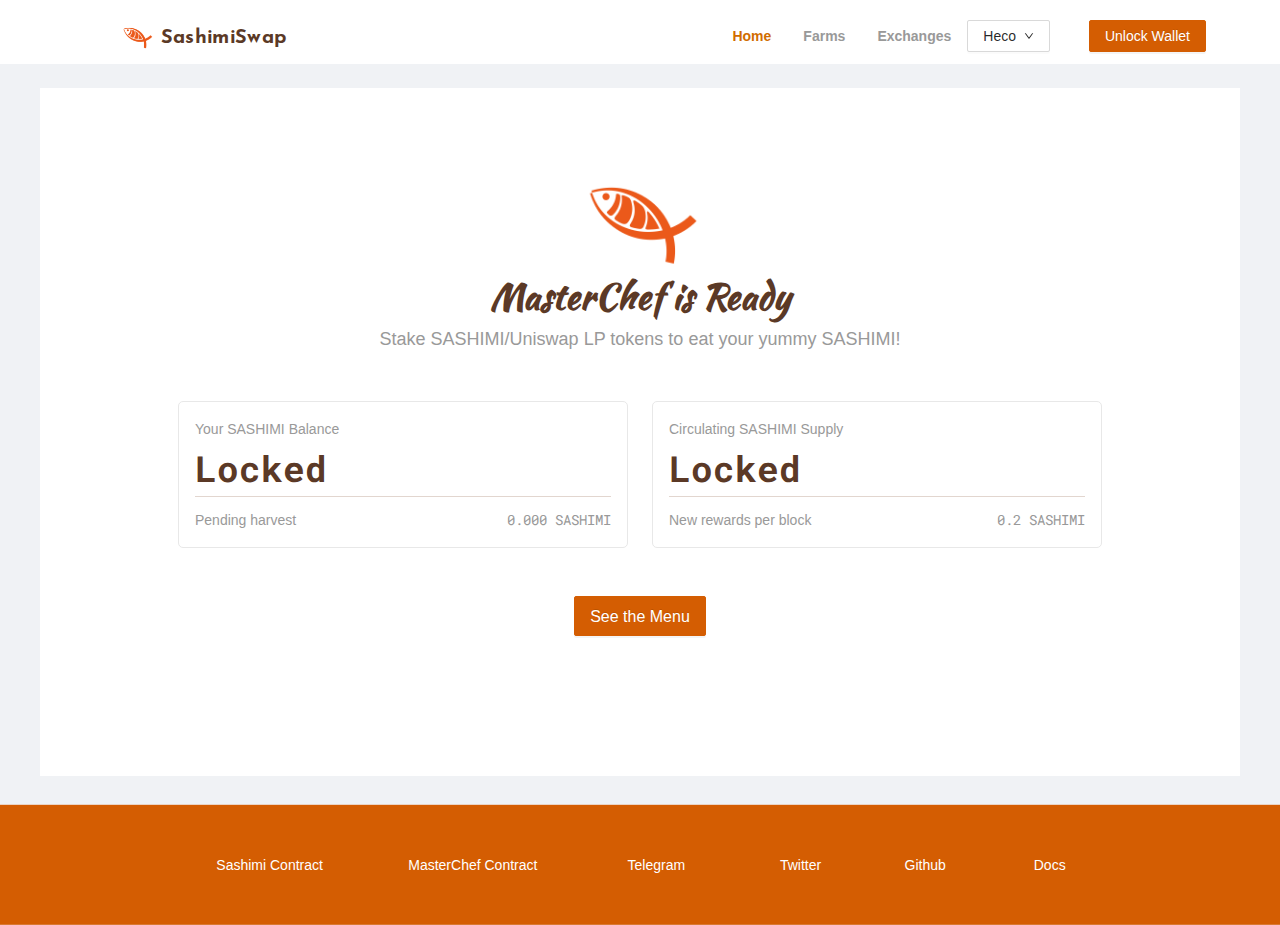
<file: index.html>
<!doctype html><html lang="en"><head><meta charset="utf-8"/><link rel="shortcut icon" href="/favicon.png?t=2"/><meta name="viewport" content="width=device-width,initial-scale=1"/><meta name="theme-color" content="#000000"/><meta name="description" content="Farm SASHIMI with Uniswap LP Token"/><link rel="manifest" href="/manifest.json"/><link href="https://fonts.googleapis.com/css2?family=Kaushan+Script&family=Noto+Sans:wght@400;700&family=Reem+Kufi&family=Roboto+Mono:wght@400;700&display=swap" rel="stylesheet"/><meta name="twitter:image" content="https://aelf.io/gridcn/hero.png"/><meta name="twitter:description" content="Farm SASHIMI with Uniswap LP Token"/><meta name="twitter:card" content="summary"/><meta name="twitter:title" content="🍣 SashimiSwap - An Evolution over Uniswap with Yield Farming"/><title>Sashimi Swap</title><script async src="https://www.googletagmanager.com/gtag/js?id=G-6D86P5TK2C"></script><script>function gtag(){dataLayer.push(arguments)}window.dataLayer=window.dataLayer||[],gtag("js",new Date),gtag("config","G-6D86P5TK2C")</script><link href="/static/css/3.e418e7df.chunk.css" rel="stylesheet"><link href="/static/css/main.778f969c.chunk.css" rel="stylesheet"></head><body οnlοad="window.scrollTo((document.body.scrollWidth-document.body.offsetWidth)/2,0)"><noscript>You need to enable JavaScript to run this app.</noscript><div id="root"></div><script>!function(e){function r(r){for(var n,u,i=r[0],c=r[1],l=r[2],s=0,p=[];s<i.length;s++)u=i[s],Object.prototype.hasOwnProperty.call(o,u)&&o[u]&&p.push(o[u][0]),o[u]=0;for(n in c)Object.prototype.hasOwnProperty.call(c,n)&&(e[n]=c[n]);for(f&&f(r);p.length;)p.shift()();return a.push.apply(a,l||[]),t()}function t(){for(var e,r=0;r<a.length;r++){for(var t=a[r],n=!0,i=1;i<t.length;i++){var c=t[i];0!==o[c]&&(n=!1)}n&&(a.splice(r--,1),e=u(u.s=t[0]))}return e}var n={},o={2:0},a=[];function u(r){if(n[r])return n[r].exports;var t=n[r]={i:r,l:!1,exports:{}};return e[r].call(t.exports,t,t.exports,u),t.l=!0,t.exports}u.e=function(e){var r=[],t=o[e];if(0!==t)if(t)r.push(t[2]);else{var n=new Promise((function(r,n){t=o[e]=[r,n]}));r.push(t[2]=n);var a,i=document.createElement("script");i.charset="utf-8",i.timeout=120,u.nc&&i.setAttribute("nonce",u.nc),i.src=function(e){return u.p+"static/js/"+({}[e]||e)+"."+{0:"77788f9c",4:"6dd10b12",5:"7bd6d052",6:"4e30d4a2",7:"2eceea5a",8:"76e01a1d",9:"116ce378",10:"81c3a0a6",11:"32f017ac"}[e]+".chunk.js"}(e);var c=new Error;a=function(r){i.onerror=i.onload=null,clearTimeout(l);var t=o[e];if(0!==t){if(t){var n=r&&("load"===r.type?"missing":r.type),a=r&&r.target&&r.target.src;c.message="Loading chunk "+e+" failed.\n("+n+": "+a+")",c.name="ChunkLoadError",c.type=n,c.request=a,t[1](c)}o[e]=void 0}};var l=setTimeout((function(){a({type:"timeout",target:i})}),12e4);i.onerror=i.onload=a,document.head.appendChild(i)}return Promise.all(r)},u.m=e,u.c=n,u.d=function(e,r,t){u.o(e,r)||Object.defineProperty(e,r,{enumerable:!0,get:t})},u.r=function(e){"undefined"!=typeof Symbol&&Symbol.toStringTag&&Object.defineProperty(e,Symbol.toStringTag,{value:"Module"}),Object.defineProperty(e,"__esModule",{value:!0})},u.t=function(e,r){if(1&r&&(e=u(e)),8&r)return e;if(4&r&&"object"==typeof e&&e&&e.__esModule)return e;var t=Object.create(null);if(u.r(t),Object.defineProperty(t,"default",{enumerable:!0,value:e}),2&r&&"string"!=typeof e)for(var n in e)u.d(t,n,function(r){return e[r]}.bind(null,n));return t},u.n=function(e){var r=e&&e.__esModule?function(){return e.default}:function(){return e};return u.d(r,"a",r),r},u.o=function(e,r){return Object.prototype.hasOwnProperty.call(e,r)},u.p="/",u.oe=function(e){throw console.error(e),e};var i=this.webpackJsonpsashimi=this.webpackJsonpsashimi||[],c=i.push.bind(i);i.push=r,i=i.slice();for(var l=0;l<i.length;l++)r(i[l]);var f=c;t()}([])</script><script src="/static/js/3.d9cf6586.chunk.js"></script><script src="/static/js/main.5e5f477b.chunk.js"></script></body></html>
</file>
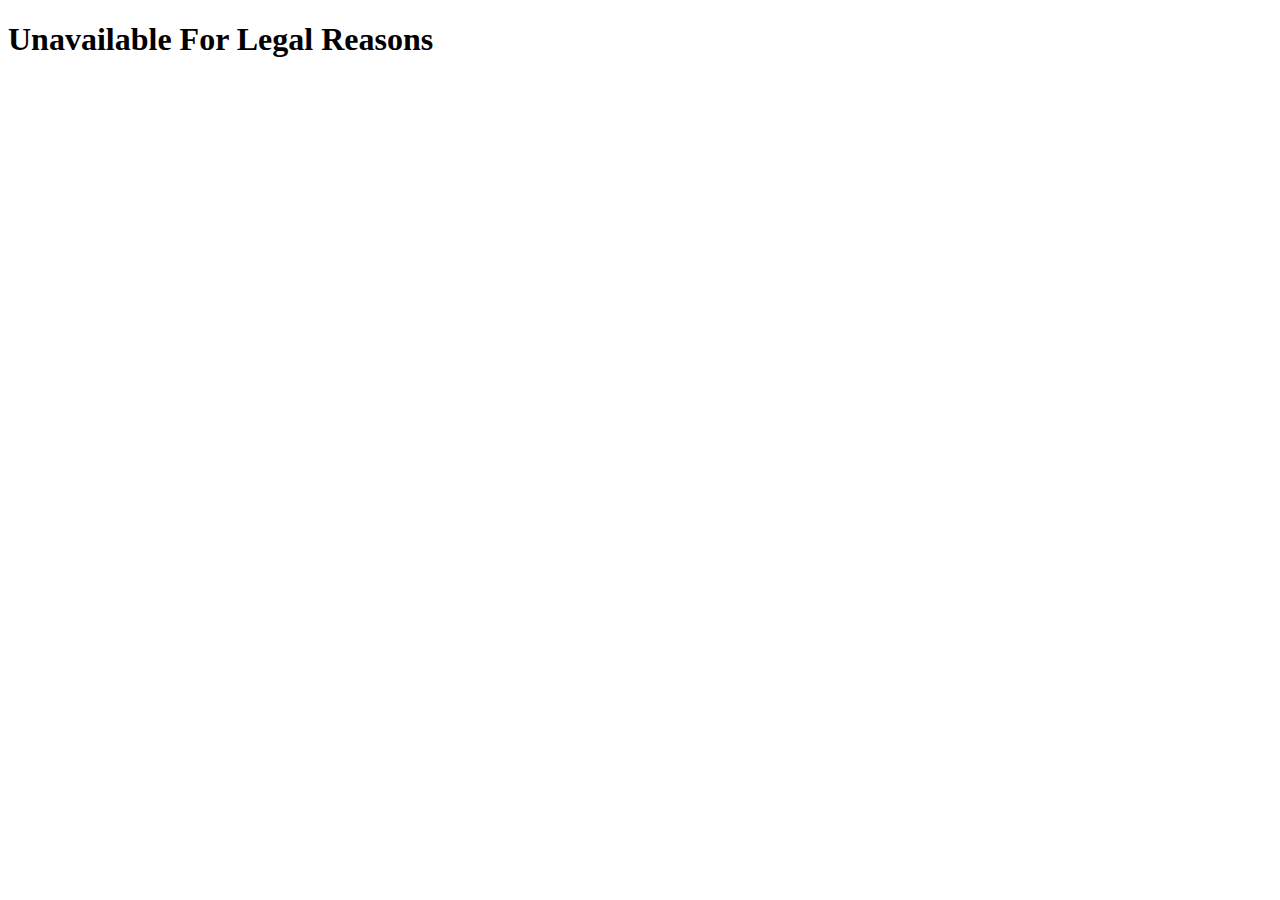
<file: app/451.html>
<!DOCTYPE html>
<html lang="en">
  <head>
    <meta charset="utf-8" />
    <title>Unavailable For Legal Reasons</title>
  </head>
  <body>
    <h1>Unavailable For Legal Reasons</h1>
  </body>
</html>
</file>
<file: static/css/3.e418e7df.chunk.css>
[class*=ant-]::-ms-clear,[class*=ant-] input::-ms-clear,[class*=ant-] input::-ms-reveal,[class^=ant-]::-ms-clear,[class^=ant-] input::-ms-clear,[class^=ant-] input::-ms-reveal{display:none}[class*=ant-],[class*=ant-] *,[class*=ant-] :after,[class*=ant-] :before,[class^=ant-],[class^=ant-] *,[class^=ant-] :after,[class^=ant-] :before{-webkit-box-sizing:border-box;box-sizing:border-box}body,html{width:100%;height:100%}input::-ms-clear,input::-ms-reveal{display:none}*,:after,:before{-webkit-box-sizing:border-box;box-sizing:border-box}html{font-family:sans-serif;line-height:1.15;-webkit-text-size-adjust:100%;-ms-text-size-adjust:100%;-ms-overflow-style:scrollbar;-webkit-tap-highlight-color:rgba(0,0,0,0)}@-ms-viewport{width:device-width}body{margin:0;color:rgba(0,0,0,.85);font-size:14px;font-family:-apple-system,BlinkMacSystemFont,"Segoe UI",Roboto,"Helvetica Neue",Arial,"Noto Sans",sans-serif,"Apple Color Emoji","Segoe UI Emoji","Segoe UI Symbol","Noto Color Emoji";font-variant:tabular-nums;line-height:1.5715;background-color:#fff;-webkit-font-feature-settings:"tnum","tnum";font-feature-settings:"tnum","tnum"}[tabindex="-1"]:focus{outline:none!important}hr{-webkit-box-sizing:content-box;box-sizing:content-box;height:0;overflow:visible}h1,h2,h3,h4,h5,h6{margin-top:0;margin-bottom:.5em;color:rgba(0,0,0,.85);font-weight:500}p{margin-top:0;margin-bottom:1em}abbr[data-original-title],abbr[title]{text-decoration:underline;-webkit-text-decoration:underline dotted;text-decoration:underline dotted;border-bottom:0;cursor:help}address{margin-bottom:1em;font-style:normal;line-height:inherit}input[type=number],input[type=password],input[type=text],textarea{-webkit-appearance:none}dl,ol,ul{margin-top:0;margin-bottom:1em}ol ol,ol ul,ul ol,ul ul{margin-bottom:0}dt{font-weight:500}dd{margin-bottom:.5em;margin-left:0}blockquote{margin:0 0 1em}dfn{font-style:italic}b,strong{font-weight:bolder}small{font-size:80%}sub,sup{position:relative;font-size:75%;line-height:0;vertical-align:baseline}sub{bottom:-.25em}sup{top:-.5em}a{color:#d45d02;text-decoration:none;background-color:transparent;outline:none;cursor:pointer;-webkit-transition:color .3s;transition:color .3s;-webkit-text-decoration-skip:objects}a:hover{color:#e07d26}a:active{color:#ad4500}a:active,a:focus,a:hover{text-decoration:none;outline:0}a[disabled]{color:rgba(0,0,0,.25);cursor:not-allowed;pointer-events:none}code,kbd,pre,samp{font-size:1em;font-family:"SFMono-Regular",Consolas,"Liberation Mono",Menlo,Courier,monospace}pre{margin-top:0;margin-bottom:1em;overflow:auto}figure{margin:0 0 1em}img{vertical-align:middle;border-style:none}svg:not(:root){overflow:hidden}[role=button],a,area,button,input:not([type=range]),label,select,summary,textarea{-ms-touch-action:manipulation;touch-action:manipulation}table{border-collapse:collapse}caption{padding-top:.75em;padding-bottom:.3em;color:rgba(0,0,0,.45);text-align:left;caption-side:bottom}th{text-align:inherit}button,input,optgroup,select,textarea{margin:0;color:inherit;font-size:inherit;font-family:inherit;line-height:inherit}button,input{overflow:visible}button,select{text-transform:none}[type=reset],[type=submit],button,html [type=button]{-webkit-appearance:button}[type=button]::-moz-focus-inner,[type=reset]::-moz-focus-inner,[type=submit]::-moz-focus-inner,button::-moz-focus-inner{padding:0;border-style:none}input[type=checkbox],input[type=radio]{-webkit-box-sizing:border-box;box-sizing:border-box;padding:0}input[type=date],input[type=datetime-local],input[type=month],input[type=time]{-webkit-appearance:listbox}textarea{overflow:auto;resize:vertical}fieldset{min-width:0;margin:0;padding:0;border:0}legend{display:block;width:100%;max-width:100%;margin-bottom:.5em;padding:0;color:inherit;font-size:1.5em;line-height:inherit;white-space:normal}progress{vertical-align:baseline}[type=number]::-webkit-inner-spin-button,[type=number]::-webkit-outer-spin-button{height:auto}[type=search]{outline-offset:-2px;-webkit-appearance:none}[type=search]::-webkit-search-cancel-button,[type=search]::-webkit-search-decoration{-webkit-appearance:none}::-webkit-file-upload-button{font:inherit;-webkit-appearance:button}output{display:inline-block}summary{display:list-item}template{display:none}[hidden]{display:none!important}mark{padding:.2em;background-color:#feffe6}::-moz-selection{color:#fff;background:#d45d02}::selection{color:#fff;background:#d45d02}.clearfix:after,.clearfix:before{display:table;content:""}.clearfix:after{clear:both}.anticon{display:inline-block;color:inherit;font-style:normal;line-height:0;text-align:center;text-transform:none;vertical-align:-.125em;text-rendering:optimizeLegibility;-webkit-font-smoothing:antialiased;-moz-osx-font-smoothing:grayscale}.anticon>*{line-height:1}.anticon svg{display:inline-block}.anticon:before{display:none}.anticon .anticon-icon{display:block}.anticon[tabindex]{cursor:pointer}.anticon-spin,.anticon-spin:before{display:inline-block;-webkit-animation:loadingCircle 1s linear infinite;animation:loadingCircle 1s linear infinite}.fade-appear,.fade-enter,.fade-leave{-webkit-animation-duration:.2s;animation-duration:.2s;-webkit-animation-fill-mode:both;animation-fill-mode:both;-webkit-animation-play-state:paused;animation-play-state:paused}.fade-appear.fade-appear-active,.fade-enter.fade-enter-active{-webkit-animation-name:antFadeIn;animation-name:antFadeIn;-webkit-animation-play-state:running;animation-play-state:running}.fade-leave.fade-leave-active{-webkit-animation-name:antFadeOut;animation-name:antFadeOut;-webkit-animation-play-state:running;animation-play-state:running;pointer-events:none}.fade-appear,.fade-enter{opacity:0}.fade-appear,.fade-enter,.fade-leave{-webkit-animation-timing-function:linear;animation-timing-function:linear}@-webkit-keyframes antFadeIn{0%{opacity:0}to{opacity:1}}@keyframes antFadeIn{0%{opacity:0}to{opacity:1}}@-webkit-keyframes antFadeOut{0%{opacity:1}to{opacity:0}}@keyframes antFadeOut{0%{opacity:1}to{opacity:0}}.move-up-appear,.move-up-enter,.move-up-leave{-webkit-animation-duration:.2s;animation-duration:.2s;-webkit-animation-fill-mode:both;animation-fill-mode:both;-webkit-animation-play-state:paused;animation-play-state:paused}.move-up-appear.move-up-appear-active,.move-up-enter.move-up-enter-active{-webkit-animation-name:antMoveUpIn;animation-name:antMoveUpIn;-webkit-animation-play-state:running;animation-play-state:running}.move-up-leave.move-up-leave-active{-webkit-animation-name:antMoveUpOut;animation-name:antMoveUpOut;-webkit-animation-play-state:running;animation-play-state:running;pointer-events:none}.move-up-appear,.move-up-enter{opacity:0;-webkit-animation-timing-function:cubic-bezier(.08,.82,.17,1);animation-timing-function:cubic-bezier(.08,.82,.17,1)}.move-up-leave{-webkit-animation-timing-function:cubic-bezier(.6,.04,.98,.34);animation-timing-function:cubic-bezier(.6,.04,.98,.34)}.move-down-appear,.move-down-enter,.move-down-leave{-webkit-animation-duration:.2s;animation-duration:.2s;-webkit-animation-fill-mode:both;animation-fill-mode:both;-webkit-animation-play-state:paused;animation-play-state:paused}.move-down-appear.move-down-appear-active,.move-down-enter.move-down-enter-active{-webkit-animation-name:antMoveDownIn;animation-name:antMoveDownIn;-webkit-animation-play-state:running;animation-play-state:running}.move-down-leave.move-down-leave-active{-webkit-animation-name:antMoveDownOut;animation-name:antMoveDownOut;-webkit-animation-play-state:running;animation-play-state:running;pointer-events:none}.move-down-appear,.move-down-enter{opacity:0;-webkit-animation-timing-function:cubic-bezier(.08,.82,.17,1);animation-timing-function:cubic-bezier(.08,.82,.17,1)}.move-down-leave{-webkit-animation-timing-function:cubic-bezier(.6,.04,.98,.34);animation-timing-function:cubic-bezier(.6,.04,.98,.34)}.move-left-appear,.move-left-enter,.move-left-leave{-webkit-animation-duration:.2s;animation-duration:.2s;-webkit-animation-fill-mode:both;animation-fill-mode:both;-webkit-animation-play-state:paused;animation-play-state:paused}.move-left-appear.move-left-appear-active,.move-left-enter.move-left-enter-active{-webkit-animation-name:antMoveLeftIn;animation-name:antMoveLeftIn;-webkit-animation-play-state:running;animation-play-state:running}.move-left-leave.move-left-leave-active{-webkit-animation-name:antMoveLeftOut;animation-name:antMoveLeftOut;-webkit-animation-play-state:running;animation-play-state:running;pointer-events:none}.move-left-appear,.move-left-enter{opacity:0;-webkit-animation-timing-function:cubic-bezier(.08,.82,.17,1);animation-timing-function:cubic-bezier(.08,.82,.17,1)}.move-left-leave{-webkit-animation-timing-function:cubic-bezier(.6,.04,.98,.34);animation-timing-function:cubic-bezier(.6,.04,.98,.34)}.move-right-appear,.move-right-enter,.move-right-leave{-webkit-animation-duration:.2s;animation-duration:.2s;-webkit-animation-fill-mode:both;animation-fill-mode:both;-webkit-animation-play-state:paused;animation-play-state:paused}.move-right-appear.move-right-appear-active,.move-right-enter.move-right-enter-active{-webkit-animation-name:antMoveRightIn;animation-name:antMoveRightIn;-webkit-animation-play-state:running;animation-play-state:running}.move-right-leave.move-right-leave-active{-webkit-animation-name:antMoveRightOut;animation-name:antMoveRightOut;-webkit-animation-play-state:running;animation-play-state:running;pointer-events:none}.move-right-appear,.move-right-enter{opacity:0;-webkit-animation-timing-function:cubic-bezier(.08,.82,.17,1);animation-timing-function:cubic-bezier(.08,.82,.17,1)}.move-right-leave{-webkit-animation-timing-function:cubic-bezier(.6,.04,.98,.34);animation-timing-function:cubic-bezier(.6,.04,.98,.34)}@-webkit-keyframes antMoveDownIn{0%{-webkit-transform:translateY(100%);transform:translateY(100%);-webkit-transform-origin:0 0;transform-origin:0 0;opacity:0}to{-webkit-transform:translateY(0);transform:translateY(0);-webkit-transform-origin:0 0;transform-origin:0 0;opacity:1}}@keyframes antMoveDownIn{0%{-webkit-transform:translateY(100%);transform:translateY(100%);-webkit-transform-origin:0 0;transform-origin:0 0;opacity:0}to{-webkit-transform:translateY(0);transform:translateY(0);-webkit-transform-origin:0 0;transform-origin:0 0;opacity:1}}@-webkit-keyframes antMoveDownOut{0%{-webkit-transform:translateY(0);transform:translateY(0);-webkit-transform-origin:0 0;transform-origin:0 0;opacity:1}to{-webkit-transform:translateY(100%);transform:translateY(100%);-webkit-transform-origin:0 0;transform-origin:0 0;opacity:0}}@keyframes antMoveDownOut{0%{-webkit-transform:translateY(0);transform:translateY(0);-webkit-transform-origin:0 0;transform-origin:0 0;opacity:1}to{-webkit-transform:translateY(100%);transform:translateY(100%);-webkit-transform-origin:0 0;transform-origin:0 0;opacity:0}}@-webkit-keyframes antMoveLeftIn{0%{-webkit-transform:translateX(-100%);transform:translateX(-100%);-webkit-transform-origin:0 0;transform-origin:0 0;opacity:0}to{-webkit-transform:translateX(0);transform:translateX(0);-webkit-transform-origin:0 0;transform-origin:0 0;opacity:1}}@keyframes antMoveLeftIn{0%{-webkit-transform:translateX(-100%);transform:translateX(-100%);-webkit-transform-origin:0 0;transform-origin:0 0;opacity:0}to{-webkit-transform:translateX(0);transform:translateX(0);-webkit-transform-origin:0 0;transform-origin:0 0;opacity:1}}@-webkit-keyframes antMoveLeftOut{0%{-webkit-transform:translateX(0);transform:translateX(0);-webkit-transform-origin:0 0;transform-origin:0 0;opacity:1}to{-webkit-transform:translateX(-100%);transform:translateX(-100%);-webkit-transform-origin:0 0;transform-origin:0 0;opacity:0}}@keyframes antMoveLeftOut{0%{-webkit-transform:translateX(0);transform:translateX(0);-webkit-transform-origin:0 0;transform-origin:0 0;opacity:1}to{-webkit-transform:translateX(-100%);transform:translateX(-100%);-webkit-transform-origin:0 0;transform-origin:0 0;opacity:0}}@-webkit-keyframes antMoveRightIn{0%{-webkit-transform:translateX(100%);transform:translateX(100%);-webkit-transform-origin:0 0;transform-origin:0 0;opacity:0}to{-webkit-transform:translateX(0);transform:translateX(0);-webkit-transform-origin:0 0;transform-origin:0 0;opacity:1}}@keyframes antMoveRightIn{0%{-webkit-transform:translateX(100%);transform:translateX(100%);-webkit-transform-origin:0 0;transform-origin:0 0;opacity:0}to{-webkit-transform:translateX(0);transform:translateX(0);-webkit-transform-origin:0 0;transform-origin:0 0;opacity:1}}@-webkit-keyframes antMoveRightOut{0%{-webkit-transform:translateX(0);transform:translateX(0);-webkit-transform-origin:0 0;transform-origin:0 0;opacity:1}to{-webkit-transform:translateX(100%);transform:translateX(100%);-webkit-transform-origin:0 0;transform-origin:0 0;opacity:0}}@keyframes antMoveRightOut{0%{-webkit-transform:translateX(0);transform:translateX(0);-webkit-transform-origin:0 0;transform-origin:0 0;opacity:1}to{-webkit-transform:translateX(100%);transform:translateX(100%);-webkit-transform-origin:0 0;transform-origin:0 0;opacity:0}}@-webkit-keyframes antMoveUpIn{0%{-webkit-transform:translateY(-100%);transform:translateY(-100%);-webkit-transform-origin:0 0;transform-origin:0 0;opacity:0}to{-webkit-transform:translateY(0);transform:translateY(0);-webkit-transform-origin:0 0;transform-origin:0 0;opacity:1}}@keyframes antMoveUpIn{0%{-webkit-transform:translateY(-100%);transform:translateY(-100%);-webkit-transform-origin:0 0;transform-origin:0 0;opacity:0}to{-webkit-transform:translateY(0);transform:translateY(0);-webkit-transform-origin:0 0;transform-origin:0 0;opacity:1}}@-webkit-keyframes antMoveUpOut{0%{-webkit-transform:translateY(0);transform:translateY(0);-webkit-transform-origin:0 0;transform-origin:0 0;opacity:1}to{-webkit-transform:translateY(-100%);transform:translateY(-100%);-webkit-transform-origin:0 0;transform-origin:0 0;opacity:0}}@keyframes antMoveUpOut{0%{-webkit-transform:translateY(0);transform:translateY(0);-webkit-transform-origin:0 0;transform-origin:0 0;opacity:1}to{-webkit-transform:translateY(-100%);transform:translateY(-100%);-webkit-transform-origin:0 0;transform-origin:0 0;opacity:0}}@-webkit-keyframes loadingCircle{to{-webkit-transform:rotate(1turn);transform:rotate(1turn)}}@keyframes loadingCircle{to{-webkit-transform:rotate(1turn);transform:rotate(1turn)}}[ant-click-animating-without-extra-node=true],[ant-click-animating=true]{position:relative}html{--antd-wave-shadow-color:#d45d02;--scroll-bar:0}.ant-click-animating-node,[ant-click-animating-without-extra-node=true]:after{position:absolute;top:0;right:0;bottom:0;left:0;display:block;border-radius:inherit;-webkit-box-shadow:0 0 0 0 #d45d02;box-shadow:0 0 0 0 #d45d02;-webkit-box-shadow:0 0 0 0 var(--antd-wave-shadow-color);box-shadow:0 0 0 0 var(--antd-wave-shadow-color);opacity:.2;-webkit-animation:fadeEffect 2s cubic-bezier(.08,.82,.17,1),waveEffect .4s cubic-bezier(.08,.82,.17,1);animation:fadeEffect 2s cubic-bezier(.08,.82,.17,1),waveEffect .4s cubic-bezier(.08,.82,.17,1);-webkit-animation-fill-mode:forwards;animation-fill-mode:forwards;content:"";pointer-events:none}@-webkit-keyframes waveEffect{to{-webkit-box-shadow:0 0 0 #d45d02;box-shadow:0 0 0 #d45d02;-webkit-box-shadow:0 0 0 6px #d45d02;box-shadow:0 0 0 6px #d45d02;-webkit-box-shadow:0 0 0 6px var(--antd-wave-shadow-color);box-shadow:0 0 0 6px var(--antd-wave-shadow-color)}}@keyframes waveEffect{to{-webkit-box-shadow:0 0 0 #d45d02;box-shadow:0 0 0 #d45d02;-webkit-box-shadow:0 0 0 6px #d45d02;box-shadow:0 0 0 6px #d45d02;-webkit-box-shadow:0 0 0 6px var(--antd-wave-shadow-color);box-shadow:0 0 0 6px var(--antd-wave-shadow-color)}}@-webkit-keyframes fadeEffect{to{opacity:0}}@keyframes fadeEffect{to{opacity:0}}.slide-up-appear,.slide-up-enter,.slide-up-leave{-webkit-animation-duration:.2s;animation-duration:.2s;-webkit-animation-fill-mode:both;animation-fill-mode:both;-webkit-animation-play-state:paused;animation-play-state:paused}.slide-up-appear.slide-up-appear-active,.slide-up-enter.slide-up-enter-active{-webkit-animation-name:antSlideUpIn;animation-name:antSlideUpIn;-webkit-animation-play-state:running;animation-play-state:running}.slide-up-leave.slide-up-leave-active{-webkit-animation-name:antSlideUpOut;animation-name:antSlideUpOut;-webkit-animation-play-state:running;animation-play-state:running;pointer-events:none}.slide-up-appear,.slide-up-enter{opacity:0;-webkit-animation-timing-function:cubic-bezier(.23,1,.32,1);animation-timing-function:cubic-bezier(.23,1,.32,1)}.slide-up-leave{-webkit-animation-timing-function:cubic-bezier(.755,.05,.855,.06);animation-timing-function:cubic-bezier(.755,.05,.855,.06)}.slide-down-appear,.slide-down-enter,.slide-down-leave{-webkit-animation-duration:.2s;animation-duration:.2s;-webkit-animation-fill-mode:both;animation-fill-mode:both;-webkit-animation-play-state:paused;animation-play-state:paused}.slide-down-appear.slide-down-appear-active,.slide-down-enter.slide-down-enter-active{-webkit-animation-name:antSlideDownIn;animation-name:antSlideDownIn;-webkit-animation-play-state:running;animation-play-state:running}.slide-down-leave.slide-down-leave-active{-webkit-animation-name:antSlideDownOut;animation-name:antSlideDownOut;-webkit-animation-play-state:running;animation-play-state:running;pointer-events:none}.slide-down-appear,.slide-down-enter{opacity:0;-webkit-animation-timing-function:cubic-bezier(.23,1,.32,1);animation-timing-function:cubic-bezier(.23,1,.32,1)}.slide-down-leave{-webkit-animation-timing-function:cubic-bezier(.755,.05,.855,.06);animation-timing-function:cubic-bezier(.755,.05,.855,.06)}.slide-left-appear,.slide-left-enter,.slide-left-leave{-webkit-animation-duration:.2s;animation-duration:.2s;-webkit-animation-fill-mode:both;animation-fill-mode:both;-webkit-animation-play-state:paused;animation-play-state:paused}.slide-left-appear.slide-left-appear-active,.slide-left-enter.slide-left-enter-active{-webkit-animation-name:antSlideLeftIn;animation-name:antSlideLeftIn;-webkit-animation-play-state:running;animation-play-state:running}.slide-left-leave.slide-left-leave-active{-webkit-animation-name:antSlideLeftOut;animation-name:antSlideLeftOut;-webkit-animation-play-state:running;animation-play-state:running;pointer-events:none}.slide-left-appear,.slide-left-enter{opacity:0;-webkit-animation-timing-function:cubic-bezier(.23,1,.32,1);animation-timing-function:cubic-bezier(.23,1,.32,1)}.slide-left-leave{-webkit-animation-timing-function:cubic-bezier(.755,.05,.855,.06);animation-timing-function:cubic-bezier(.755,.05,.855,.06)}.slide-right-appear,.slide-right-enter,.slide-right-leave{-webkit-animation-duration:.2s;animation-duration:.2s;-webkit-animation-fill-mode:both;animation-fill-mode:both;-webkit-animation-play-state:paused;animation-play-state:paused}.slide-right-appear.slide-right-appear-active,.slide-right-enter.slide-right-enter-active{-webkit-animation-name:antSlideRightIn;animation-name:antSlideRightIn;-webkit-animation-play-state:running;animation-play-state:running}.slide-right-leave.slide-right-leave-active{-webkit-animation-name:antSlideRightOut;animation-name:antSlideRightOut;-webkit-animation-play-state:running;animation-play-state:running;pointer-events:none}.slide-right-appear,.slide-right-enter{opacity:0;-webkit-animation-timing-function:cubic-bezier(.23,1,.32,1);animation-timing-function:cubic-bezier(.23,1,.32,1)}.slide-right-leave{-webkit-animation-timing-function:cubic-bezier(.755,.05,.855,.06);animation-timing-function:cubic-bezier(.755,.05,.855,.06)}@-webkit-keyframes antSlideUpIn{0%{-webkit-transform:scaleY(.8);transform:scaleY(.8);-webkit-transform-origin:0 0;transform-origin:0 0;opacity:0}to{-webkit-transform:scaleY(1);transform:scaleY(1);-webkit-transform-origin:0 0;transform-origin:0 0;opacity:1}}@keyframes antSlideUpIn{0%{-webkit-transform:scaleY(.8);transform:scaleY(.8);-webkit-transform-origin:0 0;transform-origin:0 0;opacity:0}to{-webkit-transform:scaleY(1);transform:scaleY(1);-webkit-transform-origin:0 0;transform-origin:0 0;opacity:1}}@-webkit-keyframes antSlideUpOut{0%{-webkit-transform:scaleY(1);transform:scaleY(1);-webkit-transform-origin:0 0;transform-origin:0 0;opacity:1}to{-webkit-transform:scaleY(.8);transform:scaleY(.8);-webkit-transform-origin:0 0;transform-origin:0 0;opacity:0}}@keyframes antSlideUpOut{0%{-webkit-transform:scaleY(1);transform:scaleY(1);-webkit-transform-origin:0 0;transform-origin:0 0;opacity:1}to{-webkit-transform:scaleY(.8);transform:scaleY(.8);-webkit-transform-origin:0 0;transform-origin:0 0;opacity:0}}@-webkit-keyframes antSlideDownIn{0%{-webkit-transform:scaleY(.8);transform:scaleY(.8);-webkit-transform-origin:100% 100%;transform-origin:100% 100%;opacity:0}to{-webkit-transform:scaleY(1);transform:scaleY(1);-webkit-transform-origin:100% 100%;transform-origin:100% 100%;opacity:1}}@keyframes antSlideDownIn{0%{-webkit-transform:scaleY(.8);transform:scaleY(.8);-webkit-transform-origin:100% 100%;transform-origin:100% 100%;opacity:0}to{-webkit-transform:scaleY(1);transform:scaleY(1);-webkit-transform-origin:100% 100%;transform-origin:100% 100%;opacity:1}}@-webkit-keyframes antSlideDownOut{0%{-webkit-transform:scaleY(1);transform:scaleY(1);-webkit-transform-origin:100% 100%;transform-origin:100% 100%;opacity:1}to{-webkit-transform:scaleY(.8);transform:scaleY(.8);-webkit-transform-origin:100% 100%;transform-origin:100% 100%;opacity:0}}@keyframes antSlideDownOut{0%{-webkit-transform:scaleY(1);transform:scaleY(1);-webkit-transform-origin:100% 100%;transform-origin:100% 100%;opacity:1}to{-webkit-transform:scaleY(.8);transform:scaleY(.8);-webkit-transform-origin:100% 100%;transform-origin:100% 100%;opacity:0}}@-webkit-keyframes antSlideLeftIn{0%{-webkit-transform:scaleX(.8);transform:scaleX(.8);-webkit-transform-origin:0 0;transform-origin:0 0;opacity:0}to{-webkit-transform:scaleX(1);transform:scaleX(1);-webkit-transform-origin:0 0;transform-origin:0 0;opacity:1}}@keyframes antSlideLeftIn{0%{-webkit-transform:scaleX(.8);transform:scaleX(.8);-webkit-transform-origin:0 0;transform-origin:0 0;opacity:0}to{-webkit-transform:scaleX(1);transform:scaleX(1);-webkit-transform-origin:0 0;transform-origin:0 0;opacity:1}}@-webkit-keyframes antSlideLeftOut{0%{-webkit-transform:scaleX(1);transform:scaleX(1);-webkit-transform-origin:0 0;transform-origin:0 0;opacity:1}to{-webkit-transform:scaleX(.8);transform:scaleX(.8);-webkit-transform-origin:0 0;transform-origin:0 0;opacity:0}}@keyframes antSlideLeftOut{0%{-webkit-transform:scaleX(1);transform:scaleX(1);-webkit-transform-origin:0 0;transform-origin:0 0;opacity:1}to{-webkit-transform:scaleX(.8);transform:scaleX(.8);-webkit-transform-origin:0 0;transform-origin:0 0;opacity:0}}@-webkit-keyframes antSlideRightIn{0%{-webkit-transform:scaleX(.8);transform:scaleX(.8);-webkit-transform-origin:100% 0;transform-origin:100% 0;opacity:0}to{-webkit-transform:scaleX(1);transform:scaleX(1);-webkit-transform-origin:100% 0;transform-origin:100% 0;opacity:1}}@keyframes antSlideRightIn{0%{-webkit-transform:scaleX(.8);transform:scaleX(.8);-webkit-transform-origin:100% 0;transform-origin:100% 0;opacity:0}to{-webkit-transform:scaleX(1);transform:scaleX(1);-webkit-transform-origin:100% 0;transform-origin:100% 0;opacity:1}}@-webkit-keyframes antSlideRightOut{0%{-webkit-transform:scaleX(1);transform:scaleX(1);-webkit-transform-origin:100% 0;transform-origin:100% 0;opacity:1}to{-webkit-transform:scaleX(.8);transform:scaleX(.8);-webkit-transform-origin:100% 0;transform-origin:100% 0;opacity:0}}@keyframes antSlideRightOut{0%{-webkit-transform:scaleX(1);transform:scaleX(1);-webkit-transform-origin:100% 0;transform-origin:100% 0;opacity:1}to{-webkit-transform:scaleX(.8);transform:scaleX(.8);-webkit-transform-origin:100% 0;transform-origin:100% 0;opacity:0}}.zoom-appear,.zoom-enter,.zoom-leave{-webkit-animation-duration:.2s;animation-duration:.2s;-webkit-animation-fill-mode:both;animation-fill-mode:both;-webkit-animation-play-state:paused;animation-play-state:paused}.zoom-appear.zoom-appear-active,.zoom-enter.zoom-enter-active{-webkit-animation-name:antZoomIn;animation-name:antZoomIn;-webkit-animation-play-state:running;animation-play-state:running}.zoom-leave.zoom-leave-active{-webkit-animation-name:antZoomOut;animation-name:antZoomOut;-webkit-animation-play-state:running;animation-play-state:running;pointer-events:none}.zoom-appear,.zoom-enter{-webkit-transform:scale(0);transform:scale(0);opacity:0;-webkit-animation-timing-function:cubic-bezier(.08,.82,.17,1);animation-timing-function:cubic-bezier(.08,.82,.17,1)}.zoom-appear-prepare,.zoom-enter-prepare{-webkit-transform:none;transform:none}.zoom-leave{-webkit-animation-timing-function:cubic-bezier(.78,.14,.15,.86);animation-timing-function:cubic-bezier(.78,.14,.15,.86)}.zoom-big-appear,.zoom-big-enter,.zoom-big-leave{-webkit-animation-duration:.2s;animation-duration:.2s;-webkit-animation-fill-mode:both;animation-fill-mode:both;-webkit-animation-play-state:paused;animation-play-state:paused}.zoom-big-appear.zoom-big-appear-active,.zoom-big-enter.zoom-big-enter-active{-webkit-animation-name:antZoomBigIn;animation-name:antZoomBigIn;-webkit-animation-play-state:running;animation-play-state:running}.zoom-big-leave.zoom-big-leave-active{-webkit-animation-name:antZoomBigOut;animation-name:antZoomBigOut;-webkit-animation-play-state:running;animation-play-state:running;pointer-events:none}.zoom-big-appear,.zoom-big-enter{-webkit-transform:scale(0);transform:scale(0);opacity:0;-webkit-animation-timing-function:cubic-bezier(.08,.82,.17,1);animation-timing-function:cubic-bezier(.08,.82,.17,1)}.zoom-big-appear-prepare,.zoom-big-enter-prepare{-webkit-transform:none;transform:none}.zoom-big-leave{-webkit-animation-timing-function:cubic-bezier(.78,.14,.15,.86);animation-timing-function:cubic-bezier(.78,.14,.15,.86)}.zoom-big-fast-appear,.zoom-big-fast-enter,.zoom-big-fast-leave{-webkit-animation-duration:.1s;animation-duration:.1s;-webkit-animation-fill-mode:both;animation-fill-mode:both;-webkit-animation-play-state:paused;animation-play-state:paused}.zoom-big-fast-appear.zoom-big-fast-appear-active,.zoom-big-fast-enter.zoom-big-fast-enter-active{-webkit-animation-name:antZoomBigIn;animation-name:antZoomBigIn;-webkit-animation-play-state:running;animation-play-state:running}.zoom-big-fast-leave.zoom-big-fast-leave-active{-webkit-animation-name:antZoomBigOut;animation-name:antZoomBigOut;-webkit-animation-play-state:running;animation-play-state:running;pointer-events:none}.zoom-big-fast-appear,.zoom-big-fast-enter{-webkit-transform:scale(0);transform:scale(0);opacity:0;-webkit-animation-timing-function:cubic-bezier(.08,.82,.17,1);animation-timing-function:cubic-bezier(.08,.82,.17,1)}.zoom-big-fast-appear-prepare,.zoom-big-fast-enter-prepare{-webkit-transform:none;transform:none}.zoom-big-fast-leave{-webkit-animation-timing-function:cubic-bezier(.78,.14,.15,.86);animation-timing-function:cubic-bezier(.78,.14,.15,.86)}.zoom-up-appear,.zoom-up-enter,.zoom-up-leave{-webkit-animation-duration:.2s;animation-duration:.2s;-webkit-animation-fill-mode:both;animation-fill-mode:both;-webkit-animation-play-state:paused;animation-play-state:paused}.zoom-up-appear.zoom-up-appear-active,.zoom-up-enter.zoom-up-enter-active{-webkit-animation-name:antZoomUpIn;animation-name:antZoomUpIn;-webkit-animation-play-state:running;animation-play-state:running}.zoom-up-leave.zoom-up-leave-active{-webkit-animation-name:antZoomUpOut;animation-name:antZoomUpOut;-webkit-animation-play-state:running;animation-play-state:running;pointer-events:none}.zoom-up-appear,.zoom-up-enter{-webkit-transform:scale(0);transform:scale(0);opacity:0;-webkit-animation-timing-function:cubic-bezier(.08,.82,.17,1);animation-timing-function:cubic-bezier(.08,.82,.17,1)}.zoom-up-appear-prepare,.zoom-up-enter-prepare{-webkit-transform:none;transform:none}.zoom-up-leave{-webkit-animation-timing-function:cubic-bezier(.78,.14,.15,.86);animation-timing-function:cubic-bezier(.78,.14,.15,.86)}.zoom-down-appear,.zoom-down-enter,.zoom-down-leave{-webkit-animation-duration:.2s;animation-duration:.2s;-webkit-animation-fill-mode:both;animation-fill-mode:both;-webkit-animation-play-state:paused;animation-play-state:paused}.zoom-down-appear.zoom-down-appear-active,.zoom-down-enter.zoom-down-enter-active{-webkit-animation-name:antZoomDownIn;animation-name:antZoomDownIn;-webkit-animation-play-state:running;animation-play-state:running}.zoom-down-leave.zoom-down-leave-active{-webkit-animation-name:antZoomDownOut;animation-name:antZoomDownOut;-webkit-animation-play-state:running;animation-play-state:running;pointer-events:none}.zoom-down-appear,.zoom-down-enter{-webkit-transform:scale(0);transform:scale(0);opacity:0;-webkit-animation-timing-function:cubic-bezier(.08,.82,.17,1);animation-timing-function:cubic-bezier(.08,.82,.17,1)}.zoom-down-appear-prepare,.zoom-down-enter-prepare{-webkit-transform:none;transform:none}.zoom-down-leave{-webkit-animation-timing-function:cubic-bezier(.78,.14,.15,.86);animation-timing-function:cubic-bezier(.78,.14,.15,.86)}.zoom-left-appear,.zoom-left-enter,.zoom-left-leave{-webkit-animation-duration:.2s;animation-duration:.2s;-webkit-animation-fill-mode:both;animation-fill-mode:both;-webkit-animation-play-state:paused;animation-play-state:paused}.zoom-left-appear.zoom-left-appear-active,.zoom-left-enter.zoom-left-enter-active{-webkit-animation-name:antZoomLeftIn;animation-name:antZoomLeftIn;-webkit-animation-play-state:running;animation-play-state:running}.zoom-left-leave.zoom-left-leave-active{-webkit-animation-name:antZoomLeftOut;animation-name:antZoomLeftOut;-webkit-animation-play-state:running;animation-play-state:running;pointer-events:none}.zoom-left-appear,.zoom-left-enter{-webkit-transform:scale(0);transform:scale(0);opacity:0;-webkit-animation-timing-function:cubic-bezier(.08,.82,.17,1);animation-timing-function:cubic-bezier(.08,.82,.17,1)}.zoom-left-appear-prepare,.zoom-left-enter-prepare{-webkit-transform:none;transform:none}.zoom-left-leave{-webkit-animation-timing-function:cubic-bezier(.78,.14,.15,.86);animation-timing-function:cubic-bezier(.78,.14,.15,.86)}.zoom-right-appear,.zoom-right-enter,.zoom-right-leave{-webkit-animation-duration:.2s;animation-duration:.2s;-webkit-animation-fill-mode:both;animation-fill-mode:both;-webkit-animation-play-state:paused;animation-play-state:paused}.zoom-right-appear.zoom-right-appear-active,.zoom-right-enter.zoom-right-enter-active{-webkit-animation-name:antZoomRightIn;animation-name:antZoomRightIn;-webkit-animation-play-state:running;animation-play-state:running}.zoom-right-leave.zoom-right-leave-active{-webkit-animation-name:antZoomRightOut;animation-name:antZoomRightOut;-webkit-animation-play-state:running;animation-play-state:running;pointer-events:none}.zoom-right-appear,.zoom-right-enter{-webkit-transform:scale(0);transform:scale(0);opacity:0;-webkit-animation-timing-function:cubic-bezier(.08,.82,.17,1);animation-timing-function:cubic-bezier(.08,.82,.17,1)}.zoom-right-appear-prepare,.zoom-right-enter-prepare{-webkit-transform:none;transform:none}.zoom-right-leave{-webkit-animation-timing-function:cubic-bezier(.78,.14,.15,.86);animation-timing-function:cubic-bezier(.78,.14,.15,.86)}@-webkit-keyframes antZoomIn{0%{-webkit-transform:scale(.2);transform:scale(.2);opacity:0}to{-webkit-transform:scale(1);transform:scale(1);opacity:1}}@keyframes antZoomIn{0%{-webkit-transform:scale(.2);transform:scale(.2);opacity:0}to{-webkit-transform:scale(1);transform:scale(1);opacity:1}}@-webkit-keyframes antZoomOut{0%{-webkit-transform:scale(1);transform:scale(1)}to{-webkit-transform:scale(.2);transform:scale(.2);opacity:0}}@keyframes antZoomOut{0%{-webkit-transform:scale(1);transform:scale(1)}to{-webkit-transform:scale(.2);transform:scale(.2);opacity:0}}@-webkit-keyframes antZoomBigIn{0%{-webkit-transform:scale(.8);transform:scale(.8);opacity:0}to{-webkit-transform:scale(1);transform:scale(1);opacity:1}}@keyframes antZoomBigIn{0%{-webkit-transform:scale(.8);transform:scale(.8);opacity:0}to{-webkit-transform:scale(1);transform:scale(1);opacity:1}}@-webkit-keyframes antZoomBigOut{0%{-webkit-transform:scale(1);transform:scale(1)}to{-webkit-transform:scale(.8);transform:scale(.8);opacity:0}}@keyframes antZoomBigOut{0%{-webkit-transform:scale(1);transform:scale(1)}to{-webkit-transform:scale(.8);transform:scale(.8);opacity:0}}@-webkit-keyframes antZoomUpIn{0%{-webkit-transform:scale(.8);transform:scale(.8);-webkit-transform-origin:50% 0;transform-origin:50% 0;opacity:0}to{-webkit-transform:scale(1);transform:scale(1);-webkit-transform-origin:50% 0;transform-origin:50% 0}}@keyframes antZoomUpIn{0%{-webkit-transform:scale(.8);transform:scale(.8);-webkit-transform-origin:50% 0;transform-origin:50% 0;opacity:0}to{-webkit-transform:scale(1);transform:scale(1);-webkit-transform-origin:50% 0;transform-origin:50% 0}}@-webkit-keyframes antZoomUpOut{0%{-webkit-transform:scale(1);transform:scale(1);-webkit-transform-origin:50% 0;transform-origin:50% 0}to{-webkit-transform:scale(.8);transform:scale(.8);-webkit-transform-origin:50% 0;transform-origin:50% 0;opacity:0}}@keyframes antZoomUpOut{0%{-webkit-transform:scale(1);transform:scale(1);-webkit-transform-origin:50% 0;transform-origin:50% 0}to{-webkit-transform:scale(.8);transform:scale(.8);-webkit-transform-origin:50% 0;transform-origin:50% 0;opacity:0}}@-webkit-keyframes antZoomLeftIn{0%{-webkit-transform:scale(.8);transform:scale(.8);-webkit-transform-origin:0 50%;transform-origin:0 50%;opacity:0}to{-webkit-transform:scale(1);transform:scale(1);-webkit-transform-origin:0 50%;transform-origin:0 50%}}@keyframes antZoomLeftIn{0%{-webkit-transform:scale(.8);transform:scale(.8);-webkit-transform-origin:0 50%;transform-origin:0 50%;opacity:0}to{-webkit-transform:scale(1);transform:scale(1);-webkit-transform-origin:0 50%;transform-origin:0 50%}}@-webkit-keyframes antZoomLeftOut{0%{-webkit-transform:scale(1);transform:scale(1);-webkit-transform-origin:0 50%;transform-origin:0 50%}to{-webkit-transform:scale(.8);transform:scale(.8);-webkit-transform-origin:0 50%;transform-origin:0 50%;opacity:0}}@keyframes antZoomLeftOut{0%{-webkit-transform:scale(1);transform:scale(1);-webkit-transform-origin:0 50%;transform-origin:0 50%}to{-webkit-transform:scale(.8);transform:scale(.8);-webkit-transform-origin:0 50%;transform-origin:0 50%;opacity:0}}@-webkit-keyframes antZoomRightIn{0%{-webkit-transform:scale(.8);transform:scale(.8);-webkit-transform-origin:100% 50%;transform-origin:100% 50%;opacity:0}to{-webkit-transform:scale(1);transform:scale(1);-webkit-transform-origin:100% 50%;transform-origin:100% 50%}}@keyframes antZoomRightIn{0%{-webkit-transform:scale(.8);transform:scale(.8);-webkit-transform-origin:100% 50%;transform-origin:100% 50%;opacity:0}to{-webkit-transform:scale(1);transform:scale(1);-webkit-transform-origin:100% 50%;transform-origin:100% 50%}}@-webkit-keyframes antZoomRightOut{0%{-webkit-transform:scale(1);transform:scale(1);-webkit-transform-origin:100% 50%;transform-origin:100% 50%}to{-webkit-transform:scale(.8);transform:scale(.8);-webkit-transform-origin:100% 50%;transform-origin:100% 50%;opacity:0}}@keyframes antZoomRightOut{0%{-webkit-transform:scale(1);transform:scale(1);-webkit-transform-origin:100% 50%;transform-origin:100% 50%}to{-webkit-transform:scale(.8);transform:scale(.8);-webkit-transform-origin:100% 50%;transform-origin:100% 50%;opacity:0}}@-webkit-keyframes antZoomDownIn{0%{-webkit-transform:scale(.8);transform:scale(.8);-webkit-transform-origin:50% 100%;transform-origin:50% 100%;opacity:0}to{-webkit-transform:scale(1);transform:scale(1);-webkit-transform-origin:50% 100%;transform-origin:50% 100%}}@keyframes antZoomDownIn{0%{-webkit-transform:scale(.8);transform:scale(.8);-webkit-transform-origin:50% 100%;transform-origin:50% 100%;opacity:0}to{-webkit-transform:scale(1);transform:scale(1);-webkit-transform-origin:50% 100%;transform-origin:50% 100%}}@-webkit-keyframes antZoomDownOut{0%{-webkit-transform:scale(1);transform:scale(1);-webkit-transform-origin:50% 100%;transform-origin:50% 100%}to{-webkit-transform:scale(.8);transform:scale(.8);-webkit-transform-origin:50% 100%;transform-origin:50% 100%;opacity:0}}@keyframes antZoomDownOut{0%{-webkit-transform:scale(1);transform:scale(1);-webkit-transform-origin:50% 100%;transform-origin:50% 100%}to{-webkit-transform:scale(.8);transform:scale(.8);-webkit-transform-origin:50% 100%;transform-origin:50% 100%;opacity:0}}.ant-motion-collapse-legacy{overflow:hidden}.ant-motion-collapse,.ant-motion-collapse-legacy-active{-webkit-transition:height .15s cubic-bezier(.645,.045,.355,1),opacity .15s cubic-bezier(.645,.045,.355,1)!important;transition:height .15s cubic-bezier(.645,.045,.355,1),opacity .15s cubic-bezier(.645,.045,.355,1)!important}.ant-motion-collapse{overflow:hidden}.ant-layout{display:-ms-flexbox;display:flex;-ms-flex:auto;flex:auto;-ms-flex-direction:column;flex-direction:column;min-height:0;background:#f0f2f5}.ant-layout,.ant-layout *{-webkit-box-sizing:border-box;box-sizing:border-box}.ant-layout.ant-layout-has-sider{-ms-flex-direction:row;flex-direction:row}.ant-layout.ant-layout-has-sider>.ant-layout,.ant-layout.ant-layout-has-sider>.ant-layout-content{overflow-x:hidden}.ant-layout-footer,.ant-layout-header{-ms-flex:0 0 auto;flex:0 0 auto}.ant-layout-header{height:64px;padding:0 50px;color:rgba(0,0,0,.85);line-height:64px;background:#fff}.ant-layout-footer{padding:24px 50px;color:rgba(0,0,0,.85);font-size:14px;background:#d45d02}.ant-layout-content{-ms-flex:auto;flex:auto;min-height:0}.ant-layout-sider{position:relative;min-width:0;background:#fff;-webkit-transition:all .2s;transition:all .2s}.ant-layout-sider-children{height:100%;margin-top:-.1px;padding-top:.1px}.ant-layout-sider-has-trigger{padding-bottom:48px}.ant-layout-sider-right{-ms-flex-order:1;order:1}.ant-layout-sider-trigger{position:fixed;bottom:0;z-index:1;height:48px;color:#fff;line-height:48px;text-align:center;background:#002140;cursor:pointer;-webkit-transition:all .2s;transition:all .2s}.ant-layout-sider-zero-width>*{overflow:hidden}.ant-layout-sider-zero-width-trigger{position:absolute;top:64px;right:-36px;z-index:1;width:36px;height:42px;color:#fff;font-size:18px;line-height:42px;text-align:center;background:#fff;border-radius:0 2px 2px 0;cursor:pointer;-webkit-transition:background .3s ease;transition:background .3s ease}.ant-layout-sider-zero-width-trigger:after{position:absolute;top:0;right:0;bottom:0;left:0;background:transparent;-webkit-transition:all .3s;transition:all .3s;content:""}.ant-layout-sider-zero-width-trigger:hover:after{background:hsla(0,0%,100%,.1)}.ant-layout-sider-zero-width-trigger-right{left:-36px;border-radius:2px 0 0 2px}.ant-layout-sider-light{background:#fff}.ant-layout-sider-light .ant-layout-sider-trigger,.ant-layout-sider-light .ant-layout-sider-zero-width-trigger{color:rgba(0,0,0,.85);background:#fff}.ant-layout-rtl{direction:rtl}.ant-btn{line-height:1.5715;position:relative;display:inline-block;font-weight:400;white-space:nowrap;text-align:center;background-image:none;-webkit-box-shadow:0 2px 0 rgba(0,0,0,.015);box-shadow:0 2px 0 rgba(0,0,0,.015);cursor:pointer;-webkit-transition:all .3s cubic-bezier(.645,.045,.355,1);transition:all .3s cubic-bezier(.645,.045,.355,1);-webkit-user-select:none;-moz-user-select:none;-ms-user-select:none;user-select:none;-ms-touch-action:manipulation;touch-action:manipulation;height:32px;padding:4px 15px;font-size:14px;border-radius:2px;color:rgba(0,0,0,.85);background:#fff;border:1px solid #d9d9d9}.ant-btn>.anticon{line-height:1}.ant-btn,.ant-btn:active,.ant-btn:focus{outline:0}.ant-btn:not([disabled]):hover{text-decoration:none}.ant-btn:not([disabled]):active{outline:0;-webkit-box-shadow:none;box-shadow:none}.ant-btn[disabled]{cursor:not-allowed}.ant-btn[disabled]>*{pointer-events:none}.ant-btn-lg{height:40px;padding:6.4px 15px;font-size:16px;border-radius:2px}.ant-btn-sm{height:24px;padding:0 7px;font-size:14px;border-radius:2px}.ant-btn>a:only-child{color:currentColor}.ant-btn>a:only-child:after{position:absolute;top:0;right:0;bottom:0;left:0;background:transparent;content:""}.ant-btn:focus,.ant-btn:hover{color:#e07d26;background:#fff;border-color:#e07d26}.ant-btn:focus>a:only-child,.ant-btn:hover>a:only-child{color:currentColor}.ant-btn:focus>a:only-child:after,.ant-btn:hover>a:only-child:after{position:absolute;top:0;right:0;bottom:0;left:0;background:transparent;content:""}.ant-btn:active{color:#ad4500;background:#fff;border-color:#ad4500}.ant-btn:active>a:only-child{color:currentColor}.ant-btn:active>a:only-child:after{position:absolute;top:0;right:0;bottom:0;left:0;background:transparent;content:""}.ant-btn[disabled],.ant-btn[disabled]:active,.ant-btn[disabled]:focus,.ant-btn[disabled]:hover{color:rgba(0,0,0,.25);background:#f5f5f5;border-color:#d9d9d9;text-shadow:none;-webkit-box-shadow:none;box-shadow:none}.ant-btn[disabled]:active>a:only-child,.ant-btn[disabled]:focus>a:only-child,.ant-btn[disabled]:hover>a:only-child,.ant-btn[disabled]>a:only-child{color:currentColor}.ant-btn[disabled]:active>a:only-child:after,.ant-btn[disabled]:focus>a:only-child:after,.ant-btn[disabled]:hover>a:only-child:after,.ant-btn[disabled]>a:only-child:after{position:absolute;top:0;right:0;bottom:0;left:0;background:transparent;content:""}.ant-btn:active,.ant-btn:focus,.ant-btn:hover{text-decoration:none;background:#fff}.ant-btn>span{display:inline-block}.ant-btn-primary{color:#fff;background:#d45d02;border-color:#d45d02;text-shadow:0 -1px 0 rgba(0,0,0,.12);-webkit-box-shadow:0 2px 0 rgba(0,0,0,.045);box-shadow:0 2px 0 rgba(0,0,0,.045)}.ant-btn-primary>a:only-child{color:currentColor}.ant-btn-primary>a:only-child:after{position:absolute;top:0;right:0;bottom:0;left:0;background:transparent;content:""}.ant-btn-primary:focus,.ant-btn-primary:hover{color:#fff;background:#e07d26;border-color:#e07d26}.ant-btn-primary:focus>a:only-child,.ant-btn-primary:hover>a:only-child{color:currentColor}.ant-btn-primary:focus>a:only-child:after,.ant-btn-primary:hover>a:only-child:after{position:absolute;top:0;right:0;bottom:0;left:0;background:transparent;content:""}.ant-btn-primary:active{color:#fff;background:#ad4500;border-color:#ad4500}.ant-btn-primary:active>a:only-child{color:currentColor}.ant-btn-primary:active>a:only-child:after{position:absolute;top:0;right:0;bottom:0;left:0;background:transparent;content:""}.ant-btn-primary[disabled],.ant-btn-primary[disabled]:active,.ant-btn-primary[disabled]:focus,.ant-btn-primary[disabled]:hover{color:rgba(0,0,0,.25);background:#f5f5f5;border-color:#d9d9d9;text-shadow:none;-webkit-box-shadow:none;box-shadow:none}.ant-btn-primary[disabled]:active>a:only-child,.ant-btn-primary[disabled]:focus>a:only-child,.ant-btn-primary[disabled]:hover>a:only-child,.ant-btn-primary[disabled]>a:only-child{color:currentColor}.ant-btn-primary[disabled]:active>a:only-child:after,.ant-btn-primary[disabled]:focus>a:only-child:after,.ant-btn-primary[disabled]:hover>a:only-child:after,.ant-btn-primary[disabled]>a:only-child:after{position:absolute;top:0;right:0;bottom:0;left:0;background:transparent;content:""}.ant-btn-group .ant-btn-primary:not(:first-child):not(:last-child){border-right-color:#e07d26;border-left-color:#e07d26}.ant-btn-group .ant-btn-primary:not(:first-child):not(:last-child):disabled{border-color:#d9d9d9}.ant-btn-group .ant-btn-primary:first-child:not(:last-child){border-right-color:#e07d26}.ant-btn-group .ant-btn-primary:first-child:not(:last-child)[disabled]{border-right-color:#d9d9d9}.ant-btn-group .ant-btn-primary+.ant-btn-primary,.ant-btn-group .ant-btn-primary:last-child:not(:first-child){border-left-color:#e07d26}.ant-btn-group .ant-btn-primary+.ant-btn-primary[disabled],.ant-btn-group .ant-btn-primary:last-child:not(:first-child)[disabled]{border-left-color:#d9d9d9}.ant-btn-ghost{color:rgba(0,0,0,.85);background:transparent;border-color:#d9d9d9}.ant-btn-ghost>a:only-child{color:currentColor}.ant-btn-ghost>a:only-child:after{position:absolute;top:0;right:0;bottom:0;left:0;background:transparent;content:""}.ant-btn-ghost:focus,.ant-btn-ghost:hover{color:#e07d26;background:transparent;border-color:#e07d26}.ant-btn-ghost:focus>a:only-child,.ant-btn-ghost:hover>a:only-child{color:currentColor}.ant-btn-ghost:focus>a:only-child:after,.ant-btn-ghost:hover>a:only-child:after{position:absolute;top:0;right:0;bottom:0;left:0;background:transparent;content:""}.ant-btn-ghost:active{color:#ad4500;background:transparent;border-color:#ad4500}.ant-btn-ghost:active>a:only-child{color:currentColor}.ant-btn-ghost:active>a:only-child:after{position:absolute;top:0;right:0;bottom:0;left:0;background:transparent;content:""}.ant-btn-ghost[disabled],.ant-btn-ghost[disabled]:active,.ant-btn-ghost[disabled]:focus,.ant-btn-ghost[disabled]:hover{color:rgba(0,0,0,.25);background:#f5f5f5;border-color:#d9d9d9;text-shadow:none;-webkit-box-shadow:none;box-shadow:none}.ant-btn-ghost[disabled]:active>a:only-child,.ant-btn-ghost[disabled]:focus>a:only-child,.ant-btn-ghost[disabled]:hover>a:only-child,.ant-btn-ghost[disabled]>a:only-child{color:currentColor}.ant-btn-ghost[disabled]:active>a:only-child:after,.ant-btn-ghost[disabled]:focus>a:only-child:after,.ant-btn-ghost[disabled]:hover>a:only-child:after,.ant-btn-ghost[disabled]>a:only-child:after{position:absolute;top:0;right:0;bottom:0;left:0;background:transparent;content:""}.ant-btn-dashed{color:rgba(0,0,0,.85);background:#fff;border-color:#d9d9d9;border-style:dashed}.ant-btn-dashed>a:only-child{color:currentColor}.ant-btn-dashed>a:only-child:after{position:absolute;top:0;right:0;bottom:0;left:0;background:transparent;content:""}.ant-btn-dashed:focus,.ant-btn-dashed:hover{color:#e07d26;background:#fff;border-color:#e07d26}.ant-btn-dashed:focus>a:only-child,.ant-btn-dashed:hover>a:only-child{color:currentColor}.ant-btn-dashed:focus>a:only-child:after,.ant-btn-dashed:hover>a:only-child:after{position:absolute;top:0;right:0;bottom:0;left:0;background:transparent;content:""}.ant-btn-dashed:active{color:#ad4500;background:#fff;border-color:#ad4500}.ant-btn-dashed:active>a:only-child{color:currentColor}.ant-btn-dashed:active>a:only-child:after{position:absolute;top:0;right:0;bottom:0;left:0;background:transparent;content:""}.ant-btn-dashed[disabled],.ant-btn-dashed[disabled]:active,.ant-btn-dashed[disabled]:focus,.ant-btn-dashed[disabled]:hover{color:rgba(0,0,0,.25);background:#f5f5f5;border-color:#d9d9d9;text-shadow:none;-webkit-box-shadow:none;box-shadow:none}.ant-btn-dashed[disabled]:active>a:only-child,.ant-btn-dashed[disabled]:focus>a:only-child,.ant-btn-dashed[disabled]:hover>a:only-child,.ant-btn-dashed[disabled]>a:only-child{color:currentColor}.ant-btn-dashed[disabled]:active>a:only-child:after,.ant-btn-dashed[disabled]:focus>a:only-child:after,.ant-btn-dashed[disabled]:hover>a:only-child:after,.ant-btn-dashed[disabled]>a:only-child:after{position:absolute;top:0;right:0;bottom:0;left:0;background:transparent;content:""}.ant-btn-danger{color:#fff;background:#ff4d4f;border-color:#ff4d4f;text-shadow:0 -1px 0 rgba(0,0,0,.12);-webkit-box-shadow:0 2px 0 rgba(0,0,0,.045);box-shadow:0 2px 0 rgba(0,0,0,.045)}.ant-btn-danger>a:only-child{color:currentColor}.ant-btn-danger>a:only-child:after{position:absolute;top:0;right:0;bottom:0;left:0;background:transparent;content:""}.ant-btn-danger:focus,.ant-btn-danger:hover{color:#fff;background:#ff7875;border-color:#ff7875}.ant-btn-danger:focus>a:only-child,.ant-btn-danger:hover>a:only-child{color:currentColor}.ant-btn-danger:focus>a:only-child:after,.ant-btn-danger:hover>a:only-child:after{position:absolute;top:0;right:0;bottom:0;left:0;background:transparent;content:""}.ant-btn-danger:active{color:#fff;background:#d9363e;border-color:#d9363e}.ant-btn-danger:active>a:only-child{color:currentColor}.ant-btn-danger:active>a:only-child:after{position:absolute;top:0;right:0;bottom:0;left:0;background:transparent;content:""}.ant-btn-danger[disabled],.ant-btn-danger[disabled]:active,.ant-btn-danger[disabled]:focus,.ant-btn-danger[disabled]:hover{color:rgba(0,0,0,.25);background:#f5f5f5;border-color:#d9d9d9;text-shadow:none;-webkit-box-shadow:none;box-shadow:none}.ant-btn-danger[disabled]:active>a:only-child,.ant-btn-danger[disabled]:focus>a:only-child,.ant-btn-danger[disabled]:hover>a:only-child,.ant-btn-danger[disabled]>a:only-child{color:currentColor}.ant-btn-danger[disabled]:active>a:only-child:after,.ant-btn-danger[disabled]:focus>a:only-child:after,.ant-btn-danger[disabled]:hover>a:only-child:after,.ant-btn-danger[disabled]>a:only-child:after{position:absolute;top:0;right:0;bottom:0;left:0;background:transparent;content:""}.ant-btn-link{color:#d45d02;background:transparent;border-color:transparent;-webkit-box-shadow:none;box-shadow:none}.ant-btn-link>a:only-child{color:currentColor}.ant-btn-link>a:only-child:after{position:absolute;top:0;right:0;bottom:0;left:0;background:transparent;content:""}.ant-btn-link:focus,.ant-btn-link:hover{color:#e07d26;background:transparent;border-color:#e07d26}.ant-btn-link:focus>a:only-child,.ant-btn-link:hover>a:only-child{color:currentColor}.ant-btn-link:focus>a:only-child:after,.ant-btn-link:hover>a:only-child:after{position:absolute;top:0;right:0;bottom:0;left:0;background:transparent;content:""}.ant-btn-link:active{color:#ad4500;background:transparent;border-color:#ad4500}.ant-btn-link:active>a:only-child{color:currentColor}.ant-btn-link:active>a:only-child:after{position:absolute;top:0;right:0;bottom:0;left:0;background:transparent;content:""}.ant-btn-link[disabled],.ant-btn-link[disabled]:active,.ant-btn-link[disabled]:focus,.ant-btn-link[disabled]:hover{background:#f5f5f5;border-color:#d9d9d9}.ant-btn-link:hover{background:transparent}.ant-btn-link:active,.ant-btn-link:focus,.ant-btn-link:hover{border-color:transparent}.ant-btn-link[disabled],.ant-btn-link[disabled]:active,.ant-btn-link[disabled]:focus,.ant-btn-link[disabled]:hover{color:rgba(0,0,0,.25);background:transparent;border-color:transparent;text-shadow:none;-webkit-box-shadow:none;box-shadow:none}.ant-btn-link[disabled]:active>a:only-child,.ant-btn-link[disabled]:focus>a:only-child,.ant-btn-link[disabled]:hover>a:only-child,.ant-btn-link[disabled]>a:only-child{color:currentColor}.ant-btn-link[disabled]:active>a:only-child:after,.ant-btn-link[disabled]:focus>a:only-child:after,.ant-btn-link[disabled]:hover>a:only-child:after,.ant-btn-link[disabled]>a:only-child:after{position:absolute;top:0;right:0;bottom:0;left:0;background:transparent;content:""}.ant-btn-text{color:rgba(0,0,0,.85);background:transparent;border-color:transparent;-webkit-box-shadow:none;box-shadow:none}.ant-btn-text>a:only-child{color:currentColor}.ant-btn-text>a:only-child:after{position:absolute;top:0;right:0;bottom:0;left:0;background:transparent;content:""}.ant-btn-text:focus,.ant-btn-text:hover{color:#e07d26;background:transparent;border-color:#e07d26}.ant-btn-text:focus>a:only-child,.ant-btn-text:hover>a:only-child{color:currentColor}.ant-btn-text:focus>a:only-child:after,.ant-btn-text:hover>a:only-child:after{position:absolute;top:0;right:0;bottom:0;left:0;background:transparent;content:""}.ant-btn-text:active{color:#ad4500;background:transparent;border-color:#ad4500}.ant-btn-text:active>a:only-child{color:currentColor}.ant-btn-text:active>a:only-child:after{position:absolute;top:0;right:0;bottom:0;left:0;background:transparent;content:""}.ant-btn-text[disabled],.ant-btn-text[disabled]:active,.ant-btn-text[disabled]:focus,.ant-btn-text[disabled]:hover{background:#f5f5f5;border-color:#d9d9d9}.ant-btn-text:focus,.ant-btn-text:hover{color:rgba(0,0,0,.85);background:rgba(0,0,0,.018);border-color:transparent}.ant-btn-text:active{color:rgba(0,0,0,.85);background:rgba(0,0,0,.028);border-color:transparent}.ant-btn-text[disabled],.ant-btn-text[disabled]:active,.ant-btn-text[disabled]:focus,.ant-btn-text[disabled]:hover{color:rgba(0,0,0,.25);background:transparent;border-color:transparent;text-shadow:none;-webkit-box-shadow:none;box-shadow:none}.ant-btn-text[disabled]:active>a:only-child,.ant-btn-text[disabled]:focus>a:only-child,.ant-btn-text[disabled]:hover>a:only-child,.ant-btn-text[disabled]>a:only-child{color:currentColor}.ant-btn-text[disabled]:active>a:only-child:after,.ant-btn-text[disabled]:focus>a:only-child:after,.ant-btn-text[disabled]:hover>a:only-child:after,.ant-btn-text[disabled]>a:only-child:after{position:absolute;top:0;right:0;bottom:0;left:0;background:transparent;content:""}.ant-btn-dangerous{color:#ff4d4f;background:#fff;border-color:#ff4d4f}.ant-btn-dangerous>a:only-child{color:currentColor}.ant-btn-dangerous>a:only-child:after{position:absolute;top:0;right:0;bottom:0;left:0;background:transparent;content:""}.ant-btn-dangerous:focus,.ant-btn-dangerous:hover{color:#ff7875;background:#fff;border-color:#ff7875}.ant-btn-dangerous:focus>a:only-child,.ant-btn-dangerous:hover>a:only-child{color:currentColor}.ant-btn-dangerous:focus>a:only-child:after,.ant-btn-dangerous:hover>a:only-child:after{position:absolute;top:0;right:0;bottom:0;left:0;background:transparent;content:""}.ant-btn-dangerous:active{color:#d9363e;background:#fff;border-color:#d9363e}.ant-btn-dangerous:active>a:only-child{color:currentColor}.ant-btn-dangerous:active>a:only-child:after{position:absolute;top:0;right:0;bottom:0;left:0;background:transparent;content:""}.ant-btn-dangerous[disabled],.ant-btn-dangerous[disabled]:active,.ant-btn-dangerous[disabled]:focus,.ant-btn-dangerous[disabled]:hover{color:rgba(0,0,0,.25);background:#f5f5f5;border-color:#d9d9d9;text-shadow:none;-webkit-box-shadow:none;box-shadow:none}.ant-btn-dangerous[disabled]:active>a:only-child,.ant-btn-dangerous[disabled]:focus>a:only-child,.ant-btn-dangerous[disabled]:hover>a:only-child,.ant-btn-dangerous[disabled]>a:only-child{color:currentColor}.ant-btn-dangerous[disabled]:active>a:only-child:after,.ant-btn-dangerous[disabled]:focus>a:only-child:after,.ant-btn-dangerous[disabled]:hover>a:only-child:after,.ant-btn-dangerous[disabled]>a:only-child:after{position:absolute;top:0;right:0;bottom:0;left:0;background:transparent;content:""}.ant-btn-dangerous.ant-btn-primary{color:#fff;background:#ff4d4f;border-color:#ff4d4f;text-shadow:0 -1px 0 rgba(0,0,0,.12);-webkit-box-shadow:0 2px 0 rgba(0,0,0,.045);box-shadow:0 2px 0 rgba(0,0,0,.045)}.ant-btn-dangerous.ant-btn-primary>a:only-child{color:currentColor}.ant-btn-dangerous.ant-btn-primary>a:only-child:after{position:absolute;top:0;right:0;bottom:0;left:0;background:transparent;content:""}.ant-btn-dangerous.ant-btn-primary:focus,.ant-btn-dangerous.ant-btn-primary:hover{color:#fff;background:#ff7875;border-color:#ff7875}.ant-btn-dangerous.ant-btn-primary:focus>a:only-child,.ant-btn-dangerous.ant-btn-primary:hover>a:only-child{color:currentColor}.ant-btn-dangerous.ant-btn-primary:focus>a:only-child:after,.ant-btn-dangerous.ant-btn-primary:hover>a:only-child:after{position:absolute;top:0;right:0;bottom:0;left:0;background:transparent;content:""}.ant-btn-dangerous.ant-btn-primary:active{color:#fff;background:#d9363e;border-color:#d9363e}.ant-btn-dangerous.ant-btn-primary:active>a:only-child{color:currentColor}.ant-btn-dangerous.ant-btn-primary:active>a:only-child:after{position:absolute;top:0;right:0;bottom:0;left:0;background:transparent;content:""}.ant-btn-dangerous.ant-btn-primary[disabled],.ant-btn-dangerous.ant-btn-primary[disabled]:active,.ant-btn-dangerous.ant-btn-primary[disabled]:focus,.ant-btn-dangerous.ant-btn-primary[disabled]:hover{color:rgba(0,0,0,.25);background:#f5f5f5;border-color:#d9d9d9;text-shadow:none;-webkit-box-shadow:none;box-shadow:none}.ant-btn-dangerous.ant-btn-primary[disabled]:active>a:only-child,.ant-btn-dangerous.ant-btn-primary[disabled]:focus>a:only-child,.ant-btn-dangerous.ant-btn-primary[disabled]:hover>a:only-child,.ant-btn-dangerous.ant-btn-primary[disabled]>a:only-child{color:currentColor}.ant-btn-dangerous.ant-btn-primary[disabled]:active>a:only-child:after,.ant-btn-dangerous.ant-btn-primary[disabled]:focus>a:only-child:after,.ant-btn-dangerous.ant-btn-primary[disabled]:hover>a:only-child:after,.ant-btn-dangerous.ant-btn-primary[disabled]>a:only-child:after{position:absolute;top:0;right:0;bottom:0;left:0;background:transparent;content:""}.ant-btn-dangerous.ant-btn-link{color:#ff4d4f;background:transparent;border-color:transparent;-webkit-box-shadow:none;box-shadow:none}.ant-btn-dangerous.ant-btn-link>a:only-child{color:currentColor}.ant-btn-dangerous.ant-btn-link>a:only-child:after{position:absolute;top:0;right:0;bottom:0;left:0;background:transparent;content:""}.ant-btn-dangerous.ant-btn-link:focus,.ant-btn-dangerous.ant-btn-link:hover{color:#e07d26;border-color:#e07d26}.ant-btn-dangerous.ant-btn-link:active{color:#ad4500;border-color:#ad4500}.ant-btn-dangerous.ant-btn-link[disabled],.ant-btn-dangerous.ant-btn-link[disabled]:active,.ant-btn-dangerous.ant-btn-link[disabled]:focus,.ant-btn-dangerous.ant-btn-link[disabled]:hover{background:#f5f5f5;border-color:#d9d9d9}.ant-btn-dangerous.ant-btn-link:focus,.ant-btn-dangerous.ant-btn-link:hover{color:#ff7875;background:transparent;border-color:transparent}.ant-btn-dangerous.ant-btn-link:focus>a:only-child,.ant-btn-dangerous.ant-btn-link:hover>a:only-child{color:currentColor}.ant-btn-dangerous.ant-btn-link:focus>a:only-child:after,.ant-btn-dangerous.ant-btn-link:hover>a:only-child:after{position:absolute;top:0;right:0;bottom:0;left:0;background:transparent;content:""}.ant-btn-dangerous.ant-btn-link:active{color:#d9363e;background:transparent;border-color:transparent}.ant-btn-dangerous.ant-btn-link:active>a:only-child{color:currentColor}.ant-btn-dangerous.ant-btn-link:active>a:only-child:after{position:absolute;top:0;right:0;bottom:0;left:0;background:transparent;content:""}.ant-btn-dangerous.ant-btn-link[disabled],.ant-btn-dangerous.ant-btn-link[disabled]:active,.ant-btn-dangerous.ant-btn-link[disabled]:focus,.ant-btn-dangerous.ant-btn-link[disabled]:hover{color:rgba(0,0,0,.25);background:transparent;border-color:transparent;text-shadow:none;-webkit-box-shadow:none;box-shadow:none}.ant-btn-dangerous.ant-btn-link[disabled]:active>a:only-child,.ant-btn-dangerous.ant-btn-link[disabled]:focus>a:only-child,.ant-btn-dangerous.ant-btn-link[disabled]:hover>a:only-child,.ant-btn-dangerous.ant-btn-link[disabled]>a:only-child{color:currentColor}.ant-btn-dangerous.ant-btn-link[disabled]:active>a:only-child:after,.ant-btn-dangerous.ant-btn-link[disabled]:focus>a:only-child:after,.ant-btn-dangerous.ant-btn-link[disabled]:hover>a:only-child:after,.ant-btn-dangerous.ant-btn-link[disabled]>a:only-child:after{position:absolute;top:0;right:0;bottom:0;left:0;background:transparent;content:""}.ant-btn-dangerous.ant-btn-text{color:#ff4d4f;background:transparent;border-color:transparent;-webkit-box-shadow:none;box-shadow:none}.ant-btn-dangerous.ant-btn-text>a:only-child{color:currentColor}.ant-btn-dangerous.ant-btn-text>a:only-child:after{position:absolute;top:0;right:0;bottom:0;left:0;background:transparent;content:""}.ant-btn-dangerous.ant-btn-text:focus,.ant-btn-dangerous.ant-btn-text:hover{color:#e07d26;background:transparent;border-color:#e07d26}.ant-btn-dangerous.ant-btn-text:active{color:#ad4500;background:transparent;border-color:#ad4500}.ant-btn-dangerous.ant-btn-text[disabled],.ant-btn-dangerous.ant-btn-text[disabled]:active,.ant-btn-dangerous.ant-btn-text[disabled]:focus,.ant-btn-dangerous.ant-btn-text[disabled]:hover{background:#f5f5f5;border-color:#d9d9d9}.ant-btn-dangerous.ant-btn-text:focus,.ant-btn-dangerous.ant-btn-text:hover{color:#ff7875;background:rgba(0,0,0,.018);border-color:transparent}.ant-btn-dangerous.ant-btn-text:focus>a:only-child,.ant-btn-dangerous.ant-btn-text:hover>a:only-child{color:currentColor}.ant-btn-dangerous.ant-btn-text:focus>a:only-child:after,.ant-btn-dangerous.ant-btn-text:hover>a:only-child:after{position:absolute;top:0;right:0;bottom:0;left:0;background:transparent;content:""}.ant-btn-dangerous.ant-btn-text:active{color:#d9363e;background:rgba(0,0,0,.028);border-color:transparent}.ant-btn-dangerous.ant-btn-text:active>a:only-child{color:currentColor}.ant-btn-dangerous.ant-btn-text:active>a:only-child:after{position:absolute;top:0;right:0;bottom:0;left:0;background:transparent;content:""}.ant-btn-dangerous.ant-btn-text[disabled],.ant-btn-dangerous.ant-btn-text[disabled]:active,.ant-btn-dangerous.ant-btn-text[disabled]:focus,.ant-btn-dangerous.ant-btn-text[disabled]:hover{color:rgba(0,0,0,.25);background:transparent;border-color:transparent;text-shadow:none;-webkit-box-shadow:none;box-shadow:none}.ant-btn-dangerous.ant-btn-text[disabled]:active>a:only-child,.ant-btn-dangerous.ant-btn-text[disabled]:focus>a:only-child,.ant-btn-dangerous.ant-btn-text[disabled]:hover>a:only-child,.ant-btn-dangerous.ant-btn-text[disabled]>a:only-child{color:currentColor}.ant-btn-dangerous.ant-btn-text[disabled]:active>a:only-child:after,.ant-btn-dangerous.ant-btn-text[disabled]:focus>a:only-child:after,.ant-btn-dangerous.ant-btn-text[disabled]:hover>a:only-child:after,.ant-btn-dangerous.ant-btn-text[disabled]>a:only-child:after{position:absolute;top:0;right:0;bottom:0;left:0;background:transparent;content:""}.ant-btn-icon-only{width:32px;height:32px;padding:2.4px 0;font-size:16px;border-radius:2px;vertical-align:-1px}.ant-btn-icon-only>*{font-size:16px}.ant-btn-icon-only.ant-btn-lg{width:40px;height:40px;padding:4.9px 0;font-size:18px;border-radius:2px}.ant-btn-icon-only.ant-btn-lg>*{font-size:18px}.ant-btn-icon-only.ant-btn-sm{width:24px;height:24px;padding:0;font-size:14px;border-radius:2px}.ant-btn-icon-only.ant-btn-sm>*{font-size:14px}.ant-btn-round{height:32px;padding:4px 16px;font-size:14px;border-radius:32px}.ant-btn-round.ant-btn-lg{height:40px;padding:6.4px 20px;font-size:16px;border-radius:40px}.ant-btn-round.ant-btn-sm{height:24px;padding:0 12px;font-size:14px;border-radius:24px}.ant-btn-round.ant-btn-icon-only{width:auto}.ant-btn-circle,.ant-btn-circle-outline{min-width:32px;padding-right:0;padding-left:0;text-align:center;border-radius:50%}.ant-btn-circle-outline.ant-btn-lg,.ant-btn-circle.ant-btn-lg{min-width:40px;border-radius:50%}.ant-btn-circle-outline.ant-btn-sm,.ant-btn-circle.ant-btn-sm{min-width:24px;border-radius:50%}.ant-btn:before{position:absolute;top:-1px;right:-1px;bottom:-1px;left:-1px;z-index:1;display:none;background:#fff;border-radius:inherit;opacity:.35;-webkit-transition:opacity .2s;transition:opacity .2s;content:"";pointer-events:none}.ant-btn .anticon{-webkit-transition:margin-left .3s cubic-bezier(.645,.045,.355,1);transition:margin-left .3s cubic-bezier(.645,.045,.355,1)}.ant-btn .anticon.anticon-minus>svg,.ant-btn .anticon.anticon-plus>svg{shape-rendering:optimizeSpeed}.ant-btn.ant-btn-loading{position:relative}.ant-btn.ant-btn-loading:not([disabled]){pointer-events:none}.ant-btn.ant-btn-loading:before{display:block}.ant-btn>.ant-btn-loading-icon{-webkit-transition:all .3s cubic-bezier(.645,.045,.355,1);transition:all .3s cubic-bezier(.645,.045,.355,1)}.ant-btn>.ant-btn-loading-icon .anticon{padding-right:8px}.ant-btn-group{display:-ms-inline-flexbox;display:inline-flex}.ant-btn-group,.ant-btn-group>.ant-btn,.ant-btn-group>span>.ant-btn{position:relative}.ant-btn-group>.ant-btn:active,.ant-btn-group>.ant-btn:focus,.ant-btn-group>.ant-btn:hover,.ant-btn-group>span>.ant-btn:active,.ant-btn-group>span>.ant-btn:focus,.ant-btn-group>span>.ant-btn:hover{z-index:2}.ant-btn-group>.ant-btn[disabled],.ant-btn-group>span>.ant-btn[disabled]{z-index:0}.ant-btn-group .ant-btn-icon-only{font-size:14px}.ant-btn-group-lg>.ant-btn,.ant-btn-group-lg>span>.ant-btn{height:40px;padding:6.4px 15px;font-size:16px;border-radius:0}.ant-btn-group-lg .ant-btn.ant-btn-icon-only{width:40px;height:40px;padding-right:0;padding-left:0}.ant-btn-group-sm>.ant-btn,.ant-btn-group-sm>span>.ant-btn{height:24px;padding:0 7px;font-size:14px;border-radius:0}.ant-btn-group-sm>.ant-btn>.anticon,.ant-btn-group-sm>span>.ant-btn>.anticon{font-size:14px}.ant-btn-group-sm .ant-btn.ant-btn-icon-only{width:24px;height:24px;padding-right:0;padding-left:0}.ant-btn+.ant-btn-group,.ant-btn-group+.ant-btn,.ant-btn-group+.ant-btn-group,.ant-btn-group .ant-btn+.ant-btn,.ant-btn-group .ant-btn+span,.ant-btn-group>span+span,.ant-btn-group span+.ant-btn{margin-left:-1px}.ant-btn-group .ant-btn-primary+.ant-btn:not(.ant-btn-primary):not([disabled]){border-left-color:transparent}.ant-btn-group .ant-btn{border-radius:0}.ant-btn-group>.ant-btn:first-child,.ant-btn-group>span:first-child>.ant-btn{margin-left:0}.ant-btn-group>.ant-btn:only-child,.ant-btn-group>span:only-child>.ant-btn{border-radius:2px}.ant-btn-group>.ant-btn:first-child:not(:last-child),.ant-btn-group>span:first-child:not(:last-child)>.ant-btn{border-top-left-radius:2px;border-bottom-left-radius:2px}.ant-btn-group>.ant-btn:last-child:not(:first-child),.ant-btn-group>span:last-child:not(:first-child)>.ant-btn{border-top-right-radius:2px;border-bottom-right-radius:2px}.ant-btn-group-sm>.ant-btn:only-child,.ant-btn-group-sm>span:only-child>.ant-btn{border-radius:2px}.ant-btn-group-sm>.ant-btn:first-child:not(:last-child),.ant-btn-group-sm>span:first-child:not(:last-child)>.ant-btn{border-top-left-radius:2px;border-bottom-left-radius:2px}.ant-btn-group-sm>.ant-btn:last-child:not(:first-child),.ant-btn-group-sm>span:last-child:not(:first-child)>.ant-btn{border-top-right-radius:2px;border-bottom-right-radius:2px}.ant-btn-group>.ant-btn-group{float:left}.ant-btn-group>.ant-btn-group:not(:first-child):not(:last-child)>.ant-btn{border-radius:0}.ant-btn-group>.ant-btn-group:first-child:not(:last-child)>.ant-btn:last-child{padding-right:8px;border-top-right-radius:0;border-bottom-right-radius:0}.ant-btn-group>.ant-btn-group:last-child:not(:first-child)>.ant-btn:first-child{padding-left:8px;border-top-left-radius:0;border-bottom-left-radius:0}.ant-btn-group-rtl.ant-btn+.ant-btn-group,.ant-btn-group-rtl.ant-btn-group+.ant-btn,.ant-btn-group-rtl.ant-btn-group+.ant-btn-group,.ant-btn-group-rtl.ant-btn-group .ant-btn+.ant-btn,.ant-btn-group-rtl.ant-btn-group .ant-btn+span,.ant-btn-group-rtl.ant-btn-group>span+span,.ant-btn-group-rtl.ant-btn-group span+.ant-btn,.ant-btn-rtl.ant-btn+.ant-btn-group,.ant-btn-rtl.ant-btn-group+.ant-btn,.ant-btn-rtl.ant-btn-group+.ant-btn-group,.ant-btn-rtl.ant-btn-group .ant-btn+.ant-btn,.ant-btn-rtl.ant-btn-group .ant-btn+span,.ant-btn-rtl.ant-btn-group>span+span,.ant-btn-rtl.ant-btn-group span+.ant-btn{margin-right:-1px;margin-left:auto}.ant-btn-group.ant-btn-group-rtl{direction:rtl}.ant-btn-group-rtl.ant-btn-group>.ant-btn:first-child:not(:last-child),.ant-btn-group-rtl.ant-btn-group>span:first-child:not(:last-child)>.ant-btn{border-top-left-radius:0;border-top-right-radius:2px;border-bottom-right-radius:2px;border-bottom-left-radius:0}.ant-btn-group-rtl.ant-btn-group>.ant-btn:last-child:not(:first-child),.ant-btn-group-rtl.ant-btn-group>span:last-child:not(:first-child)>.ant-btn{border-top-left-radius:2px;border-top-right-radius:0;border-bottom-right-radius:0;border-bottom-left-radius:2px}.ant-btn-group-rtl.ant-btn-group-sm>.ant-btn:first-child:not(:last-child),.ant-btn-group-rtl.ant-btn-group-sm>span:first-child:not(:last-child)>.ant-btn{border-top-left-radius:0;border-top-right-radius:2px;border-bottom-right-radius:2px;border-bottom-left-radius:0}.ant-btn-group-rtl.ant-btn-group-sm>.ant-btn:last-child:not(:first-child),.ant-btn-group-rtl.ant-btn-group-sm>span:last-child:not(:first-child)>.ant-btn{border-top-left-radius:2px;border-top-right-radius:0;border-bottom-right-radius:0;border-bottom-left-radius:2px}.ant-btn:active>span,.ant-btn:focus>span{position:relative}.ant-btn>.anticon+span,.ant-btn>span+.anticon{margin-left:8px}.ant-btn-background-ghost{color:#fff;background:transparent!important;border-color:#fff}.ant-btn-background-ghost.ant-btn-primary{color:#d45d02;background:transparent;border-color:#d45d02;text-shadow:none}.ant-btn-background-ghost.ant-btn-primary>a:only-child{color:currentColor}.ant-btn-background-ghost.ant-btn-primary>a:only-child:after{position:absolute;top:0;right:0;bottom:0;left:0;background:transparent;content:""}.ant-btn-background-ghost.ant-btn-primary:focus,.ant-btn-background-ghost.ant-btn-primary:hover{color:#e07d26;background:transparent;border-color:#e07d26}.ant-btn-background-ghost.ant-btn-primary:focus>a:only-child,.ant-btn-background-ghost.ant-btn-primary:hover>a:only-child{color:currentColor}.ant-btn-background-ghost.ant-btn-primary:focus>a:only-child:after,.ant-btn-background-ghost.ant-btn-primary:hover>a:only-child:after{position:absolute;top:0;right:0;bottom:0;left:0;background:transparent;content:""}.ant-btn-background-ghost.ant-btn-primary:active{color:#ad4500;background:transparent;border-color:#ad4500}.ant-btn-background-ghost.ant-btn-primary:active>a:only-child{color:currentColor}.ant-btn-background-ghost.ant-btn-primary:active>a:only-child:after{position:absolute;top:0;right:0;bottom:0;left:0;background:transparent;content:""}.ant-btn-background-ghost.ant-btn-primary[disabled],.ant-btn-background-ghost.ant-btn-primary[disabled]:active,.ant-btn-background-ghost.ant-btn-primary[disabled]:focus,.ant-btn-background-ghost.ant-btn-primary[disabled]:hover{color:rgba(0,0,0,.25);background:#f5f5f5;border-color:#d9d9d9;text-shadow:none;-webkit-box-shadow:none;box-shadow:none}.ant-btn-background-ghost.ant-btn-primary[disabled]:active>a:only-child,.ant-btn-background-ghost.ant-btn-primary[disabled]:focus>a:only-child,.ant-btn-background-ghost.ant-btn-primary[disabled]:hover>a:only-child,.ant-btn-background-ghost.ant-btn-primary[disabled]>a:only-child{color:currentColor}.ant-btn-background-ghost.ant-btn-primary[disabled]:active>a:only-child:after,.ant-btn-background-ghost.ant-btn-primary[disabled]:focus>a:only-child:after,.ant-btn-background-ghost.ant-btn-primary[disabled]:hover>a:only-child:after,.ant-btn-background-ghost.ant-btn-primary[disabled]>a:only-child:after{position:absolute;top:0;right:0;bottom:0;left:0;background:transparent;content:""}.ant-btn-background-ghost.ant-btn-danger{color:#ff4d4f;background:transparent;border-color:#ff4d4f;text-shadow:none}.ant-btn-background-ghost.ant-btn-danger>a:only-child{color:currentColor}.ant-btn-background-ghost.ant-btn-danger>a:only-child:after{position:absolute;top:0;right:0;bottom:0;left:0;background:transparent;content:""}.ant-btn-background-ghost.ant-btn-danger:focus,.ant-btn-background-ghost.ant-btn-danger:hover{color:#ff7875;background:transparent;border-color:#ff7875}.ant-btn-background-ghost.ant-btn-danger:focus>a:only-child,.ant-btn-background-ghost.ant-btn-danger:hover>a:only-child{color:currentColor}.ant-btn-background-ghost.ant-btn-danger:focus>a:only-child:after,.ant-btn-background-ghost.ant-btn-danger:hover>a:only-child:after{position:absolute;top:0;right:0;bottom:0;left:0;background:transparent;content:""}.ant-btn-background-ghost.ant-btn-danger:active{color:#d9363e;background:transparent;border-color:#d9363e}.ant-btn-background-ghost.ant-btn-danger:active>a:only-child{color:currentColor}.ant-btn-background-ghost.ant-btn-danger:active>a:only-child:after{position:absolute;top:0;right:0;bottom:0;left:0;background:transparent;content:""}.ant-btn-background-ghost.ant-btn-danger[disabled],.ant-btn-background-ghost.ant-btn-danger[disabled]:active,.ant-btn-background-ghost.ant-btn-danger[disabled]:focus,.ant-btn-background-ghost.ant-btn-danger[disabled]:hover{color:rgba(0,0,0,.25);background:#f5f5f5;border-color:#d9d9d9;text-shadow:none;-webkit-box-shadow:none;box-shadow:none}.ant-btn-background-ghost.ant-btn-danger[disabled]:active>a:only-child,.ant-btn-background-ghost.ant-btn-danger[disabled]:focus>a:only-child,.ant-btn-background-ghost.ant-btn-danger[disabled]:hover>a:only-child,.ant-btn-background-ghost.ant-btn-danger[disabled]>a:only-child{color:currentColor}.ant-btn-background-ghost.ant-btn-danger[disabled]:active>a:only-child:after,.ant-btn-background-ghost.ant-btn-danger[disabled]:focus>a:only-child:after,.ant-btn-background-ghost.ant-btn-danger[disabled]:hover>a:only-child:after,.ant-btn-background-ghost.ant-btn-danger[disabled]>a:only-child:after{position:absolute;top:0;right:0;bottom:0;left:0;background:transparent;content:""}.ant-btn-background-ghost.ant-btn-dangerous{color:#ff4d4f;background:transparent;border-color:#ff4d4f;text-shadow:none}.ant-btn-background-ghost.ant-btn-dangerous>a:only-child{color:currentColor}.ant-btn-background-ghost.ant-btn-dangerous>a:only-child:after{position:absolute;top:0;right:0;bottom:0;left:0;background:transparent;content:""}.ant-btn-background-ghost.ant-btn-dangerous:focus,.ant-btn-background-ghost.ant-btn-dangerous:hover{color:#ff7875;background:transparent;border-color:#ff7875}.ant-btn-background-ghost.ant-btn-dangerous:focus>a:only-child,.ant-btn-background-ghost.ant-btn-dangerous:hover>a:only-child{color:currentColor}.ant-btn-background-ghost.ant-btn-dangerous:focus>a:only-child:after,.ant-btn-background-ghost.ant-btn-dangerous:hover>a:only-child:after{position:absolute;top:0;right:0;bottom:0;left:0;background:transparent;content:""}.ant-btn-background-ghost.ant-btn-dangerous:active{color:#d9363e;background:transparent;border-color:#d9363e}.ant-btn-background-ghost.ant-btn-dangerous:active>a:only-child{color:currentColor}.ant-btn-background-ghost.ant-btn-dangerous:active>a:only-child:after{position:absolute;top:0;right:0;bottom:0;left:0;background:transparent;content:""}.ant-btn-background-ghost.ant-btn-dangerous[disabled],.ant-btn-background-ghost.ant-btn-dangerous[disabled]:active,.ant-btn-background-ghost.ant-btn-dangerous[disabled]:focus,.ant-btn-background-ghost.ant-btn-dangerous[disabled]:hover{color:rgba(0,0,0,.25);background:#f5f5f5;border-color:#d9d9d9;text-shadow:none;-webkit-box-shadow:none;box-shadow:none}.ant-btn-background-ghost.ant-btn-dangerous[disabled]:active>a:only-child,.ant-btn-background-ghost.ant-btn-dangerous[disabled]:focus>a:only-child,.ant-btn-background-ghost.ant-btn-dangerous[disabled]:hover>a:only-child,.ant-btn-background-ghost.ant-btn-dangerous[disabled]>a:only-child{color:currentColor}.ant-btn-background-ghost.ant-btn-dangerous[disabled]:active>a:only-child:after,.ant-btn-background-ghost.ant-btn-dangerous[disabled]:focus>a:only-child:after,.ant-btn-background-ghost.ant-btn-dangerous[disabled]:hover>a:only-child:after,.ant-btn-background-ghost.ant-btn-dangerous[disabled]>a:only-child:after{position:absolute;top:0;right:0;bottom:0;left:0;background:transparent;content:""}.ant-btn-background-ghost.ant-btn-dangerous.ant-btn-link{color:#ff4d4f;background:transparent;border-color:transparent;text-shadow:none}.ant-btn-background-ghost.ant-btn-dangerous.ant-btn-link>a:only-child{color:currentColor}.ant-btn-background-ghost.ant-btn-dangerous.ant-btn-link>a:only-child:after{position:absolute;top:0;right:0;bottom:0;left:0;background:transparent;content:""}.ant-btn-background-ghost.ant-btn-dangerous.ant-btn-link:focus,.ant-btn-background-ghost.ant-btn-dangerous.ant-btn-link:hover{color:#ff7875;background:transparent;border-color:transparent}.ant-btn-background-ghost.ant-btn-dangerous.ant-btn-link:focus>a:only-child,.ant-btn-background-ghost.ant-btn-dangerous.ant-btn-link:hover>a:only-child{color:currentColor}.ant-btn-background-ghost.ant-btn-dangerous.ant-btn-link:focus>a:only-child:after,.ant-btn-background-ghost.ant-btn-dangerous.ant-btn-link:hover>a:only-child:after{position:absolute;top:0;right:0;bottom:0;left:0;background:transparent;content:""}.ant-btn-background-ghost.ant-btn-dangerous.ant-btn-link:active{color:#d9363e;background:transparent;border-color:transparent}.ant-btn-background-ghost.ant-btn-dangerous.ant-btn-link:active>a:only-child{color:currentColor}.ant-btn-background-ghost.ant-btn-dangerous.ant-btn-link:active>a:only-child:after{position:absolute;top:0;right:0;bottom:0;left:0;background:transparent;content:""}.ant-btn-background-ghost.ant-btn-dangerous.ant-btn-link[disabled],.ant-btn-background-ghost.ant-btn-dangerous.ant-btn-link[disabled]:active,.ant-btn-background-ghost.ant-btn-dangerous.ant-btn-link[disabled]:focus,.ant-btn-background-ghost.ant-btn-dangerous.ant-btn-link[disabled]:hover{color:rgba(0,0,0,.25);background:#f5f5f5;border-color:#d9d9d9;text-shadow:none;-webkit-box-shadow:none;box-shadow:none}.ant-btn-background-ghost.ant-btn-dangerous.ant-btn-link[disabled]:active>a:only-child,.ant-btn-background-ghost.ant-btn-dangerous.ant-btn-link[disabled]:focus>a:only-child,.ant-btn-background-ghost.ant-btn-dangerous.ant-btn-link[disabled]:hover>a:only-child,.ant-btn-background-ghost.ant-btn-dangerous.ant-btn-link[disabled]>a:only-child{color:currentColor}.ant-btn-background-ghost.ant-btn-dangerous.ant-btn-link[disabled]:active>a:only-child:after,.ant-btn-background-ghost.ant-btn-dangerous.ant-btn-link[disabled]:focus>a:only-child:after,.ant-btn-background-ghost.ant-btn-dangerous.ant-btn-link[disabled]:hover>a:only-child:after,.ant-btn-background-ghost.ant-btn-dangerous.ant-btn-link[disabled]>a:only-child:after{position:absolute;top:0;right:0;bottom:0;left:0;background:transparent;content:""}.ant-btn-two-chinese-chars:first-letter{letter-spacing:.34em}.ant-btn-two-chinese-chars>:not(.anticon){margin-right:-.34em;letter-spacing:.34em}.ant-btn-block{width:100%}.ant-btn:empty{display:inline-block;width:0;visibility:hidden;content:"\a0"}a.ant-btn{padding-top:.1px;line-height:30px}a.ant-btn-lg{line-height:38px}a.ant-btn-sm{line-height:22px}.ant-btn-rtl{direction:rtl}.ant-btn-group-rtl.ant-btn-group .ant-btn-primary+.ant-btn-primary,.ant-btn-group-rtl.ant-btn-group .ant-btn-primary:last-child:not(:first-child){border-right-color:#e07d26;border-left-color:#d9d9d9}.ant-btn-group-rtl.ant-btn-group .ant-btn-primary+.ant-btn-primary[disabled],.ant-btn-group-rtl.ant-btn-group .ant-btn-primary:last-child:not(:first-child)[disabled]{border-right-color:#d9d9d9;border-left-color:#e07d26}.ant-btn-rtl.ant-btn>.ant-btn-loading-icon .anticon{padding-right:0;padding-left:8px}.ant-btn>.ant-btn-loading-icon:only-child .anticon{padding-right:0;padding-left:0}.ant-btn-rtl.ant-btn>.anticon+span,.ant-btn-rtl.ant-btn>span+.anticon{margin-right:8px;margin-left:0}.ant-dropdown-menu-item.ant-dropdown-menu-item-danger{color:#ff4d4f}.ant-dropdown-menu-item.ant-dropdown-menu-item-danger:hover{color:#fff;background-color:#ff4d4f}.ant-dropdown{-webkit-box-sizing:border-box;box-sizing:border-box;margin:0;padding:0;color:rgba(0,0,0,.85);font-size:14px;font-variant:tabular-nums;line-height:1.5715;list-style:none;-webkit-font-feature-settings:"tnum","tnum";font-feature-settings:"tnum","tnum";position:absolute;top:-9999px;left:-9999px;z-index:1050;display:block}.ant-dropdown:before{position:absolute;top:-7px;right:0;bottom:-7px;left:-7px;z-index:-9999;opacity:.0001;content:" "}.ant-dropdown-wrap{position:relative}.ant-dropdown-wrap .ant-btn>.anticon-down{display:inline-block;font-size:10px}.ant-dropdown-wrap .anticon-down:before{-webkit-transition:-webkit-transform .2s;transition:-webkit-transform .2s;transition:transform .2s;transition:transform .2s,-webkit-transform .2s}.ant-dropdown-wrap-open .anticon-down:before{-webkit-transform:rotate(180deg);transform:rotate(180deg)}.ant-dropdown-hidden,.ant-dropdown-menu-hidden{display:none}.ant-dropdown-show-arrow.ant-dropdown-placement-topCenter,.ant-dropdown-show-arrow.ant-dropdown-placement-topLeft,.ant-dropdown-show-arrow.ant-dropdown-placement-topRight{padding-bottom:10px}.ant-dropdown-show-arrow.ant-dropdown-placement-bottomCenter,.ant-dropdown-show-arrow.ant-dropdown-placement-bottomLeft,.ant-dropdown-show-arrow.ant-dropdown-placement-bottomRight{padding-top:10px}.ant-dropdown-arrow{position:absolute;z-index:1;display:block;width:8.48528137px;height:8.48528137px;background:transparent;border-style:solid;border-width:4.24264069px;-webkit-transform:rotate(45deg);transform:rotate(45deg)}.ant-dropdown-placement-topCenter>.ant-dropdown-arrow,.ant-dropdown-placement-topLeft>.ant-dropdown-arrow,.ant-dropdown-placement-topRight>.ant-dropdown-arrow{bottom:6.2px;border-color:transparent #fff #fff transparent;-webkit-box-shadow:3px 3px 7px rgba(0,0,0,.07);box-shadow:3px 3px 7px rgba(0,0,0,.07)}.ant-dropdown-placement-topCenter>.ant-dropdown-arrow{left:50%;-webkit-transform:translateX(-50%) rotate(45deg);transform:translateX(-50%) rotate(45deg)}.ant-dropdown-placement-topLeft>.ant-dropdown-arrow{left:16px}.ant-dropdown-placement-topRight>.ant-dropdown-arrow{right:16px}.ant-dropdown-placement-bottomCenter>.ant-dropdown-arrow,.ant-dropdown-placement-bottomLeft>.ant-dropdown-arrow,.ant-dropdown-placement-bottomRight>.ant-dropdown-arrow{top:6px;border-color:#fff transparent transparent #fff;-webkit-box-shadow:-2px -2px 5px rgba(0,0,0,.06);box-shadow:-2px -2px 5px rgba(0,0,0,.06)}.ant-dropdown-placement-bottomCenter>.ant-dropdown-arrow{left:50%;-webkit-transform:translateX(-50%) rotate(45deg);transform:translateX(-50%) rotate(45deg)}.ant-dropdown-placement-bottomLeft>.ant-dropdown-arrow{left:16px}.ant-dropdown-placement-bottomRight>.ant-dropdown-arrow{right:16px}.ant-dropdown-menu{position:relative;margin:0;padding:4px 0;text-align:left;list-style-type:none;background-color:#fff;background-clip:padding-box;border-radius:2px;outline:none;-webkit-box-shadow:0 3px 6px -4px rgba(0,0,0,.12),0 6px 16px 0 rgba(0,0,0,.08),0 9px 28px 8px rgba(0,0,0,.05);box-shadow:0 3px 6px -4px rgba(0,0,0,.12),0 6px 16px 0 rgba(0,0,0,.08),0 9px 28px 8px rgba(0,0,0,.05)}.ant-dropdown-menu-item-group-title{padding:5px 12px;color:rgba(0,0,0,.45);-webkit-transition:all .3s;transition:all .3s}.ant-dropdown-menu-submenu-popup{position:absolute;z-index:1050;background:transparent;-webkit-box-shadow:none;box-shadow:none}.ant-dropdown-menu-submenu-popup>.ant-dropdown-menu{-webkit-transform-origin:0 0;transform-origin:0 0}.ant-dropdown-menu-submenu-popup li,.ant-dropdown-menu-submenu-popup ul{list-style:none}.ant-dropdown-menu-submenu-popup ul{margin-right:.3em;margin-left:.3em}.ant-dropdown-menu-item,.ant-dropdown-menu-submenu-title{clear:both;margin:0;padding:5px 12px;color:rgba(0,0,0,.85);font-weight:400;font-size:14px;line-height:22px;white-space:nowrap;cursor:pointer;-webkit-transition:all .3s;transition:all .3s}.ant-dropdown-menu-item>.anticon:first-child,.ant-dropdown-menu-item>span>.anticon:first-child,.ant-dropdown-menu-submenu-title>.anticon:first-child,.ant-dropdown-menu-submenu-title>span>.anticon:first-child{min-width:12px;margin-right:8px;font-size:12px}.ant-dropdown-menu-item>a,.ant-dropdown-menu-submenu-title>a{display:block;margin:-5px -12px;padding:5px 12px;color:rgba(0,0,0,.85);-webkit-transition:all .3s;transition:all .3s}.ant-dropdown-menu-item>a:hover,.ant-dropdown-menu-submenu-title>a:hover{color:rgba(0,0,0,.85)}.ant-dropdown-menu-item>.anticon+span>a,.ant-dropdown-menu-submenu-title>.anticon+span>a{color:rgba(0,0,0,.85);-webkit-transition:all .3s;transition:all .3s}.ant-dropdown-menu-item>.anticon+span>a:hover,.ant-dropdown-menu-submenu-title>.anticon+span>a:hover{color:rgba(0,0,0,.85)}.ant-dropdown-menu-item-selected,.ant-dropdown-menu-item-selected>a,.ant-dropdown-menu-submenu-title-selected,.ant-dropdown-menu-submenu-title-selected>a{color:#d45d02;background-color:#fff5e6}.ant-dropdown-menu-item:hover,.ant-dropdown-menu-submenu-title:hover{background-color:#f5f5f5}.ant-dropdown-menu-item-disabled,.ant-dropdown-menu-submenu-title-disabled{color:rgba(0,0,0,.25);cursor:not-allowed}.ant-dropdown-menu-item-disabled:hover,.ant-dropdown-menu-submenu-title-disabled:hover{color:rgba(0,0,0,.25);background-color:#fff;cursor:not-allowed}.ant-dropdown-menu-item-divider,.ant-dropdown-menu-submenu-title-divider{height:1px;margin:4px 0;overflow:hidden;line-height:0;background-color:#f0f0f0}.ant-dropdown-menu-item .ant-dropdown-menu-submenu-arrow,.ant-dropdown-menu-submenu-title .ant-dropdown-menu-submenu-arrow{position:absolute;right:8px}.ant-dropdown-menu-item .ant-dropdown-menu-submenu-arrow-icon,.ant-dropdown-menu-submenu-title .ant-dropdown-menu-submenu-arrow-icon{margin-right:0!important;color:rgba(0,0,0,.45);font-style:normal;display:inline-block;font-size:10px}.ant-dropdown-menu-item-group-list{margin:0 8px;padding:0;list-style:none}.ant-dropdown-menu-submenu-title{padding-right:24px}.ant-dropdown-menu-submenu-vertical{position:relative}.ant-dropdown-menu-submenu-vertical>.ant-dropdown-menu{position:absolute;top:0;left:100%;min-width:100%;margin-left:4px;-webkit-transform-origin:0 0;transform-origin:0 0}.ant-dropdown-menu-submenu.ant-dropdown-menu-submenu-disabled .ant-dropdown-menu-submenu-title,.ant-dropdown-menu-submenu.ant-dropdown-menu-submenu-disabled .ant-dropdown-menu-submenu-title .ant-dropdown-menu-submenu-arrow-icon{color:rgba(0,0,0,.25);background-color:#fff;cursor:not-allowed}.ant-dropdown-menu-submenu-selected .ant-dropdown-menu-submenu-title{color:#d45d02}.ant-dropdown.slide-down-appear.slide-down-appear-active.ant-dropdown-placement-bottomCenter,.ant-dropdown.slide-down-appear.slide-down-appear-active.ant-dropdown-placement-bottomLeft,.ant-dropdown.slide-down-appear.slide-down-appear-active.ant-dropdown-placement-bottomRight,.ant-dropdown.slide-down-enter.slide-down-enter-active.ant-dropdown-placement-bottomCenter,.ant-dropdown.slide-down-enter.slide-down-enter-active.ant-dropdown-placement-bottomLeft,.ant-dropdown.slide-down-enter.slide-down-enter-active.ant-dropdown-placement-bottomRight{-webkit-animation-name:antSlideUpIn;animation-name:antSlideUpIn}.ant-dropdown.slide-up-appear.slide-up-appear-active.ant-dropdown-placement-topCenter,.ant-dropdown.slide-up-appear.slide-up-appear-active.ant-dropdown-placement-topLeft,.ant-dropdown.slide-up-appear.slide-up-appear-active.ant-dropdown-placement-topRight,.ant-dropdown.slide-up-enter.slide-up-enter-active.ant-dropdown-placement-topCenter,.ant-dropdown.slide-up-enter.slide-up-enter-active.ant-dropdown-placement-topLeft,.ant-dropdown.slide-up-enter.slide-up-enter-active.ant-dropdown-placement-topRight{-webkit-animation-name:antSlideDownIn;animation-name:antSlideDownIn}.ant-dropdown.slide-down-leave.slide-down-leave-active.ant-dropdown-placement-bottomCenter,.ant-dropdown.slide-down-leave.slide-down-leave-active.ant-dropdown-placement-bottomLeft,.ant-dropdown.slide-down-leave.slide-down-leave-active.ant-dropdown-placement-bottomRight{-webkit-animation-name:antSlideUpOut;animation-name:antSlideUpOut}.ant-dropdown.slide-up-leave.slide-up-leave-active.ant-dropdown-placement-topCenter,.ant-dropdown.slide-up-leave.slide-up-leave-active.ant-dropdown-placement-topLeft,.ant-dropdown.slide-up-leave.slide-up-leave-active.ant-dropdown-placement-topRight{-webkit-animation-name:antSlideDownOut;animation-name:antSlideDownOut}.ant-dropdown-button>.anticon.anticon-down,.ant-dropdown-link>.anticon.anticon-down,.ant-dropdown-trigger>.anticon.anticon-down{vertical-align:baseline;display:inline-block;font-size:10px}.ant-dropdown-button{white-space:nowrap}.ant-dropdown-button.ant-btn-group>.ant-btn:last-child:not(:first-child):not(.ant-btn-icon-only){padding-right:8px;padding-left:8px}.ant-dropdown-menu-dark,.ant-dropdown-menu-dark .ant-dropdown-menu{background:#fff}.ant-dropdown-menu-dark .ant-dropdown-menu-item,.ant-dropdown-menu-dark .ant-dropdown-menu-item .ant-dropdown-menu-submenu-arrow:after,.ant-dropdown-menu-dark .ant-dropdown-menu-item>.anticon+span>a,.ant-dropdown-menu-dark .ant-dropdown-menu-item>.anticon+span>a .ant-dropdown-menu-submenu-arrow:after,.ant-dropdown-menu-dark .ant-dropdown-menu-item>a,.ant-dropdown-menu-dark .ant-dropdown-menu-item>a .ant-dropdown-menu-submenu-arrow:after,.ant-dropdown-menu-dark .ant-dropdown-menu-submenu-title,.ant-dropdown-menu-dark .ant-dropdown-menu-submenu-title .ant-dropdown-menu-submenu-arrow:after{color:hsla(0,0%,100%,.65)}.ant-dropdown-menu-dark .ant-dropdown-menu-item:hover,.ant-dropdown-menu-dark .ant-dropdown-menu-item>.anticon+span>a:hover,.ant-dropdown-menu-dark .ant-dropdown-menu-item>a:hover,.ant-dropdown-menu-dark .ant-dropdown-menu-submenu-title:hover{color:#fff;background:transparent}.ant-dropdown-menu-dark .ant-dropdown-menu-item-selected,.ant-dropdown-menu-dark .ant-dropdown-menu-item-selected:hover,.ant-dropdown-menu-dark .ant-dropdown-menu-item-selected>a{color:#fff;background:#d45d02}.ant-dropdown-rtl{direction:rtl}.ant-dropdown-rtl.ant-dropdown:before{right:-7px;left:0}.ant-dropdown-menu.ant-dropdown-menu-rtl,.ant-dropdown-rtl .ant-dropdown-menu-item-group-title{direction:rtl;text-align:right}.ant-dropdown-rtl .ant-dropdown-menu-item,.ant-dropdown-rtl .ant-dropdown-menu-submenu-popup li,.ant-dropdown-rtl .ant-dropdown-menu-submenu-popup ul,.ant-dropdown-rtl .ant-dropdown-menu-submenu-title{text-align:right}.ant-dropdown-rtl .ant-dropdown-menu-item>.anticon:first-child,.ant-dropdown-rtl .ant-dropdown-menu-item>span>.anticon:first-child,.ant-dropdown-rtl .ant-dropdown-menu-submenu-title>.anticon:first-child,.ant-dropdown-rtl .ant-dropdown-menu-submenu-title>span>.anticon:first-child{margin-right:0;margin-left:8px}.ant-dropdown-rtl .ant-dropdown-menu-item .ant-dropdown-menu-submenu-arrow,.ant-dropdown-rtl .ant-dropdown-menu-submenu-title .ant-dropdown-menu-submenu-arrow{right:auto;left:8px}.ant-dropdown-rtl .ant-dropdown-menu-item .ant-dropdown-menu-submenu-arrow-icon,.ant-dropdown-rtl .ant-dropdown-menu-submenu-title .ant-dropdown-menu-submenu-arrow-icon{margin-left:0!important;-webkit-transform:scaleX(-1);transform:scaleX(-1)}.ant-dropdown-rtl .ant-dropdown-menu-submenu-title{padding-right:12px;padding-left:24px}.ant-dropdown-rtl .ant-dropdown-menu-submenu-vertical>.ant-dropdown-menu{right:100%;left:0;margin-right:4px;margin-left:0}.ant-menu-item-danger.ant-menu-item,.ant-menu-item-danger.ant-menu-item-active,.ant-menu-item-danger.ant-menu-item:hover{color:#ff4d4f}.ant-menu-item-danger.ant-menu-item:active{background:#fff1f0}.ant-menu-item-danger.ant-menu-item-selected,.ant-menu-item-danger.ant-menu-item-selected>a,.ant-menu-item-danger.ant-menu-item-selected>a:hover{color:#ff4d4f}.ant-menu:not(.ant-menu-horizontal) .ant-menu-item-danger.ant-menu-item-selected{background-color:#fff1f0}.ant-menu-inline .ant-menu-item-danger.ant-menu-item:after{border-right-color:#ff4d4f}.ant-menu-dark .ant-menu-item-danger.ant-menu-item,.ant-menu-dark .ant-menu-item-danger.ant-menu-item:hover,.ant-menu-dark .ant-menu-item-danger.ant-menu-item>a{color:#ff4d4f}.ant-menu-dark.ant-menu-dark:not(.ant-menu-horizontal) .ant-menu-item-danger.ant-menu-item-selected{color:#fff;background-color:#ff4d4f}.ant-menu{-webkit-box-sizing:border-box;box-sizing:border-box;font-variant:tabular-nums;line-height:1.5715;-webkit-font-feature-settings:"tnum","tnum";font-feature-settings:"tnum","tnum";margin:0;padding:0;color:rgba(0,0,0,.85);font-size:14px;line-height:0;text-align:left;list-style:none;background:#fff;outline:none;-webkit-box-shadow:0 3px 6px -4px rgba(0,0,0,.12),0 6px 16px 0 rgba(0,0,0,.08),0 9px 28px 8px rgba(0,0,0,.05);box-shadow:0 3px 6px -4px rgba(0,0,0,.12),0 6px 16px 0 rgba(0,0,0,.08),0 9px 28px 8px rgba(0,0,0,.05);-webkit-transition:background .3s,width .3s cubic-bezier(.2,0,0,1) 0s;transition:background .3s,width .3s cubic-bezier(.2,0,0,1) 0s}.ant-menu:after,.ant-menu:before{display:table;content:""}.ant-menu:after{clear:both}.ant-menu ol,.ant-menu ul{margin:0;padding:0;list-style:none}.ant-menu-hidden{display:none}.ant-menu-item-group-title{height:1.5715;padding:8px 16px;color:rgba(0,0,0,.45);font-size:14px;line-height:1.5715;-webkit-transition:all .3s;transition:all .3s}.ant-menu-horizontal .ant-menu-submenu{-webkit-transition:border-color .3s cubic-bezier(.645,.045,.355,1),background .3s cubic-bezier(.645,.045,.355,1);transition:border-color .3s cubic-bezier(.645,.045,.355,1),background .3s cubic-bezier(.645,.045,.355,1)}.ant-menu-submenu,.ant-menu-submenu-inline{-webkit-transition:border-color .3s cubic-bezier(.645,.045,.355,1),background .3s cubic-bezier(.645,.045,.355,1),padding .15s cubic-bezier(.645,.045,.355,1);transition:border-color .3s cubic-bezier(.645,.045,.355,1),background .3s cubic-bezier(.645,.045,.355,1),padding .15s cubic-bezier(.645,.045,.355,1)}.ant-menu-submenu-selected{color:#d45d02}.ant-menu-item:active,.ant-menu-submenu-title:active{background:#fff5e6}.ant-menu-submenu .ant-menu-sub{cursor:auto;-webkit-transition:background .3s cubic-bezier(.645,.045,.355,1),padding .3s cubic-bezier(.645,.045,.355,1);transition:background .3s cubic-bezier(.645,.045,.355,1),padding .3s cubic-bezier(.645,.045,.355,1)}.ant-menu-item a{color:rgba(0,0,0,.85)}.ant-menu-item a:hover{color:#d45d02}.ant-menu-item a:before{position:absolute;top:0;right:0;bottom:0;left:0;background-color:transparent;content:""}.ant-menu-item>.ant-badge a{color:rgba(0,0,0,.85)}.ant-menu-item>.ant-badge a:hover{color:#d45d02}.ant-menu-item-divider{height:1px;overflow:hidden;line-height:0;background-color:#f0f0f0}.ant-menu-item-active,.ant-menu-item:hover,.ant-menu-submenu-active,.ant-menu-submenu-title:hover,.ant-menu:not(.ant-menu-inline) .ant-menu-submenu-open{color:#d45d02}.ant-menu-horizontal .ant-menu-item,.ant-menu-horizontal .ant-menu-submenu{margin-top:-1px}.ant-menu-horizontal>.ant-menu-item-active,.ant-menu-horizontal>.ant-menu-item:hover,.ant-menu-horizontal>.ant-menu-submenu .ant-menu-submenu-title:hover{background-color:transparent}.ant-menu-item-selected,.ant-menu-item-selected a,.ant-menu-item-selected a:hover{color:#d45d02}.ant-menu:not(.ant-menu-horizontal) .ant-menu-item-selected{background-color:#fff5e6}.ant-menu-inline,.ant-menu-vertical,.ant-menu-vertical-left{border-right:1px solid #f0f0f0}.ant-menu-vertical-right{border-left:1px solid #f0f0f0}.ant-menu-vertical-left.ant-menu-sub,.ant-menu-vertical-right.ant-menu-sub,.ant-menu-vertical.ant-menu-sub{min-width:160px;max-height:calc(100vh - 100px);padding:0;overflow:hidden;border-right:0;-webkit-transform-origin:0 0;transform-origin:0 0}.ant-menu-vertical-left.ant-menu-sub:not([class*=-active]),.ant-menu-vertical-right.ant-menu-sub:not([class*=-active]),.ant-menu-vertical.ant-menu-sub:not([class*=-active]){overflow-x:hidden;overflow-y:auto}.ant-menu-vertical-left.ant-menu-sub .ant-menu-item,.ant-menu-vertical-right.ant-menu-sub .ant-menu-item,.ant-menu-vertical.ant-menu-sub .ant-menu-item{left:0;margin-left:0;border-right:0}.ant-menu-vertical-left.ant-menu-sub .ant-menu-item:after,.ant-menu-vertical-right.ant-menu-sub .ant-menu-item:after,.ant-menu-vertical.ant-menu-sub .ant-menu-item:after{border-right:0}.ant-menu-vertical-left.ant-menu-sub>.ant-menu-item,.ant-menu-vertical-left.ant-menu-sub>.ant-menu-submenu,.ant-menu-vertical-right.ant-menu-sub>.ant-menu-item,.ant-menu-vertical-right.ant-menu-sub>.ant-menu-submenu,.ant-menu-vertical.ant-menu-sub>.ant-menu-item,.ant-menu-vertical.ant-menu-sub>.ant-menu-submenu{-webkit-transform-origin:0 0;transform-origin:0 0}.ant-menu-horizontal.ant-menu-sub{min-width:114px}.ant-menu-horizontal .ant-menu-item,.ant-menu-horizontal .ant-menu-submenu-title{-webkit-transition:color .3s cubic-bezier(.645,.045,.355,1),border-color .3s cubic-bezier(.645,.045,.355,1),background .3s cubic-bezier(.645,.045,.355,1);transition:color .3s cubic-bezier(.645,.045,.355,1),border-color .3s cubic-bezier(.645,.045,.355,1),background .3s cubic-bezier(.645,.045,.355,1)}.ant-menu-item,.ant-menu-submenu-title{position:relative;display:block;margin:0;padding:0 20px;white-space:nowrap;cursor:pointer;-webkit-transition:color .3s cubic-bezier(.645,.045,.355,1),border-color .3s cubic-bezier(.645,.045,.355,1),background .3s cubic-bezier(.645,.045,.355,1),padding .15s cubic-bezier(.645,.045,.355,1);transition:color .3s cubic-bezier(.645,.045,.355,1),border-color .3s cubic-bezier(.645,.045,.355,1),background .3s cubic-bezier(.645,.045,.355,1),padding .15s cubic-bezier(.645,.045,.355,1)}.ant-menu-item .anticon,.ant-menu-submenu-title .anticon{min-width:14px;margin-right:10px;font-size:14px;-webkit-transition:font-size .15s cubic-bezier(.215,.61,.355,1),margin .3s cubic-bezier(.645,.045,.355,1);transition:font-size .15s cubic-bezier(.215,.61,.355,1),margin .3s cubic-bezier(.645,.045,.355,1)}.ant-menu-item .anticon+span,.ant-menu-submenu-title .anticon+span{opacity:1;-webkit-transition:opacity .3s cubic-bezier(.645,.045,.355,1),width .3s cubic-bezier(.645,.045,.355,1);transition:opacity .3s cubic-bezier(.645,.045,.355,1),width .3s cubic-bezier(.645,.045,.355,1)}.ant-menu-item.ant-menu-item-only-child>.anticon,.ant-menu-submenu-title.ant-menu-item-only-child>.anticon{margin-right:0}.ant-menu>.ant-menu-item-divider{height:1px;margin:1px 0;padding:0;overflow:hidden;line-height:0;background-color:#f0f0f0}.ant-menu-submenu-popup{position:absolute;z-index:1050;border-radius:2px;-webkit-box-shadow:none;box-shadow:none}.ant-menu-submenu-popup:before{position:absolute;top:-7px;right:0;bottom:0;left:0;z-index:-1;width:100%;height:100%;opacity:.0001;content:" "}.ant-menu-submenu-placement-rightTop:before{top:0;left:-7px}.ant-menu-submenu>.ant-menu{background-color:#fff;border-radius:2px}.ant-menu-submenu>.ant-menu-submenu-title:after{-webkit-transition:-webkit-transform .3s cubic-bezier(.645,.045,.355,1);transition:-webkit-transform .3s cubic-bezier(.645,.045,.355,1);transition:transform .3s cubic-bezier(.645,.045,.355,1);transition:transform .3s cubic-bezier(.645,.045,.355,1),-webkit-transform .3s cubic-bezier(.645,.045,.355,1)}.ant-menu-submenu-popup>.ant-menu{background-color:#fff}.ant-menu-submenu-inline>.ant-menu-submenu-title .ant-menu-submenu-arrow,.ant-menu-submenu-vertical-left>.ant-menu-submenu-title .ant-menu-submenu-arrow,.ant-menu-submenu-vertical-right>.ant-menu-submenu-title .ant-menu-submenu-arrow,.ant-menu-submenu-vertical>.ant-menu-submenu-title .ant-menu-submenu-arrow{position:absolute;top:50%;right:16px;width:10px;-webkit-transition:-webkit-transform .3s cubic-bezier(.645,.045,.355,1);transition:-webkit-transform .3s cubic-bezier(.645,.045,.355,1);transition:transform .3s cubic-bezier(.645,.045,.355,1);transition:transform .3s cubic-bezier(.645,.045,.355,1),-webkit-transform .3s cubic-bezier(.645,.045,.355,1)}.ant-menu-submenu-inline>.ant-menu-submenu-title .ant-menu-submenu-arrow:after,.ant-menu-submenu-inline>.ant-menu-submenu-title .ant-menu-submenu-arrow:before,.ant-menu-submenu-vertical-left>.ant-menu-submenu-title .ant-menu-submenu-arrow:after,.ant-menu-submenu-vertical-left>.ant-menu-submenu-title .ant-menu-submenu-arrow:before,.ant-menu-submenu-vertical-right>.ant-menu-submenu-title .ant-menu-submenu-arrow:after,.ant-menu-submenu-vertical-right>.ant-menu-submenu-title .ant-menu-submenu-arrow:before,.ant-menu-submenu-vertical>.ant-menu-submenu-title .ant-menu-submenu-arrow:after,.ant-menu-submenu-vertical>.ant-menu-submenu-title .ant-menu-submenu-arrow:before{position:absolute;width:6px;height:1.5px;background-image:-webkit-gradient(linear,left top,right top,from(rgba(0,0,0,.85)),to(rgba(0,0,0,.85)));background-image:linear-gradient(90deg,rgba(0,0,0,.85),rgba(0,0,0,.85));border-radius:2px;-webkit-transition:background .3s cubic-bezier(.645,.045,.355,1),top .3s cubic-bezier(.645,.045,.355,1),-webkit-transform .3s cubic-bezier(.645,.045,.355,1);transition:background .3s cubic-bezier(.645,.045,.355,1),top .3s cubic-bezier(.645,.045,.355,1),-webkit-transform .3s cubic-bezier(.645,.045,.355,1);transition:background .3s cubic-bezier(.645,.045,.355,1),transform .3s cubic-bezier(.645,.045,.355,1),top .3s cubic-bezier(.645,.045,.355,1);transition:background .3s cubic-bezier(.645,.045,.355,1),transform .3s cubic-bezier(.645,.045,.355,1),top .3s cubic-bezier(.645,.045,.355,1),-webkit-transform .3s cubic-bezier(.645,.045,.355,1);content:""}.ant-menu-submenu-inline>.ant-menu-submenu-title .ant-menu-submenu-arrow:before,.ant-menu-submenu-vertical-left>.ant-menu-submenu-title .ant-menu-submenu-arrow:before,.ant-menu-submenu-vertical-right>.ant-menu-submenu-title .ant-menu-submenu-arrow:before,.ant-menu-submenu-vertical>.ant-menu-submenu-title .ant-menu-submenu-arrow:before{-webkit-transform:rotate(45deg) translateY(-2px);transform:rotate(45deg) translateY(-2px)}.ant-menu-submenu-inline>.ant-menu-submenu-title .ant-menu-submenu-arrow:after,.ant-menu-submenu-vertical-left>.ant-menu-submenu-title .ant-menu-submenu-arrow:after,.ant-menu-submenu-vertical-right>.ant-menu-submenu-title .ant-menu-submenu-arrow:after,.ant-menu-submenu-vertical>.ant-menu-submenu-title .ant-menu-submenu-arrow:after{-webkit-transform:rotate(-45deg) translateY(2px);transform:rotate(-45deg) translateY(2px)}.ant-menu-submenu-inline>.ant-menu-submenu-title:hover .ant-menu-submenu-arrow:after,.ant-menu-submenu-inline>.ant-menu-submenu-title:hover .ant-menu-submenu-arrow:before,.ant-menu-submenu-vertical-left>.ant-menu-submenu-title:hover .ant-menu-submenu-arrow:after,.ant-menu-submenu-vertical-left>.ant-menu-submenu-title:hover .ant-menu-submenu-arrow:before,.ant-menu-submenu-vertical-right>.ant-menu-submenu-title:hover .ant-menu-submenu-arrow:after,.ant-menu-submenu-vertical-right>.ant-menu-submenu-title:hover .ant-menu-submenu-arrow:before,.ant-menu-submenu-vertical>.ant-menu-submenu-title:hover .ant-menu-submenu-arrow:after,.ant-menu-submenu-vertical>.ant-menu-submenu-title:hover .ant-menu-submenu-arrow:before{background:-webkit-gradient(linear,left top,right top,from(#d45d02),to(#d45d02));background:linear-gradient(90deg,#d45d02,#d45d02)}.ant-menu-submenu-vertical-left>.ant-menu-submenu-title .ant-menu-submenu-arrow:before,.ant-menu-submenu-vertical-right>.ant-menu-submenu-title .ant-menu-submenu-arrow:before,.ant-menu-submenu-vertical>.ant-menu-submenu-title .ant-menu-submenu-arrow:before{-webkit-transform:rotate(45deg) translateY(-2px);transform:rotate(45deg) translateY(-2px)}.ant-menu-submenu-vertical-left>.ant-menu-submenu-title .ant-menu-submenu-arrow:after,.ant-menu-submenu-vertical-right>.ant-menu-submenu-title .ant-menu-submenu-arrow:after,.ant-menu-submenu-vertical>.ant-menu-submenu-title .ant-menu-submenu-arrow:after{-webkit-transform:rotate(-45deg) translateY(2px);transform:rotate(-45deg) translateY(2px)}.ant-menu-submenu-inline>.ant-menu-submenu-title .ant-menu-submenu-arrow:before{-webkit-transform:rotate(-45deg) translateX(2px);transform:rotate(-45deg) translateX(2px)}.ant-menu-submenu-inline>.ant-menu-submenu-title .ant-menu-submenu-arrow:after{-webkit-transform:rotate(45deg) translateX(-2px);transform:rotate(45deg) translateX(-2px)}.ant-menu-submenu-open.ant-menu-submenu-inline>.ant-menu-submenu-title .ant-menu-submenu-arrow{-webkit-transform:translateY(-2px);transform:translateY(-2px)}.ant-menu-submenu-open.ant-menu-submenu-inline>.ant-menu-submenu-title .ant-menu-submenu-arrow:after{-webkit-transform:rotate(-45deg) translateX(-2px);transform:rotate(-45deg) translateX(-2px)}.ant-menu-submenu-open.ant-menu-submenu-inline>.ant-menu-submenu-title .ant-menu-submenu-arrow:before{-webkit-transform:rotate(45deg) translateX(2px);transform:rotate(45deg) translateX(2px)}.ant-menu-vertical-left .ant-menu-submenu-selected,.ant-menu-vertical-right .ant-menu-submenu-selected,.ant-menu-vertical .ant-menu-submenu-selected{color:#d45d02}.ant-menu-horizontal{line-height:46px;white-space:nowrap;border:0;border-bottom:1px solid #f0f0f0;-webkit-box-shadow:none;box-shadow:none}.ant-menu-horizontal:not(.ant-menu-dark)>.ant-menu-item,.ant-menu-horizontal:not(.ant-menu-dark)>.ant-menu-submenu{margin:-1px 20px 0;padding:0}.ant-menu-horizontal:not(.ant-menu-dark)>.ant-menu-item-active,.ant-menu-horizontal:not(.ant-menu-dark)>.ant-menu-item-open,.ant-menu-horizontal:not(.ant-menu-dark)>.ant-menu-item-selected,.ant-menu-horizontal:not(.ant-menu-dark)>.ant-menu-item:hover,.ant-menu-horizontal:not(.ant-menu-dark)>.ant-menu-submenu-active,.ant-menu-horizontal:not(.ant-menu-dark)>.ant-menu-submenu-open,.ant-menu-horizontal:not(.ant-menu-dark)>.ant-menu-submenu-selected,.ant-menu-horizontal:not(.ant-menu-dark)>.ant-menu-submenu:hover{color:#d45d02;border-bottom:2px solid #d45d02}.ant-menu-horizontal>.ant-menu-item,.ant-menu-horizontal>.ant-menu-submenu{position:relative;top:1px;display:inline-block;vertical-align:bottom;border-bottom:2px solid transparent}.ant-menu-horizontal>.ant-menu-submenu>.ant-menu-submenu-title{padding:0}.ant-menu-horizontal>.ant-menu-item a{color:rgba(0,0,0,.85)}.ant-menu-horizontal>.ant-menu-item a:hover{color:#d45d02}.ant-menu-horizontal>.ant-menu-item a:before{bottom:-2px}.ant-menu-horizontal>.ant-menu-item-selected a{color:#d45d02}.ant-menu-horizontal:after{display:block;clear:both;height:0;content:"\20"}.ant-menu-inline .ant-menu-item,.ant-menu-vertical-left .ant-menu-item,.ant-menu-vertical-right .ant-menu-item,.ant-menu-vertical .ant-menu-item{position:relative}.ant-menu-inline .ant-menu-item:after,.ant-menu-vertical-left .ant-menu-item:after,.ant-menu-vertical-right .ant-menu-item:after,.ant-menu-vertical .ant-menu-item:after{position:absolute;top:0;right:0;bottom:0;border-right:3px solid #d45d02;-webkit-transform:scaleY(.0001);transform:scaleY(.0001);opacity:0;-webkit-transition:opacity .15s cubic-bezier(.215,.61,.355,1),-webkit-transform .15s cubic-bezier(.215,.61,.355,1);transition:opacity .15s cubic-bezier(.215,.61,.355,1),-webkit-transform .15s cubic-bezier(.215,.61,.355,1);transition:transform .15s cubic-bezier(.215,.61,.355,1),opacity .15s cubic-bezier(.215,.61,.355,1);transition:transform .15s cubic-bezier(.215,.61,.355,1),opacity .15s cubic-bezier(.215,.61,.355,1),-webkit-transform .15s cubic-bezier(.215,.61,.355,1);content:""}.ant-menu-inline .ant-menu-item,.ant-menu-inline .ant-menu-submenu-title,.ant-menu-vertical-left .ant-menu-item,.ant-menu-vertical-left .ant-menu-submenu-title,.ant-menu-vertical-right .ant-menu-item,.ant-menu-vertical-right .ant-menu-submenu-title,.ant-menu-vertical .ant-menu-item,.ant-menu-vertical .ant-menu-submenu-title{height:40px;margin-top:4px;margin-bottom:4px;padding:0 16px;overflow:hidden;line-height:40px;text-overflow:ellipsis}.ant-menu-inline .ant-menu-submenu,.ant-menu-vertical-left .ant-menu-submenu,.ant-menu-vertical-right .ant-menu-submenu,.ant-menu-vertical .ant-menu-submenu{padding-bottom:.02px}.ant-menu-inline .ant-menu-item:not(:last-child),.ant-menu-vertical-left .ant-menu-item:not(:last-child),.ant-menu-vertical-right .ant-menu-item:not(:last-child),.ant-menu-vertical .ant-menu-item:not(:last-child){margin-bottom:8px}.ant-menu-inline>.ant-menu-item,.ant-menu-inline>.ant-menu-submenu>.ant-menu-submenu-title,.ant-menu-vertical-left>.ant-menu-item,.ant-menu-vertical-left>.ant-menu-submenu>.ant-menu-submenu-title,.ant-menu-vertical-right>.ant-menu-item,.ant-menu-vertical-right>.ant-menu-submenu>.ant-menu-submenu-title,.ant-menu-vertical>.ant-menu-item,.ant-menu-vertical>.ant-menu-submenu>.ant-menu-submenu-title{height:40px;line-height:40px}.ant-menu-vertical .ant-menu-submenu-title{padding-right:34px}.ant-menu-inline{width:100%}.ant-menu-inline .ant-menu-item-selected:after,.ant-menu-inline .ant-menu-selected:after{-webkit-transform:scaleY(1);transform:scaleY(1);opacity:1;-webkit-transition:opacity .15s cubic-bezier(.645,.045,.355,1),-webkit-transform .15s cubic-bezier(.645,.045,.355,1);transition:opacity .15s cubic-bezier(.645,.045,.355,1),-webkit-transform .15s cubic-bezier(.645,.045,.355,1);transition:transform .15s cubic-bezier(.645,.045,.355,1),opacity .15s cubic-bezier(.645,.045,.355,1);transition:transform .15s cubic-bezier(.645,.045,.355,1),opacity .15s cubic-bezier(.645,.045,.355,1),-webkit-transform .15s cubic-bezier(.645,.045,.355,1)}.ant-menu-inline .ant-menu-item,.ant-menu-inline .ant-menu-submenu-title{width:calc(100% + 1px)}.ant-menu-inline .ant-menu-submenu-title{padding-right:34px}.ant-menu-inline-collapsed{width:80px}.ant-menu-inline-collapsed>.ant-menu-item,.ant-menu-inline-collapsed>.ant-menu-item-group>.ant-menu-item-group-list>.ant-menu-item,.ant-menu-inline-collapsed>.ant-menu-item-group>.ant-menu-item-group-list>.ant-menu-submenu>.ant-menu-submenu-title,.ant-menu-inline-collapsed>.ant-menu-submenu>.ant-menu-submenu-title{left:0;padding:0 32px;text-overflow:clip}.ant-menu-inline-collapsed>.ant-menu-item-group>.ant-menu-item-group-list>.ant-menu-item .ant-menu-submenu-arrow,.ant-menu-inline-collapsed>.ant-menu-item-group>.ant-menu-item-group-list>.ant-menu-submenu>.ant-menu-submenu-title .ant-menu-submenu-arrow,.ant-menu-inline-collapsed>.ant-menu-item .ant-menu-submenu-arrow,.ant-menu-inline-collapsed>.ant-menu-submenu>.ant-menu-submenu-title .ant-menu-submenu-arrow{display:none}.ant-menu-inline-collapsed>.ant-menu-item-group>.ant-menu-item-group-list>.ant-menu-item .anticon,.ant-menu-inline-collapsed>.ant-menu-item-group>.ant-menu-item-group-list>.ant-menu-submenu>.ant-menu-submenu-title .anticon,.ant-menu-inline-collapsed>.ant-menu-item .anticon,.ant-menu-inline-collapsed>.ant-menu-submenu>.ant-menu-submenu-title .anticon{margin:0;font-size:16px;line-height:40px}.ant-menu-inline-collapsed>.ant-menu-item-group>.ant-menu-item-group-list>.ant-menu-item .anticon+span,.ant-menu-inline-collapsed>.ant-menu-item-group>.ant-menu-item-group-list>.ant-menu-submenu>.ant-menu-submenu-title .anticon+span,.ant-menu-inline-collapsed>.ant-menu-item .anticon+span,.ant-menu-inline-collapsed>.ant-menu-submenu>.ant-menu-submenu-title .anticon+span{display:inline-block;max-width:0;opacity:0}.ant-menu-inline-collapsed .anticon{display:inline-block}.ant-menu-inline-collapsed-tooltip{pointer-events:none}.ant-menu-inline-collapsed-tooltip .anticon{display:none}.ant-menu-inline-collapsed-tooltip a{color:hsla(0,0%,100%,.85)}.ant-menu-inline-collapsed .ant-menu-item-group-title{padding-right:4px;padding-left:4px;overflow:hidden;white-space:nowrap;text-overflow:ellipsis}.ant-menu-item-group-list{margin:0;padding:0}.ant-menu-item-group-list .ant-menu-item,.ant-menu-item-group-list .ant-menu-submenu-title{padding:0 16px 0 28px}.ant-menu-root.ant-menu-inline,.ant-menu-root.ant-menu-vertical,.ant-menu-root.ant-menu-vertical-left,.ant-menu-root.ant-menu-vertical-right{-webkit-box-shadow:none;box-shadow:none}.ant-menu-root.ant-menu-inline-collapsed .ant-menu-item>.ant-menu-inline-collapsed-noicon,.ant-menu-root.ant-menu-inline-collapsed .ant-menu-submenu .ant-menu-submenu-title>.ant-menu-inline-collapsed-noicon{font-size:16px;text-align:center}.ant-menu-sub.ant-menu-inline{padding:0;border-radius:0;-webkit-box-shadow:none;box-shadow:none}.ant-menu-sub.ant-menu-inline>.ant-menu-item,.ant-menu-sub.ant-menu-inline>.ant-menu-submenu>.ant-menu-submenu-title{height:40px;line-height:40px;list-style-position:inside;list-style-type:disc}.ant-menu-sub.ant-menu-inline .ant-menu-item-group-title{padding-left:32px}.ant-menu-item-disabled,.ant-menu-submenu-disabled{color:rgba(0,0,0,.25)!important;background:none;border-color:transparent!important;cursor:not-allowed}.ant-menu-item-disabled a,.ant-menu-submenu-disabled a{color:rgba(0,0,0,.25)!important;pointer-events:none}.ant-menu-item-disabled>.ant-menu-submenu-title,.ant-menu-submenu-disabled>.ant-menu-submenu-title{color:rgba(0,0,0,.25)!important;cursor:not-allowed}.ant-menu-item-disabled>.ant-menu-submenu-title>.ant-menu-submenu-arrow:after,.ant-menu-item-disabled>.ant-menu-submenu-title>.ant-menu-submenu-arrow:before,.ant-menu-submenu-disabled>.ant-menu-submenu-title>.ant-menu-submenu-arrow:after,.ant-menu-submenu-disabled>.ant-menu-submenu-title>.ant-menu-submenu-arrow:before{background:rgba(0,0,0,.25)!important}.ant-layout-header .ant-menu{line-height:inherit}.ant-menu-dark .ant-menu-sub,.ant-menu.ant-menu-dark,.ant-menu.ant-menu-dark .ant-menu-sub{color:hsla(0,0%,100%,.65);background:#fff}.ant-menu-dark .ant-menu-sub .ant-menu-submenu-title .ant-menu-submenu-arrow,.ant-menu.ant-menu-dark .ant-menu-sub .ant-menu-submenu-title .ant-menu-submenu-arrow,.ant-menu.ant-menu-dark .ant-menu-submenu-title .ant-menu-submenu-arrow{opacity:.45;-webkit-transition:all .3s;transition:all .3s}.ant-menu-dark .ant-menu-sub .ant-menu-submenu-title .ant-menu-submenu-arrow:after,.ant-menu-dark .ant-menu-sub .ant-menu-submenu-title .ant-menu-submenu-arrow:before,.ant-menu.ant-menu-dark .ant-menu-sub .ant-menu-submenu-title .ant-menu-submenu-arrow:after,.ant-menu.ant-menu-dark .ant-menu-sub .ant-menu-submenu-title .ant-menu-submenu-arrow:before,.ant-menu.ant-menu-dark .ant-menu-submenu-title .ant-menu-submenu-arrow:after,.ant-menu.ant-menu-dark .ant-menu-submenu-title .ant-menu-submenu-arrow:before{background:#fff}.ant-menu-dark.ant-menu-submenu-popup{background:transparent}.ant-menu-dark .ant-menu-inline.ant-menu-sub{background:#000c17}.ant-menu-dark.ant-menu-horizontal{border-bottom:0}.ant-menu-dark.ant-menu-horizontal>.ant-menu-item,.ant-menu-dark.ant-menu-horizontal>.ant-menu-submenu{top:0;margin-top:0;padding:0 20px;border-color:#fff;border-bottom:0}.ant-menu-dark.ant-menu-horizontal>.ant-menu-item:hover{background-color:#d45d02}.ant-menu-dark.ant-menu-horizontal>.ant-menu-item>a:before{bottom:0}.ant-menu-dark .ant-menu-item,.ant-menu-dark .ant-menu-item-group-title,.ant-menu-dark .ant-menu-item>a,.ant-menu-dark .ant-menu-item>span>a{color:hsla(0,0%,100%,.65)}.ant-menu-dark.ant-menu-inline,.ant-menu-dark.ant-menu-vertical,.ant-menu-dark.ant-menu-vertical-left,.ant-menu-dark.ant-menu-vertical-right{border-right:0}.ant-menu-dark.ant-menu-inline .ant-menu-item,.ant-menu-dark.ant-menu-vertical-left .ant-menu-item,.ant-menu-dark.ant-menu-vertical-right .ant-menu-item,.ant-menu-dark.ant-menu-vertical .ant-menu-item{left:0;margin-left:0;border-right:0}.ant-menu-dark.ant-menu-inline .ant-menu-item:after,.ant-menu-dark.ant-menu-vertical-left .ant-menu-item:after,.ant-menu-dark.ant-menu-vertical-right .ant-menu-item:after,.ant-menu-dark.ant-menu-vertical .ant-menu-item:after{border-right:0}.ant-menu-dark.ant-menu-inline .ant-menu-item,.ant-menu-dark.ant-menu-inline .ant-menu-submenu-title{width:100%}.ant-menu-dark .ant-menu-item-active,.ant-menu-dark .ant-menu-item:hover,.ant-menu-dark .ant-menu-submenu-active,.ant-menu-dark .ant-menu-submenu-open,.ant-menu-dark .ant-menu-submenu-selected,.ant-menu-dark .ant-menu-submenu-title:hover{color:#fff;background-color:transparent}.ant-menu-dark .ant-menu-item-active>a,.ant-menu-dark .ant-menu-item-active>span>a,.ant-menu-dark .ant-menu-item:hover>a,.ant-menu-dark .ant-menu-item:hover>span>a,.ant-menu-dark .ant-menu-submenu-active>a,.ant-menu-dark .ant-menu-submenu-active>span>a,.ant-menu-dark .ant-menu-submenu-open>a,.ant-menu-dark .ant-menu-submenu-open>span>a,.ant-menu-dark .ant-menu-submenu-selected>a,.ant-menu-dark .ant-menu-submenu-selected>span>a,.ant-menu-dark .ant-menu-submenu-title:hover>a,.ant-menu-dark .ant-menu-submenu-title:hover>span>a{color:#fff}.ant-menu-dark .ant-menu-item-active>.ant-menu-submenu-title:hover>.ant-menu-submenu-arrow,.ant-menu-dark .ant-menu-item-active>.ant-menu-submenu-title>.ant-menu-submenu-arrow,.ant-menu-dark .ant-menu-item:hover>.ant-menu-submenu-title:hover>.ant-menu-submenu-arrow,.ant-menu-dark .ant-menu-item:hover>.ant-menu-submenu-title>.ant-menu-submenu-arrow,.ant-menu-dark .ant-menu-submenu-active>.ant-menu-submenu-title:hover>.ant-menu-submenu-arrow,.ant-menu-dark .ant-menu-submenu-active>.ant-menu-submenu-title>.ant-menu-submenu-arrow,.ant-menu-dark .ant-menu-submenu-open>.ant-menu-submenu-title:hover>.ant-menu-submenu-arrow,.ant-menu-dark .ant-menu-submenu-open>.ant-menu-submenu-title>.ant-menu-submenu-arrow,.ant-menu-dark .ant-menu-submenu-selected>.ant-menu-submenu-title:hover>.ant-menu-submenu-arrow,.ant-menu-dark .ant-menu-submenu-selected>.ant-menu-submenu-title>.ant-menu-submenu-arrow,.ant-menu-dark .ant-menu-submenu-title:hover>.ant-menu-submenu-title:hover>.ant-menu-submenu-arrow,.ant-menu-dark .ant-menu-submenu-title:hover>.ant-menu-submenu-title>.ant-menu-submenu-arrow{opacity:1}.ant-menu-dark .ant-menu-item-active>.ant-menu-submenu-title:hover>.ant-menu-submenu-arrow:after,.ant-menu-dark .ant-menu-item-active>.ant-menu-submenu-title:hover>.ant-menu-submenu-arrow:before,.ant-menu-dark .ant-menu-item-active>.ant-menu-submenu-title>.ant-menu-submenu-arrow:after,.ant-menu-dark .ant-menu-item-active>.ant-menu-submenu-title>.ant-menu-submenu-arrow:before,.ant-menu-dark .ant-menu-item:hover>.ant-menu-submenu-title:hover>.ant-menu-submenu-arrow:after,.ant-menu-dark .ant-menu-item:hover>.ant-menu-submenu-title:hover>.ant-menu-submenu-arrow:before,.ant-menu-dark .ant-menu-item:hover>.ant-menu-submenu-title>.ant-menu-submenu-arrow:after,.ant-menu-dark .ant-menu-item:hover>.ant-menu-submenu-title>.ant-menu-submenu-arrow:before,.ant-menu-dark .ant-menu-submenu-active>.ant-menu-submenu-title:hover>.ant-menu-submenu-arrow:after,.ant-menu-dark .ant-menu-submenu-active>.ant-menu-submenu-title:hover>.ant-menu-submenu-arrow:before,.ant-menu-dark .ant-menu-submenu-active>.ant-menu-submenu-title>.ant-menu-submenu-arrow:after,.ant-menu-dark .ant-menu-submenu-active>.ant-menu-submenu-title>.ant-menu-submenu-arrow:before,.ant-menu-dark .ant-menu-submenu-open>.ant-menu-submenu-title:hover>.ant-menu-submenu-arrow:after,.ant-menu-dark .ant-menu-submenu-open>.ant-menu-submenu-title:hover>.ant-menu-submenu-arrow:before,.ant-menu-dark .ant-menu-submenu-open>.ant-menu-submenu-title>.ant-menu-submenu-arrow:after,.ant-menu-dark .ant-menu-submenu-open>.ant-menu-submenu-title>.ant-menu-submenu-arrow:before,.ant-menu-dark .ant-menu-submenu-selected>.ant-menu-submenu-title:hover>.ant-menu-submenu-arrow:after,.ant-menu-dark .ant-menu-submenu-selected>.ant-menu-submenu-title:hover>.ant-menu-submenu-arrow:before,.ant-menu-dark .ant-menu-submenu-selected>.ant-menu-submenu-title>.ant-menu-submenu-arrow:after,.ant-menu-dark .ant-menu-submenu-selected>.ant-menu-submenu-title>.ant-menu-submenu-arrow:before,.ant-menu-dark .ant-menu-submenu-title:hover>.ant-menu-submenu-title:hover>.ant-menu-submenu-arrow:after,.ant-menu-dark .ant-menu-submenu-title:hover>.ant-menu-submenu-title:hover>.ant-menu-submenu-arrow:before,.ant-menu-dark .ant-menu-submenu-title:hover>.ant-menu-submenu-title>.ant-menu-submenu-arrow:after,.ant-menu-dark .ant-menu-submenu-title:hover>.ant-menu-submenu-title>.ant-menu-submenu-arrow:before{background:#fff}.ant-menu-dark .ant-menu-item:hover{background-color:transparent}.ant-menu-dark.ant-menu-dark:not(.ant-menu-horizontal) .ant-menu-item-selected{background-color:#d45d02}.ant-menu-dark .ant-menu-item-selected{color:#fff;border-right:0}.ant-menu-dark .ant-menu-item-selected:after{border-right:0}.ant-menu-dark .ant-menu-item-selected .anticon,.ant-menu-dark .ant-menu-item-selected .anticon+span,.ant-menu-dark .ant-menu-item-selected>a,.ant-menu-dark .ant-menu-item-selected>a:hover,.ant-menu-dark .ant-menu-item-selected>span>a,.ant-menu-dark .ant-menu-item-selected>span>a:hover{color:#fff}.ant-menu-submenu-popup.ant-menu-dark .ant-menu-item-selected,.ant-menu.ant-menu-dark .ant-menu-item-selected{background-color:#d45d02}.ant-menu-dark .ant-menu-item-disabled,.ant-menu-dark .ant-menu-item-disabled>a,.ant-menu-dark .ant-menu-item-disabled>span>a,.ant-menu-dark .ant-menu-submenu-disabled,.ant-menu-dark .ant-menu-submenu-disabled>a,.ant-menu-dark .ant-menu-submenu-disabled>span>a{color:hsla(0,0%,100%,.35)!important;opacity:.8}.ant-menu-dark .ant-menu-item-disabled>.ant-menu-submenu-title,.ant-menu-dark .ant-menu-submenu-disabled>.ant-menu-submenu-title{color:hsla(0,0%,100%,.35)!important}.ant-menu-dark .ant-menu-item-disabled>.ant-menu-submenu-title>.ant-menu-submenu-arrow:after,.ant-menu-dark .ant-menu-item-disabled>.ant-menu-submenu-title>.ant-menu-submenu-arrow:before,.ant-menu-dark .ant-menu-submenu-disabled>.ant-menu-submenu-title>.ant-menu-submenu-arrow:after,.ant-menu-dark .ant-menu-submenu-disabled>.ant-menu-submenu-title>.ant-menu-submenu-arrow:before{background:hsla(0,0%,100%,.35)!important}.ant-menu.ant-menu-rtl{direction:rtl;text-align:right}.ant-menu-rtl .ant-menu-item-group-title{text-align:right}.ant-menu-rtl.ant-menu-inline,.ant-menu-rtl.ant-menu-vertical{border-right:none;border-left:1px solid #f0f0f0}.ant-menu-rtl.ant-menu-dark.ant-menu-inline,.ant-menu-rtl.ant-menu-dark.ant-menu-vertical{border-left:none}.ant-menu-rtl.ant-menu-vertical-left.ant-menu-sub,.ant-menu-rtl.ant-menu-vertical-left.ant-menu-sub>.ant-menu-item,.ant-menu-rtl.ant-menu-vertical-left.ant-menu-sub>.ant-menu-submenu,.ant-menu-rtl.ant-menu-vertical-right.ant-menu-sub,.ant-menu-rtl.ant-menu-vertical-right.ant-menu-sub>.ant-menu-item,.ant-menu-rtl.ant-menu-vertical-right.ant-menu-sub>.ant-menu-submenu,.ant-menu-rtl.ant-menu-vertical.ant-menu-sub,.ant-menu-rtl.ant-menu-vertical.ant-menu-sub>.ant-menu-item,.ant-menu-rtl.ant-menu-vertical.ant-menu-sub>.ant-menu-submenu{-webkit-transform-origin:top right;transform-origin:top right}.ant-menu-rtl .ant-menu-item .anticon,.ant-menu-rtl .ant-menu-submenu-title .anticon{margin-right:auto;margin-left:10px}.ant-menu-rtl .ant-menu-item.ant-menu-item-only-child>.anticon,.ant-menu-rtl .ant-menu-submenu-title.ant-menu-item-only-child>.anticon{margin-left:0}.ant-menu-rtl .ant-menu-submenu-inline>.ant-menu-submenu-title .ant-menu-submenu-arrow,.ant-menu-rtl .ant-menu-submenu-vertical-left>.ant-menu-submenu-title .ant-menu-submenu-arrow,.ant-menu-rtl .ant-menu-submenu-vertical-right>.ant-menu-submenu-title .ant-menu-submenu-arrow,.ant-menu-rtl .ant-menu-submenu-vertical>.ant-menu-submenu-title .ant-menu-submenu-arrow{right:auto;left:16px}.ant-menu-rtl .ant-menu-submenu-vertical-left>.ant-menu-submenu-title .ant-menu-submenu-arrow:before,.ant-menu-rtl .ant-menu-submenu-vertical-right>.ant-menu-submenu-title .ant-menu-submenu-arrow:before,.ant-menu-rtl .ant-menu-submenu-vertical>.ant-menu-submenu-title .ant-menu-submenu-arrow:before{-webkit-transform:rotate(-45deg) translateY(-2px);transform:rotate(-45deg) translateY(-2px)}.ant-menu-rtl .ant-menu-submenu-vertical-left>.ant-menu-submenu-title .ant-menu-submenu-arrow:after,.ant-menu-rtl .ant-menu-submenu-vertical-right>.ant-menu-submenu-title .ant-menu-submenu-arrow:after,.ant-menu-rtl .ant-menu-submenu-vertical>.ant-menu-submenu-title .ant-menu-submenu-arrow:after{-webkit-transform:rotate(45deg) translateY(2px);transform:rotate(45deg) translateY(2px)}.ant-menu-rtl.ant-menu-inline .ant-menu-item:after,.ant-menu-rtl.ant-menu-vertical-left .ant-menu-item:after,.ant-menu-rtl.ant-menu-vertical-right .ant-menu-item:after,.ant-menu-rtl.ant-menu-vertical .ant-menu-item:after{right:auto;left:0}.ant-menu-rtl.ant-menu-inline .ant-menu-item,.ant-menu-rtl.ant-menu-inline .ant-menu-submenu-title,.ant-menu-rtl.ant-menu-vertical-left .ant-menu-item,.ant-menu-rtl.ant-menu-vertical-left .ant-menu-submenu-title,.ant-menu-rtl.ant-menu-vertical-right .ant-menu-item,.ant-menu-rtl.ant-menu-vertical-right .ant-menu-submenu-title,.ant-menu-rtl.ant-menu-vertical .ant-menu-item,.ant-menu-rtl.ant-menu-vertical .ant-menu-submenu-title{text-align:right}.ant-menu-rtl.ant-menu-inline .ant-menu-submenu-title{padding-right:0;padding-left:34px}.ant-menu-rtl.ant-menu-vertical .ant-menu-submenu-title{padding-right:16px;padding-left:34px}.ant-menu-rtl.ant-menu-inline-collapsed.ant-menu-vertical .ant-menu-submenu-title{padding:0 32px}.ant-menu-rtl .ant-menu-item-group-list .ant-menu-item,.ant-menu-rtl .ant-menu-item-group-list .ant-menu-submenu-title{padding:0 28px 0 16px}.ant-menu-sub.ant-menu-inline{border:0}.ant-menu-rtl.ant-menu-sub.ant-menu-inline .ant-menu-item-group-title{padding-right:32px;padding-left:0}.ant-tooltip{-webkit-box-sizing:border-box;box-sizing:border-box;margin:0;padding:0;color:rgba(0,0,0,.85);font-size:14px;font-variant:tabular-nums;line-height:1.5715;list-style:none;-webkit-font-feature-settings:"tnum","tnum";font-feature-settings:"tnum","tnum";position:absolute;z-index:1070;display:block;max-width:250px;visibility:visible}.ant-tooltip-hidden{display:none}.ant-tooltip-placement-top,.ant-tooltip-placement-topLeft,.ant-tooltip-placement-topRight{padding-bottom:8px}.ant-tooltip-placement-right,.ant-tooltip-placement-rightBottom,.ant-tooltip-placement-rightTop{padding-left:8px}.ant-tooltip-placement-bottom,.ant-tooltip-placement-bottomLeft,.ant-tooltip-placement-bottomRight{padding-top:8px}.ant-tooltip-placement-left,.ant-tooltip-placement-leftBottom,.ant-tooltip-placement-leftTop{padding-right:8px}.ant-tooltip-inner{min-width:30px;min-height:32px;padding:6px 8px;color:#fff;text-align:left;text-decoration:none;word-wrap:break-word;background-color:rgba(0,0,0,.75);border-radius:2px;-webkit-box-shadow:0 3px 6px -4px rgba(0,0,0,.12),0 6px 16px 0 rgba(0,0,0,.08),0 9px 28px 8px rgba(0,0,0,.05);box-shadow:0 3px 6px -4px rgba(0,0,0,.12),0 6px 16px 0 rgba(0,0,0,.08),0 9px 28px 8px rgba(0,0,0,.05)}.ant-tooltip-arrow{position:absolute;display:block;width:13.07106781px;height:13.07106781px;overflow:hidden;background:transparent;pointer-events:none}.ant-tooltip-arrow-content{position:absolute;top:0;right:0;bottom:0;left:0;display:block;width:5px;height:5px;margin:auto;background-color:rgba(0,0,0,.75);content:"";pointer-events:auto}.ant-tooltip-placement-top .ant-tooltip-arrow,.ant-tooltip-placement-topLeft .ant-tooltip-arrow,.ant-tooltip-placement-topRight .ant-tooltip-arrow{bottom:-5.07106781px}.ant-tooltip-placement-top .ant-tooltip-arrow-content,.ant-tooltip-placement-topLeft .ant-tooltip-arrow-content,.ant-tooltip-placement-topRight .ant-tooltip-arrow-content{-webkit-box-shadow:3px 3px 7px rgba(0,0,0,.07);box-shadow:3px 3px 7px rgba(0,0,0,.07);-webkit-transform:translateY(-6.53553391px) rotate(45deg);transform:translateY(-6.53553391px) rotate(45deg)}.ant-tooltip-placement-top .ant-tooltip-arrow{left:50%;-webkit-transform:translateX(-50%);transform:translateX(-50%)}.ant-tooltip-placement-topLeft .ant-tooltip-arrow{left:13px}.ant-tooltip-placement-topRight .ant-tooltip-arrow{right:13px}.ant-tooltip-placement-right .ant-tooltip-arrow,.ant-tooltip-placement-rightBottom .ant-tooltip-arrow,.ant-tooltip-placement-rightTop .ant-tooltip-arrow{left:-5.07106781px}.ant-tooltip-placement-right .ant-tooltip-arrow-content,.ant-tooltip-placement-rightBottom .ant-tooltip-arrow-content,.ant-tooltip-placement-rightTop .ant-tooltip-arrow-content{-webkit-box-shadow:-3px 3px 7px rgba(0,0,0,.07);box-shadow:-3px 3px 7px rgba(0,0,0,.07);-webkit-transform:translateX(6.53553391px) rotate(45deg);transform:translateX(6.53553391px) rotate(45deg)}.ant-tooltip-placement-right .ant-tooltip-arrow{top:50%;-webkit-transform:translateY(-50%);transform:translateY(-50%)}.ant-tooltip-placement-rightTop .ant-tooltip-arrow{top:5px}.ant-tooltip-placement-rightBottom .ant-tooltip-arrow{bottom:5px}.ant-tooltip-placement-left .ant-tooltip-arrow,.ant-tooltip-placement-leftBottom .ant-tooltip-arrow,.ant-tooltip-placement-leftTop .ant-tooltip-arrow{right:-5.07106781px}.ant-tooltip-placement-left .ant-tooltip-arrow-content,.ant-tooltip-placement-leftBottom .ant-tooltip-arrow-content,.ant-tooltip-placement-leftTop .ant-tooltip-arrow-content{-webkit-box-shadow:3px -3px 7px rgba(0,0,0,.07);box-shadow:3px -3px 7px rgba(0,0,0,.07);-webkit-transform:translateX(-6.53553391px) rotate(45deg);transform:translateX(-6.53553391px) rotate(45deg)}.ant-tooltip-placement-left .ant-tooltip-arrow{top:50%;-webkit-transform:translateY(-50%);transform:translateY(-50%)}.ant-tooltip-placement-leftTop .ant-tooltip-arrow{top:5px}.ant-tooltip-placement-leftBottom .ant-tooltip-arrow{bottom:5px}.ant-tooltip-placement-bottom .ant-tooltip-arrow,.ant-tooltip-placement-bottomLeft .ant-tooltip-arrow,.ant-tooltip-placement-bottomRight .ant-tooltip-arrow{top:-5.07106781px}.ant-tooltip-placement-bottom .ant-tooltip-arrow-content,.ant-tooltip-placement-bottomLeft .ant-tooltip-arrow-content,.ant-tooltip-placement-bottomRight .ant-tooltip-arrow-content{-webkit-box-shadow:-3px -3px 7px rgba(0,0,0,.07);box-shadow:-3px -3px 7px rgba(0,0,0,.07);-webkit-transform:translateY(6.53553391px) rotate(45deg);transform:translateY(6.53553391px) rotate(45deg)}.ant-tooltip-placement-bottom .ant-tooltip-arrow{left:50%;-webkit-transform:translateX(-50%);transform:translateX(-50%)}.ant-tooltip-placement-bottomLeft .ant-tooltip-arrow{left:13px}.ant-tooltip-placement-bottomRight .ant-tooltip-arrow{right:13px}.ant-tooltip-magenta .ant-tooltip-arrow-content,.ant-tooltip-magenta .ant-tooltip-inner,.ant-tooltip-pink .ant-tooltip-arrow-content,.ant-tooltip-pink .ant-tooltip-inner{background-color:#eb2f96}.ant-tooltip-red .ant-tooltip-arrow-content,.ant-tooltip-red .ant-tooltip-inner{background-color:#f5222d}.ant-tooltip-volcano .ant-tooltip-arrow-content,.ant-tooltip-volcano .ant-tooltip-inner{background-color:#fa541c}.ant-tooltip-orange .ant-tooltip-arrow-content,.ant-tooltip-orange .ant-tooltip-inner{background-color:#fa8c16}.ant-tooltip-yellow .ant-tooltip-arrow-content,.ant-tooltip-yellow .ant-tooltip-inner{background-color:#fadb14}.ant-tooltip-gold .ant-tooltip-arrow-content,.ant-tooltip-gold .ant-tooltip-inner{background-color:#faad14}.ant-tooltip-cyan .ant-tooltip-arrow-content,.ant-tooltip-cyan .ant-tooltip-inner{background-color:#13c2c2}.ant-tooltip-lime .ant-tooltip-arrow-content,.ant-tooltip-lime .ant-tooltip-inner{background-color:#a0d911}.ant-tooltip-green .ant-tooltip-arrow-content,.ant-tooltip-green .ant-tooltip-inner{background-color:#52c41a}.ant-tooltip-blue .ant-tooltip-arrow-content,.ant-tooltip-blue .ant-tooltip-inner{background-color:#1890ff}.ant-tooltip-geekblue .ant-tooltip-arrow-content,.ant-tooltip-geekblue .ant-tooltip-inner{background-color:#2f54eb}.ant-tooltip-purple .ant-tooltip-arrow-content,.ant-tooltip-purple .ant-tooltip-inner{background-color:#722ed1}.ant-tooltip-rtl{direction:rtl}.ant-tooltip-rtl .ant-tooltip-inner{text-align:right}.ant-row{-ms-flex-flow:row wrap;flex-flow:row wrap}.ant-row,.ant-row:after,.ant-row:before{display:-ms-flexbox;display:flex}.ant-row-start{-ms-flex-pack:start;justify-content:flex-start}.ant-row-center{-ms-flex-pack:center;justify-content:center}.ant-row-end{-ms-flex-pack:end;justify-content:flex-end}.ant-row-space-between{-ms-flex-pack:justify;justify-content:space-between}.ant-row-space-around{-ms-flex-pack:distribute;justify-content:space-around}.ant-row-top{-ms-flex-align:start;align-items:flex-start}.ant-row-middle{-ms-flex-align:center;align-items:center}.ant-row-bottom{-ms-flex-align:end;align-items:flex-end}.ant-col{position:relative;max-width:100%;min-height:1px}.ant-col-24{display:block;-ms-flex:0 0 100%;flex:0 0 100%;max-width:100%}.ant-col-push-24{left:100%}.ant-col-pull-24{right:100%}.ant-col-offset-24{margin-left:100%}.ant-col-order-24{-ms-flex-order:24;order:24}.ant-col-23{display:block;-ms-flex:0 0 95.83333333%;flex:0 0 95.83333333%;max-width:95.83333333%}.ant-col-push-23{left:95.83333333%}.ant-col-pull-23{right:95.83333333%}.ant-col-offset-23{margin-left:95.83333333%}.ant-col-order-23{-ms-flex-order:23;order:23}.ant-col-22{display:block;-ms-flex:0 0 91.66666667%;flex:0 0 91.66666667%;max-width:91.66666667%}.ant-col-push-22{left:91.66666667%}.ant-col-pull-22{right:91.66666667%}.ant-col-offset-22{margin-left:91.66666667%}.ant-col-order-22{-ms-flex-order:22;order:22}.ant-col-21{display:block;-ms-flex:0 0 87.5%;flex:0 0 87.5%;max-width:87.5%}.ant-col-push-21{left:87.5%}.ant-col-pull-21{right:87.5%}.ant-col-offset-21{margin-left:87.5%}.ant-col-order-21{-ms-flex-order:21;order:21}.ant-col-20{display:block;-ms-flex:0 0 83.33333333%;flex:0 0 83.33333333%;max-width:83.33333333%}.ant-col-push-20{left:83.33333333%}.ant-col-pull-20{right:83.33333333%}.ant-col-offset-20{margin-left:83.33333333%}.ant-col-order-20{-ms-flex-order:20;order:20}.ant-col-19{display:block;-ms-flex:0 0 79.16666667%;flex:0 0 79.16666667%;max-width:79.16666667%}.ant-col-push-19{left:79.16666667%}.ant-col-pull-19{right:79.16666667%}.ant-col-offset-19{margin-left:79.16666667%}.ant-col-order-19{-ms-flex-order:19;order:19}.ant-col-18{display:block;-ms-flex:0 0 75%;flex:0 0 75%;max-width:75%}.ant-col-push-18{left:75%}.ant-col-pull-18{right:75%}.ant-col-offset-18{margin-left:75%}.ant-col-order-18{-ms-flex-order:18;order:18}.ant-col-17{display:block;-ms-flex:0 0 70.83333333%;flex:0 0 70.83333333%;max-width:70.83333333%}.ant-col-push-17{left:70.83333333%}.ant-col-pull-17{right:70.83333333%}.ant-col-offset-17{margin-left:70.83333333%}.ant-col-order-17{-ms-flex-order:17;order:17}.ant-col-16{display:block;-ms-flex:0 0 66.66666667%;flex:0 0 66.66666667%;max-width:66.66666667%}.ant-col-push-16{left:66.66666667%}.ant-col-pull-16{right:66.66666667%}.ant-col-offset-16{margin-left:66.66666667%}.ant-col-order-16{-ms-flex-order:16;order:16}.ant-col-15{display:block;-ms-flex:0 0 62.5%;flex:0 0 62.5%;max-width:62.5%}.ant-col-push-15{left:62.5%}.ant-col-pull-15{right:62.5%}.ant-col-offset-15{margin-left:62.5%}.ant-col-order-15{-ms-flex-order:15;order:15}.ant-col-14{display:block;-ms-flex:0 0 58.33333333%;flex:0 0 58.33333333%;max-width:58.33333333%}.ant-col-push-14{left:58.33333333%}.ant-col-pull-14{right:58.33333333%}.ant-col-offset-14{margin-left:58.33333333%}.ant-col-order-14{-ms-flex-order:14;order:14}.ant-col-13{display:block;-ms-flex:0 0 54.16666667%;flex:0 0 54.16666667%;max-width:54.16666667%}.ant-col-push-13{left:54.16666667%}.ant-col-pull-13{right:54.16666667%}.ant-col-offset-13{margin-left:54.16666667%}.ant-col-order-13{-ms-flex-order:13;order:13}.ant-col-12{display:block;-ms-flex:0 0 50%;flex:0 0 50%;max-width:50%}.ant-col-push-12{left:50%}.ant-col-pull-12{right:50%}.ant-col-offset-12{margin-left:50%}.ant-col-order-12{-ms-flex-order:12;order:12}.ant-col-11{display:block;-ms-flex:0 0 45.83333333%;flex:0 0 45.83333333%;max-width:45.83333333%}.ant-col-push-11{left:45.83333333%}.ant-col-pull-11{right:45.83333333%}.ant-col-offset-11{margin-left:45.83333333%}.ant-col-order-11{-ms-flex-order:11;order:11}.ant-col-10{display:block;-ms-flex:0 0 41.66666667%;flex:0 0 41.66666667%;max-width:41.66666667%}.ant-col-push-10{left:41.66666667%}.ant-col-pull-10{right:41.66666667%}.ant-col-offset-10{margin-left:41.66666667%}.ant-col-order-10{-ms-flex-order:10;order:10}.ant-col-9{display:block;-ms-flex:0 0 37.5%;flex:0 0 37.5%;max-width:37.5%}.ant-col-push-9{left:37.5%}.ant-col-pull-9{right:37.5%}.ant-col-offset-9{margin-left:37.5%}.ant-col-order-9{-ms-flex-order:9;order:9}.ant-col-8{display:block;-ms-flex:0 0 33.33333333%;flex:0 0 33.33333333%;max-width:33.33333333%}.ant-col-push-8{left:33.33333333%}.ant-col-pull-8{right:33.33333333%}.ant-col-offset-8{margin-left:33.33333333%}.ant-col-order-8{-ms-flex-order:8;order:8}.ant-col-7{display:block;-ms-flex:0 0 29.16666667%;flex:0 0 29.16666667%;max-width:29.16666667%}.ant-col-push-7{left:29.16666667%}.ant-col-pull-7{right:29.16666667%}.ant-col-offset-7{margin-left:29.16666667%}.ant-col-order-7{-ms-flex-order:7;order:7}.ant-col-6{display:block;-ms-flex:0 0 25%;flex:0 0 25%;max-width:25%}.ant-col-push-6{left:25%}.ant-col-pull-6{right:25%}.ant-col-offset-6{margin-left:25%}.ant-col-order-6{-ms-flex-order:6;order:6}.ant-col-5{display:block;-ms-flex:0 0 20.83333333%;flex:0 0 20.83333333%;max-width:20.83333333%}.ant-col-push-5{left:20.83333333%}.ant-col-pull-5{right:20.83333333%}.ant-col-offset-5{margin-left:20.83333333%}.ant-col-order-5{-ms-flex-order:5;order:5}.ant-col-4{display:block;-ms-flex:0 0 16.66666667%;flex:0 0 16.66666667%;max-width:16.66666667%}.ant-col-push-4{left:16.66666667%}.ant-col-pull-4{right:16.66666667%}.ant-col-offset-4{margin-left:16.66666667%}.ant-col-order-4{-ms-flex-order:4;order:4}.ant-col-3{display:block;-ms-flex:0 0 12.5%;flex:0 0 12.5%;max-width:12.5%}.ant-col-push-3{left:12.5%}.ant-col-pull-3{right:12.5%}.ant-col-offset-3{margin-left:12.5%}.ant-col-order-3{-ms-flex-order:3;order:3}.ant-col-2{display:block;-ms-flex:0 0 8.33333333%;flex:0 0 8.33333333%;max-width:8.33333333%}.ant-col-push-2{left:8.33333333%}.ant-col-pull-2{right:8.33333333%}.ant-col-offset-2{margin-left:8.33333333%}.ant-col-order-2{-ms-flex-order:2;order:2}.ant-col-1{display:block;-ms-flex:0 0 4.16666667%;flex:0 0 4.16666667%;max-width:4.16666667%}.ant-col-push-1{left:4.16666667%}.ant-col-pull-1{right:4.16666667%}.ant-col-offset-1{margin-left:4.16666667%}.ant-col-order-1{-ms-flex-order:1;order:1}.ant-col-0{display:none}.ant-col-offset-0{margin-left:0}.ant-col-order-0{-ms-flex-order:0;order:0}.ant-col-offset-0.ant-col-rtl{margin-right:0}.ant-col-push-1.ant-col-rtl{right:4.16666667%;left:auto}.ant-col-pull-1.ant-col-rtl{right:auto;left:4.16666667%}.ant-col-offset-1.ant-col-rtl{margin-right:4.16666667%;margin-left:0}.ant-col-push-2.ant-col-rtl{right:8.33333333%;left:auto}.ant-col-pull-2.ant-col-rtl{right:auto;left:8.33333333%}.ant-col-offset-2.ant-col-rtl{margin-right:8.33333333%;margin-left:0}.ant-col-push-3.ant-col-rtl{right:12.5%;left:auto}.ant-col-pull-3.ant-col-rtl{right:auto;left:12.5%}.ant-col-offset-3.ant-col-rtl{margin-right:12.5%;margin-left:0}.ant-col-push-4.ant-col-rtl{right:16.66666667%;left:auto}.ant-col-pull-4.ant-col-rtl{right:auto;left:16.66666667%}.ant-col-offset-4.ant-col-rtl{margin-right:16.66666667%;margin-left:0}.ant-col-push-5.ant-col-rtl{right:20.83333333%;left:auto}.ant-col-pull-5.ant-col-rtl{right:auto;left:20.83333333%}.ant-col-offset-5.ant-col-rtl{margin-right:20.83333333%;margin-left:0}.ant-col-push-6.ant-col-rtl{right:25%;left:auto}.ant-col-pull-6.ant-col-rtl{right:auto;left:25%}.ant-col-offset-6.ant-col-rtl{margin-right:25%;margin-left:0}.ant-col-push-7.ant-col-rtl{right:29.16666667%;left:auto}.ant-col-pull-7.ant-col-rtl{right:auto;left:29.16666667%}.ant-col-offset-7.ant-col-rtl{margin-right:29.16666667%;margin-left:0}.ant-col-push-8.ant-col-rtl{right:33.33333333%;left:auto}.ant-col-pull-8.ant-col-rtl{right:auto;left:33.33333333%}.ant-col-offset-8.ant-col-rtl{margin-right:33.33333333%;margin-left:0}.ant-col-push-9.ant-col-rtl{right:37.5%;left:auto}.ant-col-pull-9.ant-col-rtl{right:auto;left:37.5%}.ant-col-offset-9.ant-col-rtl{margin-right:37.5%;margin-left:0}.ant-col-push-10.ant-col-rtl{right:41.66666667%;left:auto}.ant-col-pull-10.ant-col-rtl{right:auto;left:41.66666667%}.ant-col-offset-10.ant-col-rtl{margin-right:41.66666667%;margin-left:0}.ant-col-push-11.ant-col-rtl{right:45.83333333%;left:auto}.ant-col-pull-11.ant-col-rtl{right:auto;left:45.83333333%}.ant-col-offset-11.ant-col-rtl{margin-right:45.83333333%;margin-left:0}.ant-col-push-12.ant-col-rtl{right:50%;left:auto}.ant-col-pull-12.ant-col-rtl{right:auto;left:50%}.ant-col-offset-12.ant-col-rtl{margin-right:50%;margin-left:0}.ant-col-push-13.ant-col-rtl{right:54.16666667%;left:auto}.ant-col-pull-13.ant-col-rtl{right:auto;left:54.16666667%}.ant-col-offset-13.ant-col-rtl{margin-right:54.16666667%;margin-left:0}.ant-col-push-14.ant-col-rtl{right:58.33333333%;left:auto}.ant-col-pull-14.ant-col-rtl{right:auto;left:58.33333333%}.ant-col-offset-14.ant-col-rtl{margin-right:58.33333333%;margin-left:0}.ant-col-push-15.ant-col-rtl{right:62.5%;left:auto}.ant-col-pull-15.ant-col-rtl{right:auto;left:62.5%}.ant-col-offset-15.ant-col-rtl{margin-right:62.5%;margin-left:0}.ant-col-push-16.ant-col-rtl{right:66.66666667%;left:auto}.ant-col-pull-16.ant-col-rtl{right:auto;left:66.66666667%}.ant-col-offset-16.ant-col-rtl{margin-right:66.66666667%;margin-left:0}.ant-col-push-17.ant-col-rtl{right:70.83333333%;left:auto}.ant-col-pull-17.ant-col-rtl{right:auto;left:70.83333333%}.ant-col-offset-17.ant-col-rtl{margin-right:70.83333333%;margin-left:0}.ant-col-push-18.ant-col-rtl{right:75%;left:auto}.ant-col-pull-18.ant-col-rtl{right:auto;left:75%}.ant-col-offset-18.ant-col-rtl{margin-right:75%;margin-left:0}.ant-col-push-19.ant-col-rtl{right:79.16666667%;left:auto}.ant-col-pull-19.ant-col-rtl{right:auto;left:79.16666667%}.ant-col-offset-19.ant-col-rtl{margin-right:79.16666667%;margin-left:0}.ant-col-push-20.ant-col-rtl{right:83.33333333%;left:auto}.ant-col-pull-20.ant-col-rtl{right:auto;left:83.33333333%}.ant-col-offset-20.ant-col-rtl{margin-right:83.33333333%;margin-left:0}.ant-col-push-21.ant-col-rtl{right:87.5%;left:auto}.ant-col-pull-21.ant-col-rtl{right:auto;left:87.5%}.ant-col-offset-21.ant-col-rtl{margin-right:87.5%;margin-left:0}.ant-col-push-22.ant-col-rtl{right:91.66666667%;left:auto}.ant-col-pull-22.ant-col-rtl{right:auto;left:91.66666667%}.ant-col-offset-22.ant-col-rtl{margin-right:91.66666667%;margin-left:0}.ant-col-push-23.ant-col-rtl{right:95.83333333%;left:auto}.ant-col-pull-23.ant-col-rtl{right:auto;left:95.83333333%}.ant-col-offset-23.ant-col-rtl{margin-right:95.83333333%;margin-left:0}.ant-col-push-24.ant-col-rtl{right:100%;left:auto}.ant-col-pull-24.ant-col-rtl{right:auto;left:100%}.ant-col-offset-24.ant-col-rtl{margin-right:100%;margin-left:0}.ant-col-xs-24{display:block;-ms-flex:0 0 100%;flex:0 0 100%;max-width:100%}.ant-col-xs-push-24{left:100%}.ant-col-xs-pull-24{right:100%}.ant-col-xs-offset-24{margin-left:100%}.ant-col-xs-order-24{-ms-flex-order:24;order:24}.ant-col-xs-23{display:block;-ms-flex:0 0 95.83333333%;flex:0 0 95.83333333%;max-width:95.83333333%}.ant-col-xs-push-23{left:95.83333333%}.ant-col-xs-pull-23{right:95.83333333%}.ant-col-xs-offset-23{margin-left:95.83333333%}.ant-col-xs-order-23{-ms-flex-order:23;order:23}.ant-col-xs-22{display:block;-ms-flex:0 0 91.66666667%;flex:0 0 91.66666667%;max-width:91.66666667%}.ant-col-xs-push-22{left:91.66666667%}.ant-col-xs-pull-22{right:91.66666667%}.ant-col-xs-offset-22{margin-left:91.66666667%}.ant-col-xs-order-22{-ms-flex-order:22;order:22}.ant-col-xs-21{display:block;-ms-flex:0 0 87.5%;flex:0 0 87.5%;max-width:87.5%}.ant-col-xs-push-21{left:87.5%}.ant-col-xs-pull-21{right:87.5%}.ant-col-xs-offset-21{margin-left:87.5%}.ant-col-xs-order-21{-ms-flex-order:21;order:21}.ant-col-xs-20{display:block;-ms-flex:0 0 83.33333333%;flex:0 0 83.33333333%;max-width:83.33333333%}.ant-col-xs-push-20{left:83.33333333%}.ant-col-xs-pull-20{right:83.33333333%}.ant-col-xs-offset-20{margin-left:83.33333333%}.ant-col-xs-order-20{-ms-flex-order:20;order:20}.ant-col-xs-19{display:block;-ms-flex:0 0 79.16666667%;flex:0 0 79.16666667%;max-width:79.16666667%}.ant-col-xs-push-19{left:79.16666667%}.ant-col-xs-pull-19{right:79.16666667%}.ant-col-xs-offset-19{margin-left:79.16666667%}.ant-col-xs-order-19{-ms-flex-order:19;order:19}.ant-col-xs-18{display:block;-ms-flex:0 0 75%;flex:0 0 75%;max-width:75%}.ant-col-xs-push-18{left:75%}.ant-col-xs-pull-18{right:75%}.ant-col-xs-offset-18{margin-left:75%}.ant-col-xs-order-18{-ms-flex-order:18;order:18}.ant-col-xs-17{display:block;-ms-flex:0 0 70.83333333%;flex:0 0 70.83333333%;max-width:70.83333333%}.ant-col-xs-push-17{left:70.83333333%}.ant-col-xs-pull-17{right:70.83333333%}.ant-col-xs-offset-17{margin-left:70.83333333%}.ant-col-xs-order-17{-ms-flex-order:17;order:17}.ant-col-xs-16{display:block;-ms-flex:0 0 66.66666667%;flex:0 0 66.66666667%;max-width:66.66666667%}.ant-col-xs-push-16{left:66.66666667%}.ant-col-xs-pull-16{right:66.66666667%}.ant-col-xs-offset-16{margin-left:66.66666667%}.ant-col-xs-order-16{-ms-flex-order:16;order:16}.ant-col-xs-15{display:block;-ms-flex:0 0 62.5%;flex:0 0 62.5%;max-width:62.5%}.ant-col-xs-push-15{left:62.5%}.ant-col-xs-pull-15{right:62.5%}.ant-col-xs-offset-15{margin-left:62.5%}.ant-col-xs-order-15{-ms-flex-order:15;order:15}.ant-col-xs-14{display:block;-ms-flex:0 0 58.33333333%;flex:0 0 58.33333333%;max-width:58.33333333%}.ant-col-xs-push-14{left:58.33333333%}.ant-col-xs-pull-14{right:58.33333333%}.ant-col-xs-offset-14{margin-left:58.33333333%}.ant-col-xs-order-14{-ms-flex-order:14;order:14}.ant-col-xs-13{display:block;-ms-flex:0 0 54.16666667%;flex:0 0 54.16666667%;max-width:54.16666667%}.ant-col-xs-push-13{left:54.16666667%}.ant-col-xs-pull-13{right:54.16666667%}.ant-col-xs-offset-13{margin-left:54.16666667%}.ant-col-xs-order-13{-ms-flex-order:13;order:13}.ant-col-xs-12{display:block;-ms-flex:0 0 50%;flex:0 0 50%;max-width:50%}.ant-col-xs-push-12{left:50%}.ant-col-xs-pull-12{right:50%}.ant-col-xs-offset-12{margin-left:50%}.ant-col-xs-order-12{-ms-flex-order:12;order:12}.ant-col-xs-11{display:block;-ms-flex:0 0 45.83333333%;flex:0 0 45.83333333%;max-width:45.83333333%}.ant-col-xs-push-11{left:45.83333333%}.ant-col-xs-pull-11{right:45.83333333%}.ant-col-xs-offset-11{margin-left:45.83333333%}.ant-col-xs-order-11{-ms-flex-order:11;order:11}.ant-col-xs-10{display:block;-ms-flex:0 0 41.66666667%;flex:0 0 41.66666667%;max-width:41.66666667%}.ant-col-xs-push-10{left:41.66666667%}.ant-col-xs-pull-10{right:41.66666667%}.ant-col-xs-offset-10{margin-left:41.66666667%}.ant-col-xs-order-10{-ms-flex-order:10;order:10}.ant-col-xs-9{display:block;-ms-flex:0 0 37.5%;flex:0 0 37.5%;max-width:37.5%}.ant-col-xs-push-9{left:37.5%}.ant-col-xs-pull-9{right:37.5%}.ant-col-xs-offset-9{margin-left:37.5%}.ant-col-xs-order-9{-ms-flex-order:9;order:9}.ant-col-xs-8{display:block;-ms-flex:0 0 33.33333333%;flex:0 0 33.33333333%;max-width:33.33333333%}.ant-col-xs-push-8{left:33.33333333%}.ant-col-xs-pull-8{right:33.33333333%}.ant-col-xs-offset-8{margin-left:33.33333333%}.ant-col-xs-order-8{-ms-flex-order:8;order:8}.ant-col-xs-7{display:block;-ms-flex:0 0 29.16666667%;flex:0 0 29.16666667%;max-width:29.16666667%}.ant-col-xs-push-7{left:29.16666667%}.ant-col-xs-pull-7{right:29.16666667%}.ant-col-xs-offset-7{margin-left:29.16666667%}.ant-col-xs-order-7{-ms-flex-order:7;order:7}.ant-col-xs-6{display:block;-ms-flex:0 0 25%;flex:0 0 25%;max-width:25%}.ant-col-xs-push-6{left:25%}.ant-col-xs-pull-6{right:25%}.ant-col-xs-offset-6{margin-left:25%}.ant-col-xs-order-6{-ms-flex-order:6;order:6}.ant-col-xs-5{display:block;-ms-flex:0 0 20.83333333%;flex:0 0 20.83333333%;max-width:20.83333333%}.ant-col-xs-push-5{left:20.83333333%}.ant-col-xs-pull-5{right:20.83333333%}.ant-col-xs-offset-5{margin-left:20.83333333%}.ant-col-xs-order-5{-ms-flex-order:5;order:5}.ant-col-xs-4{display:block;-ms-flex:0 0 16.66666667%;flex:0 0 16.66666667%;max-width:16.66666667%}.ant-col-xs-push-4{left:16.66666667%}.ant-col-xs-pull-4{right:16.66666667%}.ant-col-xs-offset-4{margin-left:16.66666667%}.ant-col-xs-order-4{-ms-flex-order:4;order:4}.ant-col-xs-3{display:block;-ms-flex:0 0 12.5%;flex:0 0 12.5%;max-width:12.5%}.ant-col-xs-push-3{left:12.5%}.ant-col-xs-pull-3{right:12.5%}.ant-col-xs-offset-3{margin-left:12.5%}.ant-col-xs-order-3{-ms-flex-order:3;order:3}.ant-col-xs-2{display:block;-ms-flex:0 0 8.33333333%;flex:0 0 8.33333333%;max-width:8.33333333%}.ant-col-xs-push-2{left:8.33333333%}.ant-col-xs-pull-2{right:8.33333333%}.ant-col-xs-offset-2{margin-left:8.33333333%}.ant-col-xs-order-2{-ms-flex-order:2;order:2}.ant-col-xs-1{display:block;-ms-flex:0 0 4.16666667%;flex:0 0 4.16666667%;max-width:4.16666667%}.ant-col-xs-push-1{left:4.16666667%}.ant-col-xs-pull-1{right:4.16666667%}.ant-col-xs-offset-1{margin-left:4.16666667%}.ant-col-xs-order-1{-ms-flex-order:1;order:1}.ant-col-xs-0{display:none}.ant-col-push-0{left:auto}.ant-col-pull-0{right:auto}.ant-col-xs-push-0{left:auto}.ant-col-xs-pull-0{right:auto}.ant-col-xs-offset-0{margin-left:0}.ant-col-xs-order-0{-ms-flex-order:0;order:0}.ant-col-push-0.ant-col-rtl{right:auto}.ant-col-pull-0.ant-col-rtl{left:auto}.ant-col-xs-push-0.ant-col-rtl{right:auto}.ant-col-xs-pull-0.ant-col-rtl{left:auto}.ant-col-xs-offset-0.ant-col-rtl{margin-right:0}.ant-col-xs-push-1.ant-col-rtl{right:4.16666667%;left:auto}.ant-col-xs-pull-1.ant-col-rtl{right:auto;left:4.16666667%}.ant-col-xs-offset-1.ant-col-rtl{margin-right:4.16666667%;margin-left:0}.ant-col-xs-push-2.ant-col-rtl{right:8.33333333%;left:auto}.ant-col-xs-pull-2.ant-col-rtl{right:auto;left:8.33333333%}.ant-col-xs-offset-2.ant-col-rtl{margin-right:8.33333333%;margin-left:0}.ant-col-xs-push-3.ant-col-rtl{right:12.5%;left:auto}.ant-col-xs-pull-3.ant-col-rtl{right:auto;left:12.5%}.ant-col-xs-offset-3.ant-col-rtl{margin-right:12.5%;margin-left:0}.ant-col-xs-push-4.ant-col-rtl{right:16.66666667%;left:auto}.ant-col-xs-pull-4.ant-col-rtl{right:auto;left:16.66666667%}.ant-col-xs-offset-4.ant-col-rtl{margin-right:16.66666667%;margin-left:0}.ant-col-xs-push-5.ant-col-rtl{right:20.83333333%;left:auto}.ant-col-xs-pull-5.ant-col-rtl{right:auto;left:20.83333333%}.ant-col-xs-offset-5.ant-col-rtl{margin-right:20.83333333%;margin-left:0}.ant-col-xs-push-6.ant-col-rtl{right:25%;left:auto}.ant-col-xs-pull-6.ant-col-rtl{right:auto;left:25%}.ant-col-xs-offset-6.ant-col-rtl{margin-right:25%;margin-left:0}.ant-col-xs-push-7.ant-col-rtl{right:29.16666667%;left:auto}.ant-col-xs-pull-7.ant-col-rtl{right:auto;left:29.16666667%}.ant-col-xs-offset-7.ant-col-rtl{margin-right:29.16666667%;margin-left:0}.ant-col-xs-push-8.ant-col-rtl{right:33.33333333%;left:auto}.ant-col-xs-pull-8.ant-col-rtl{right:auto;left:33.33333333%}.ant-col-xs-offset-8.ant-col-rtl{margin-right:33.33333333%;margin-left:0}.ant-col-xs-push-9.ant-col-rtl{right:37.5%;left:auto}.ant-col-xs-pull-9.ant-col-rtl{right:auto;left:37.5%}.ant-col-xs-offset-9.ant-col-rtl{margin-right:37.5%;margin-left:0}.ant-col-xs-push-10.ant-col-rtl{right:41.66666667%;left:auto}.ant-col-xs-pull-10.ant-col-rtl{right:auto;left:41.66666667%}.ant-col-xs-offset-10.ant-col-rtl{margin-right:41.66666667%;margin-left:0}.ant-col-xs-push-11.ant-col-rtl{right:45.83333333%;left:auto}.ant-col-xs-pull-11.ant-col-rtl{right:auto;left:45.83333333%}.ant-col-xs-offset-11.ant-col-rtl{margin-right:45.83333333%;margin-left:0}.ant-col-xs-push-12.ant-col-rtl{right:50%;left:auto}.ant-col-xs-pull-12.ant-col-rtl{right:auto;left:50%}.ant-col-xs-offset-12.ant-col-rtl{margin-right:50%;margin-left:0}.ant-col-xs-push-13.ant-col-rtl{right:54.16666667%;left:auto}.ant-col-xs-pull-13.ant-col-rtl{right:auto;left:54.16666667%}.ant-col-xs-offset-13.ant-col-rtl{margin-right:54.16666667%;margin-left:0}.ant-col-xs-push-14.ant-col-rtl{right:58.33333333%;left:auto}.ant-col-xs-pull-14.ant-col-rtl{right:auto;left:58.33333333%}.ant-col-xs-offset-14.ant-col-rtl{margin-right:58.33333333%;margin-left:0}.ant-col-xs-push-15.ant-col-rtl{right:62.5%;left:auto}.ant-col-xs-pull-15.ant-col-rtl{right:auto;left:62.5%}.ant-col-xs-offset-15.ant-col-rtl{margin-right:62.5%;margin-left:0}.ant-col-xs-push-16.ant-col-rtl{right:66.66666667%;left:auto}.ant-col-xs-pull-16.ant-col-rtl{right:auto;left:66.66666667%}.ant-col-xs-offset-16.ant-col-rtl{margin-right:66.66666667%;margin-left:0}.ant-col-xs-push-17.ant-col-rtl{right:70.83333333%;left:auto}.ant-col-xs-pull-17.ant-col-rtl{right:auto;left:70.83333333%}.ant-col-xs-offset-17.ant-col-rtl{margin-right:70.83333333%;margin-left:0}.ant-col-xs-push-18.ant-col-rtl{right:75%;left:auto}.ant-col-xs-pull-18.ant-col-rtl{right:auto;left:75%}.ant-col-xs-offset-18.ant-col-rtl{margin-right:75%;margin-left:0}.ant-col-xs-push-19.ant-col-rtl{right:79.16666667%;left:auto}.ant-col-xs-pull-19.ant-col-rtl{right:auto;left:79.16666667%}.ant-col-xs-offset-19.ant-col-rtl{margin-right:79.16666667%;margin-left:0}.ant-col-xs-push-20.ant-col-rtl{right:83.33333333%;left:auto}.ant-col-xs-pull-20.ant-col-rtl{right:auto;left:83.33333333%}.ant-col-xs-offset-20.ant-col-rtl{margin-right:83.33333333%;margin-left:0}.ant-col-xs-push-21.ant-col-rtl{right:87.5%;left:auto}.ant-col-xs-pull-21.ant-col-rtl{right:auto;left:87.5%}.ant-col-xs-offset-21.ant-col-rtl{margin-right:87.5%;margin-left:0}.ant-col-xs-push-22.ant-col-rtl{right:91.66666667%;left:auto}.ant-col-xs-pull-22.ant-col-rtl{right:auto;left:91.66666667%}.ant-col-xs-offset-22.ant-col-rtl{margin-right:91.66666667%;margin-left:0}.ant-col-xs-push-23.ant-col-rtl{right:95.83333333%;left:auto}.ant-col-xs-pull-23.ant-col-rtl{right:auto;left:95.83333333%}.ant-col-xs-offset-23.ant-col-rtl{margin-right:95.83333333%;margin-left:0}.ant-col-xs-push-24.ant-col-rtl{right:100%;left:auto}.ant-col-xs-pull-24.ant-col-rtl{right:auto;left:100%}.ant-col-xs-offset-24.ant-col-rtl{margin-right:100%;margin-left:0}@media (min-width:576px){.ant-col-sm-24{display:block;-ms-flex:0 0 100%;flex:0 0 100%;max-width:100%}.ant-col-sm-push-24{left:100%}.ant-col-sm-pull-24{right:100%}.ant-col-sm-offset-24{margin-left:100%}.ant-col-sm-order-24{-ms-flex-order:24;order:24}.ant-col-sm-23{display:block;-ms-flex:0 0 95.83333333%;flex:0 0 95.83333333%;max-width:95.83333333%}.ant-col-sm-push-23{left:95.83333333%}.ant-col-sm-pull-23{right:95.83333333%}.ant-col-sm-offset-23{margin-left:95.83333333%}.ant-col-sm-order-23{-ms-flex-order:23;order:23}.ant-col-sm-22{display:block;-ms-flex:0 0 91.66666667%;flex:0 0 91.66666667%;max-width:91.66666667%}.ant-col-sm-push-22{left:91.66666667%}.ant-col-sm-pull-22{right:91.66666667%}.ant-col-sm-offset-22{margin-left:91.66666667%}.ant-col-sm-order-22{-ms-flex-order:22;order:22}.ant-col-sm-21{display:block;-ms-flex:0 0 87.5%;flex:0 0 87.5%;max-width:87.5%}.ant-col-sm-push-21{left:87.5%}.ant-col-sm-pull-21{right:87.5%}.ant-col-sm-offset-21{margin-left:87.5%}.ant-col-sm-order-21{-ms-flex-order:21;order:21}.ant-col-sm-20{display:block;-ms-flex:0 0 83.33333333%;flex:0 0 83.33333333%;max-width:83.33333333%}.ant-col-sm-push-20{left:83.33333333%}.ant-col-sm-pull-20{right:83.33333333%}.ant-col-sm-offset-20{margin-left:83.33333333%}.ant-col-sm-order-20{-ms-flex-order:20;order:20}.ant-col-sm-19{display:block;-ms-flex:0 0 79.16666667%;flex:0 0 79.16666667%;max-width:79.16666667%}.ant-col-sm-push-19{left:79.16666667%}.ant-col-sm-pull-19{right:79.16666667%}.ant-col-sm-offset-19{margin-left:79.16666667%}.ant-col-sm-order-19{-ms-flex-order:19;order:19}.ant-col-sm-18{display:block;-ms-flex:0 0 75%;flex:0 0 75%;max-width:75%}.ant-col-sm-push-18{left:75%}.ant-col-sm-pull-18{right:75%}.ant-col-sm-offset-18{margin-left:75%}.ant-col-sm-order-18{-ms-flex-order:18;order:18}.ant-col-sm-17{display:block;-ms-flex:0 0 70.83333333%;flex:0 0 70.83333333%;max-width:70.83333333%}.ant-col-sm-push-17{left:70.83333333%}.ant-col-sm-pull-17{right:70.83333333%}.ant-col-sm-offset-17{margin-left:70.83333333%}.ant-col-sm-order-17{-ms-flex-order:17;order:17}.ant-col-sm-16{display:block;-ms-flex:0 0 66.66666667%;flex:0 0 66.66666667%;max-width:66.66666667%}.ant-col-sm-push-16{left:66.66666667%}.ant-col-sm-pull-16{right:66.66666667%}.ant-col-sm-offset-16{margin-left:66.66666667%}.ant-col-sm-order-16{-ms-flex-order:16;order:16}.ant-col-sm-15{display:block;-ms-flex:0 0 62.5%;flex:0 0 62.5%;max-width:62.5%}.ant-col-sm-push-15{left:62.5%}.ant-col-sm-pull-15{right:62.5%}.ant-col-sm-offset-15{margin-left:62.5%}.ant-col-sm-order-15{-ms-flex-order:15;order:15}.ant-col-sm-14{display:block;-ms-flex:0 0 58.33333333%;flex:0 0 58.33333333%;max-width:58.33333333%}.ant-col-sm-push-14{left:58.33333333%}.ant-col-sm-pull-14{right:58.33333333%}.ant-col-sm-offset-14{margin-left:58.33333333%}.ant-col-sm-order-14{-ms-flex-order:14;order:14}.ant-col-sm-13{display:block;-ms-flex:0 0 54.16666667%;flex:0 0 54.16666667%;max-width:54.16666667%}.ant-col-sm-push-13{left:54.16666667%}.ant-col-sm-pull-13{right:54.16666667%}.ant-col-sm-offset-13{margin-left:54.16666667%}.ant-col-sm-order-13{-ms-flex-order:13;order:13}.ant-col-sm-12{display:block;-ms-flex:0 0 50%;flex:0 0 50%;max-width:50%}.ant-col-sm-push-12{left:50%}.ant-col-sm-pull-12{right:50%}.ant-col-sm-offset-12{margin-left:50%}.ant-col-sm-order-12{-ms-flex-order:12;order:12}.ant-col-sm-11{display:block;-ms-flex:0 0 45.83333333%;flex:0 0 45.83333333%;max-width:45.83333333%}.ant-col-sm-push-11{left:45.83333333%}.ant-col-sm-pull-11{right:45.83333333%}.ant-col-sm-offset-11{margin-left:45.83333333%}.ant-col-sm-order-11{-ms-flex-order:11;order:11}.ant-col-sm-10{display:block;-ms-flex:0 0 41.66666667%;flex:0 0 41.66666667%;max-width:41.66666667%}.ant-col-sm-push-10{left:41.66666667%}.ant-col-sm-pull-10{right:41.66666667%}.ant-col-sm-offset-10{margin-left:41.66666667%}.ant-col-sm-order-10{-ms-flex-order:10;order:10}.ant-col-sm-9{display:block;-ms-flex:0 0 37.5%;flex:0 0 37.5%;max-width:37.5%}.ant-col-sm-push-9{left:37.5%}.ant-col-sm-pull-9{right:37.5%}.ant-col-sm-offset-9{margin-left:37.5%}.ant-col-sm-order-9{-ms-flex-order:9;order:9}.ant-col-sm-8{display:block;-ms-flex:0 0 33.33333333%;flex:0 0 33.33333333%;max-width:33.33333333%}.ant-col-sm-push-8{left:33.33333333%}.ant-col-sm-pull-8{right:33.33333333%}.ant-col-sm-offset-8{margin-left:33.33333333%}.ant-col-sm-order-8{-ms-flex-order:8;order:8}.ant-col-sm-7{display:block;-ms-flex:0 0 29.16666667%;flex:0 0 29.16666667%;max-width:29.16666667%}.ant-col-sm-push-7{left:29.16666667%}.ant-col-sm-pull-7{right:29.16666667%}.ant-col-sm-offset-7{margin-left:29.16666667%}.ant-col-sm-order-7{-ms-flex-order:7;order:7}.ant-col-sm-6{display:block;-ms-flex:0 0 25%;flex:0 0 25%;max-width:25%}.ant-col-sm-push-6{left:25%}.ant-col-sm-pull-6{right:25%}.ant-col-sm-offset-6{margin-left:25%}.ant-col-sm-order-6{-ms-flex-order:6;order:6}.ant-col-sm-5{display:block;-ms-flex:0 0 20.83333333%;flex:0 0 20.83333333%;max-width:20.83333333%}.ant-col-sm-push-5{left:20.83333333%}.ant-col-sm-pull-5{right:20.83333333%}.ant-col-sm-offset-5{margin-left:20.83333333%}.ant-col-sm-order-5{-ms-flex-order:5;order:5}.ant-col-sm-4{display:block;-ms-flex:0 0 16.66666667%;flex:0 0 16.66666667%;max-width:16.66666667%}.ant-col-sm-push-4{left:16.66666667%}.ant-col-sm-pull-4{right:16.66666667%}.ant-col-sm-offset-4{margin-left:16.66666667%}.ant-col-sm-order-4{-ms-flex-order:4;order:4}.ant-col-sm-3{display:block;-ms-flex:0 0 12.5%;flex:0 0 12.5%;max-width:12.5%}.ant-col-sm-push-3{left:12.5%}.ant-col-sm-pull-3{right:12.5%}.ant-col-sm-offset-3{margin-left:12.5%}.ant-col-sm-order-3{-ms-flex-order:3;order:3}.ant-col-sm-2{display:block;-ms-flex:0 0 8.33333333%;flex:0 0 8.33333333%;max-width:8.33333333%}.ant-col-sm-push-2{left:8.33333333%}.ant-col-sm-pull-2{right:8.33333333%}.ant-col-sm-offset-2{margin-left:8.33333333%}.ant-col-sm-order-2{-ms-flex-order:2;order:2}.ant-col-sm-1{display:block;-ms-flex:0 0 4.16666667%;flex:0 0 4.16666667%;max-width:4.16666667%}.ant-col-sm-push-1{left:4.16666667%}.ant-col-sm-pull-1{right:4.16666667%}.ant-col-sm-offset-1{margin-left:4.16666667%}.ant-col-sm-order-1{-ms-flex-order:1;order:1}.ant-col-sm-0{display:none}.ant-col-push-0{left:auto}.ant-col-pull-0{right:auto}.ant-col-sm-push-0{left:auto}.ant-col-sm-pull-0{right:auto}.ant-col-sm-offset-0{margin-left:0}.ant-col-sm-order-0{-ms-flex-order:0;order:0}.ant-col-push-0.ant-col-rtl{right:auto}.ant-col-pull-0.ant-col-rtl{left:auto}.ant-col-sm-push-0.ant-col-rtl{right:auto}.ant-col-sm-pull-0.ant-col-rtl{left:auto}.ant-col-sm-offset-0.ant-col-rtl{margin-right:0}.ant-col-sm-push-1.ant-col-rtl{right:4.16666667%;left:auto}.ant-col-sm-pull-1.ant-col-rtl{right:auto;left:4.16666667%}.ant-col-sm-offset-1.ant-col-rtl{margin-right:4.16666667%;margin-left:0}.ant-col-sm-push-2.ant-col-rtl{right:8.33333333%;left:auto}.ant-col-sm-pull-2.ant-col-rtl{right:auto;left:8.33333333%}.ant-col-sm-offset-2.ant-col-rtl{margin-right:8.33333333%;margin-left:0}.ant-col-sm-push-3.ant-col-rtl{right:12.5%;left:auto}.ant-col-sm-pull-3.ant-col-rtl{right:auto;left:12.5%}.ant-col-sm-offset-3.ant-col-rtl{margin-right:12.5%;margin-left:0}.ant-col-sm-push-4.ant-col-rtl{right:16.66666667%;left:auto}.ant-col-sm-pull-4.ant-col-rtl{right:auto;left:16.66666667%}.ant-col-sm-offset-4.ant-col-rtl{margin-right:16.66666667%;margin-left:0}.ant-col-sm-push-5.ant-col-rtl{right:20.83333333%;left:auto}.ant-col-sm-pull-5.ant-col-rtl{right:auto;left:20.83333333%}.ant-col-sm-offset-5.ant-col-rtl{margin-right:20.83333333%;margin-left:0}.ant-col-sm-push-6.ant-col-rtl{right:25%;left:auto}.ant-col-sm-pull-6.ant-col-rtl{right:auto;left:25%}.ant-col-sm-offset-6.ant-col-rtl{margin-right:25%;margin-left:0}.ant-col-sm-push-7.ant-col-rtl{right:29.16666667%;left:auto}.ant-col-sm-pull-7.ant-col-rtl{right:auto;left:29.16666667%}.ant-col-sm-offset-7.ant-col-rtl{margin-right:29.16666667%;margin-left:0}.ant-col-sm-push-8.ant-col-rtl{right:33.33333333%;left:auto}.ant-col-sm-pull-8.ant-col-rtl{right:auto;left:33.33333333%}.ant-col-sm-offset-8.ant-col-rtl{margin-right:33.33333333%;margin-left:0}.ant-col-sm-push-9.ant-col-rtl{right:37.5%;left:auto}.ant-col-sm-pull-9.ant-col-rtl{right:auto;left:37.5%}.ant-col-sm-offset-9.ant-col-rtl{margin-right:37.5%;margin-left:0}.ant-col-sm-push-10.ant-col-rtl{right:41.66666667%;left:auto}.ant-col-sm-pull-10.ant-col-rtl{right:auto;left:41.66666667%}.ant-col-sm-offset-10.ant-col-rtl{margin-right:41.66666667%;margin-left:0}.ant-col-sm-push-11.ant-col-rtl{right:45.83333333%;left:auto}.ant-col-sm-pull-11.ant-col-rtl{right:auto;left:45.83333333%}.ant-col-sm-offset-11.ant-col-rtl{margin-right:45.83333333%;margin-left:0}.ant-col-sm-push-12.ant-col-rtl{right:50%;left:auto}.ant-col-sm-pull-12.ant-col-rtl{right:auto;left:50%}.ant-col-sm-offset-12.ant-col-rtl{margin-right:50%;margin-left:0}.ant-col-sm-push-13.ant-col-rtl{right:54.16666667%;left:auto}.ant-col-sm-pull-13.ant-col-rtl{right:auto;left:54.16666667%}.ant-col-sm-offset-13.ant-col-rtl{margin-right:54.16666667%;margin-left:0}.ant-col-sm-push-14.ant-col-rtl{right:58.33333333%;left:auto}.ant-col-sm-pull-14.ant-col-rtl{right:auto;left:58.33333333%}.ant-col-sm-offset-14.ant-col-rtl{margin-right:58.33333333%;margin-left:0}.ant-col-sm-push-15.ant-col-rtl{right:62.5%;left:auto}.ant-col-sm-pull-15.ant-col-rtl{right:auto;left:62.5%}.ant-col-sm-offset-15.ant-col-rtl{margin-right:62.5%;margin-left:0}.ant-col-sm-push-16.ant-col-rtl{right:66.66666667%;left:auto}.ant-col-sm-pull-16.ant-col-rtl{right:auto;left:66.66666667%}.ant-col-sm-offset-16.ant-col-rtl{margin-right:66.66666667%;margin-left:0}.ant-col-sm-push-17.ant-col-rtl{right:70.83333333%;left:auto}.ant-col-sm-pull-17.ant-col-rtl{right:auto;left:70.83333333%}.ant-col-sm-offset-17.ant-col-rtl{margin-right:70.83333333%;margin-left:0}.ant-col-sm-push-18.ant-col-rtl{right:75%;left:auto}.ant-col-sm-pull-18.ant-col-rtl{right:auto;left:75%}.ant-col-sm-offset-18.ant-col-rtl{margin-right:75%;margin-left:0}.ant-col-sm-push-19.ant-col-rtl{right:79.16666667%;left:auto}.ant-col-sm-pull-19.ant-col-rtl{right:auto;left:79.16666667%}.ant-col-sm-offset-19.ant-col-rtl{margin-right:79.16666667%;margin-left:0}.ant-col-sm-push-20.ant-col-rtl{right:83.33333333%;left:auto}.ant-col-sm-pull-20.ant-col-rtl{right:auto;left:83.33333333%}.ant-col-sm-offset-20.ant-col-rtl{margin-right:83.33333333%;margin-left:0}.ant-col-sm-push-21.ant-col-rtl{right:87.5%;left:auto}.ant-col-sm-pull-21.ant-col-rtl{right:auto;left:87.5%}.ant-col-sm-offset-21.ant-col-rtl{margin-right:87.5%;margin-left:0}.ant-col-sm-push-22.ant-col-rtl{right:91.66666667%;left:auto}.ant-col-sm-pull-22.ant-col-rtl{right:auto;left:91.66666667%}.ant-col-sm-offset-22.ant-col-rtl{margin-right:91.66666667%;margin-left:0}.ant-col-sm-push-23.ant-col-rtl{right:95.83333333%;left:auto}.ant-col-sm-pull-23.ant-col-rtl{right:auto;left:95.83333333%}.ant-col-sm-offset-23.ant-col-rtl{margin-right:95.83333333%;margin-left:0}.ant-col-sm-push-24.ant-col-rtl{right:100%;left:auto}.ant-col-sm-pull-24.ant-col-rtl{right:auto;left:100%}.ant-col-sm-offset-24.ant-col-rtl{margin-right:100%;margin-left:0}}@media (min-width:768px){.ant-col-md-24{display:block;-ms-flex:0 0 100%;flex:0 0 100%;max-width:100%}.ant-col-md-push-24{left:100%}.ant-col-md-pull-24{right:100%}.ant-col-md-offset-24{margin-left:100%}.ant-col-md-order-24{-ms-flex-order:24;order:24}.ant-col-md-23{display:block;-ms-flex:0 0 95.83333333%;flex:0 0 95.83333333%;max-width:95.83333333%}.ant-col-md-push-23{left:95.83333333%}.ant-col-md-pull-23{right:95.83333333%}.ant-col-md-offset-23{margin-left:95.83333333%}.ant-col-md-order-23{-ms-flex-order:23;order:23}.ant-col-md-22{display:block;-ms-flex:0 0 91.66666667%;flex:0 0 91.66666667%;max-width:91.66666667%}.ant-col-md-push-22{left:91.66666667%}.ant-col-md-pull-22{right:91.66666667%}.ant-col-md-offset-22{margin-left:91.66666667%}.ant-col-md-order-22{-ms-flex-order:22;order:22}.ant-col-md-21{display:block;-ms-flex:0 0 87.5%;flex:0 0 87.5%;max-width:87.5%}.ant-col-md-push-21{left:87.5%}.ant-col-md-pull-21{right:87.5%}.ant-col-md-offset-21{margin-left:87.5%}.ant-col-md-order-21{-ms-flex-order:21;order:21}.ant-col-md-20{display:block;-ms-flex:0 0 83.33333333%;flex:0 0 83.33333333%;max-width:83.33333333%}.ant-col-md-push-20{left:83.33333333%}.ant-col-md-pull-20{right:83.33333333%}.ant-col-md-offset-20{margin-left:83.33333333%}.ant-col-md-order-20{-ms-flex-order:20;order:20}.ant-col-md-19{display:block;-ms-flex:0 0 79.16666667%;flex:0 0 79.16666667%;max-width:79.16666667%}.ant-col-md-push-19{left:79.16666667%}.ant-col-md-pull-19{right:79.16666667%}.ant-col-md-offset-19{margin-left:79.16666667%}.ant-col-md-order-19{-ms-flex-order:19;order:19}.ant-col-md-18{display:block;-ms-flex:0 0 75%;flex:0 0 75%;max-width:75%}.ant-col-md-push-18{left:75%}.ant-col-md-pull-18{right:75%}.ant-col-md-offset-18{margin-left:75%}.ant-col-md-order-18{-ms-flex-order:18;order:18}.ant-col-md-17{display:block;-ms-flex:0 0 70.83333333%;flex:0 0 70.83333333%;max-width:70.83333333%}.ant-col-md-push-17{left:70.83333333%}.ant-col-md-pull-17{right:70.83333333%}.ant-col-md-offset-17{margin-left:70.83333333%}.ant-col-md-order-17{-ms-flex-order:17;order:17}.ant-col-md-16{display:block;-ms-flex:0 0 66.66666667%;flex:0 0 66.66666667%;max-width:66.66666667%}.ant-col-md-push-16{left:66.66666667%}.ant-col-md-pull-16{right:66.66666667%}.ant-col-md-offset-16{margin-left:66.66666667%}.ant-col-md-order-16{-ms-flex-order:16;order:16}.ant-col-md-15{display:block;-ms-flex:0 0 62.5%;flex:0 0 62.5%;max-width:62.5%}.ant-col-md-push-15{left:62.5%}.ant-col-md-pull-15{right:62.5%}.ant-col-md-offset-15{margin-left:62.5%}.ant-col-md-order-15{-ms-flex-order:15;order:15}.ant-col-md-14{display:block;-ms-flex:0 0 58.33333333%;flex:0 0 58.33333333%;max-width:58.33333333%}.ant-col-md-push-14{left:58.33333333%}.ant-col-md-pull-14{right:58.33333333%}.ant-col-md-offset-14{margin-left:58.33333333%}.ant-col-md-order-14{-ms-flex-order:14;order:14}.ant-col-md-13{display:block;-ms-flex:0 0 54.16666667%;flex:0 0 54.16666667%;max-width:54.16666667%}.ant-col-md-push-13{left:54.16666667%}.ant-col-md-pull-13{right:54.16666667%}.ant-col-md-offset-13{margin-left:54.16666667%}.ant-col-md-order-13{-ms-flex-order:13;order:13}.ant-col-md-12{display:block;-ms-flex:0 0 50%;flex:0 0 50%;max-width:50%}.ant-col-md-push-12{left:50%}.ant-col-md-pull-12{right:50%}.ant-col-md-offset-12{margin-left:50%}.ant-col-md-order-12{-ms-flex-order:12;order:12}.ant-col-md-11{display:block;-ms-flex:0 0 45.83333333%;flex:0 0 45.83333333%;max-width:45.83333333%}.ant-col-md-push-11{left:45.83333333%}.ant-col-md-pull-11{right:45.83333333%}.ant-col-md-offset-11{margin-left:45.83333333%}.ant-col-md-order-11{-ms-flex-order:11;order:11}.ant-col-md-10{display:block;-ms-flex:0 0 41.66666667%;flex:0 0 41.66666667%;max-width:41.66666667%}.ant-col-md-push-10{left:41.66666667%}.ant-col-md-pull-10{right:41.66666667%}.ant-col-md-offset-10{margin-left:41.66666667%}.ant-col-md-order-10{-ms-flex-order:10;order:10}.ant-col-md-9{display:block;-ms-flex:0 0 37.5%;flex:0 0 37.5%;max-width:37.5%}.ant-col-md-push-9{left:37.5%}.ant-col-md-pull-9{right:37.5%}.ant-col-md-offset-9{margin-left:37.5%}.ant-col-md-order-9{-ms-flex-order:9;order:9}.ant-col-md-8{display:block;-ms-flex:0 0 33.33333333%;flex:0 0 33.33333333%;max-width:33.33333333%}.ant-col-md-push-8{left:33.33333333%}.ant-col-md-pull-8{right:33.33333333%}.ant-col-md-offset-8{margin-left:33.33333333%}.ant-col-md-order-8{-ms-flex-order:8;order:8}.ant-col-md-7{display:block;-ms-flex:0 0 29.16666667%;flex:0 0 29.16666667%;max-width:29.16666667%}.ant-col-md-push-7{left:29.16666667%}.ant-col-md-pull-7{right:29.16666667%}.ant-col-md-offset-7{margin-left:29.16666667%}.ant-col-md-order-7{-ms-flex-order:7;order:7}.ant-col-md-6{display:block;-ms-flex:0 0 25%;flex:0 0 25%;max-width:25%}.ant-col-md-push-6{left:25%}.ant-col-md-pull-6{right:25%}.ant-col-md-offset-6{margin-left:25%}.ant-col-md-order-6{-ms-flex-order:6;order:6}.ant-col-md-5{display:block;-ms-flex:0 0 20.83333333%;flex:0 0 20.83333333%;max-width:20.83333333%}.ant-col-md-push-5{left:20.83333333%}.ant-col-md-pull-5{right:20.83333333%}.ant-col-md-offset-5{margin-left:20.83333333%}.ant-col-md-order-5{-ms-flex-order:5;order:5}.ant-col-md-4{display:block;-ms-flex:0 0 16.66666667%;flex:0 0 16.66666667%;max-width:16.66666667%}.ant-col-md-push-4{left:16.66666667%}.ant-col-md-pull-4{right:16.66666667%}.ant-col-md-offset-4{margin-left:16.66666667%}.ant-col-md-order-4{-ms-flex-order:4;order:4}.ant-col-md-3{display:block;-ms-flex:0 0 12.5%;flex:0 0 12.5%;max-width:12.5%}.ant-col-md-push-3{left:12.5%}.ant-col-md-pull-3{right:12.5%}.ant-col-md-offset-3{margin-left:12.5%}.ant-col-md-order-3{-ms-flex-order:3;order:3}.ant-col-md-2{display:block;-ms-flex:0 0 8.33333333%;flex:0 0 8.33333333%;max-width:8.33333333%}.ant-col-md-push-2{left:8.33333333%}.ant-col-md-pull-2{right:8.33333333%}.ant-col-md-offset-2{margin-left:8.33333333%}.ant-col-md-order-2{-ms-flex-order:2;order:2}.ant-col-md-1{display:block;-ms-flex:0 0 4.16666667%;flex:0 0 4.16666667%;max-width:4.16666667%}.ant-col-md-push-1{left:4.16666667%}.ant-col-md-pull-1{right:4.16666667%}.ant-col-md-offset-1{margin-left:4.16666667%}.ant-col-md-order-1{-ms-flex-order:1;order:1}.ant-col-md-0{display:none}.ant-col-push-0{left:auto}.ant-col-pull-0{right:auto}.ant-col-md-push-0{left:auto}.ant-col-md-pull-0{right:auto}.ant-col-md-offset-0{margin-left:0}.ant-col-md-order-0{-ms-flex-order:0;order:0}.ant-col-push-0.ant-col-rtl{right:auto}.ant-col-pull-0.ant-col-rtl{left:auto}.ant-col-md-push-0.ant-col-rtl{right:auto}.ant-col-md-pull-0.ant-col-rtl{left:auto}.ant-col-md-offset-0.ant-col-rtl{margin-right:0}.ant-col-md-push-1.ant-col-rtl{right:4.16666667%;left:auto}.ant-col-md-pull-1.ant-col-rtl{right:auto;left:4.16666667%}.ant-col-md-offset-1.ant-col-rtl{margin-right:4.16666667%;margin-left:0}.ant-col-md-push-2.ant-col-rtl{right:8.33333333%;left:auto}.ant-col-md-pull-2.ant-col-rtl{right:auto;left:8.33333333%}.ant-col-md-offset-2.ant-col-rtl{margin-right:8.33333333%;margin-left:0}.ant-col-md-push-3.ant-col-rtl{right:12.5%;left:auto}.ant-col-md-pull-3.ant-col-rtl{right:auto;left:12.5%}.ant-col-md-offset-3.ant-col-rtl{margin-right:12.5%;margin-left:0}.ant-col-md-push-4.ant-col-rtl{right:16.66666667%;left:auto}.ant-col-md-pull-4.ant-col-rtl{right:auto;left:16.66666667%}.ant-col-md-offset-4.ant-col-rtl{margin-right:16.66666667%;margin-left:0}.ant-col-md-push-5.ant-col-rtl{right:20.83333333%;left:auto}.ant-col-md-pull-5.ant-col-rtl{right:auto;left:20.83333333%}.ant-col-md-offset-5.ant-col-rtl{margin-right:20.83333333%;margin-left:0}.ant-col-md-push-6.ant-col-rtl{right:25%;left:auto}.ant-col-md-pull-6.ant-col-rtl{right:auto;left:25%}.ant-col-md-offset-6.ant-col-rtl{margin-right:25%;margin-left:0}.ant-col-md-push-7.ant-col-rtl{right:29.16666667%;left:auto}.ant-col-md-pull-7.ant-col-rtl{right:auto;left:29.16666667%}.ant-col-md-offset-7.ant-col-rtl{margin-right:29.16666667%;margin-left:0}.ant-col-md-push-8.ant-col-rtl{right:33.33333333%;left:auto}.ant-col-md-pull-8.ant-col-rtl{right:auto;left:33.33333333%}.ant-col-md-offset-8.ant-col-rtl{margin-right:33.33333333%;margin-left:0}.ant-col-md-push-9.ant-col-rtl{right:37.5%;left:auto}.ant-col-md-pull-9.ant-col-rtl{right:auto;left:37.5%}.ant-col-md-offset-9.ant-col-rtl{margin-right:37.5%;margin-left:0}.ant-col-md-push-10.ant-col-rtl{right:41.66666667%;left:auto}.ant-col-md-pull-10.ant-col-rtl{right:auto;left:41.66666667%}.ant-col-md-offset-10.ant-col-rtl{margin-right:41.66666667%;margin-left:0}.ant-col-md-push-11.ant-col-rtl{right:45.83333333%;left:auto}.ant-col-md-pull-11.ant-col-rtl{right:auto;left:45.83333333%}.ant-col-md-offset-11.ant-col-rtl{margin-right:45.83333333%;margin-left:0}.ant-col-md-push-12.ant-col-rtl{right:50%;left:auto}.ant-col-md-pull-12.ant-col-rtl{right:auto;left:50%}.ant-col-md-offset-12.ant-col-rtl{margin-right:50%;margin-left:0}.ant-col-md-push-13.ant-col-rtl{right:54.16666667%;left:auto}.ant-col-md-pull-13.ant-col-rtl{right:auto;left:54.16666667%}.ant-col-md-offset-13.ant-col-rtl{margin-right:54.16666667%;margin-left:0}.ant-col-md-push-14.ant-col-rtl{right:58.33333333%;left:auto}.ant-col-md-pull-14.ant-col-rtl{right:auto;left:58.33333333%}.ant-col-md-offset-14.ant-col-rtl{margin-right:58.33333333%;margin-left:0}.ant-col-md-push-15.ant-col-rtl{right:62.5%;left:auto}.ant-col-md-pull-15.ant-col-rtl{right:auto;left:62.5%}.ant-col-md-offset-15.ant-col-rtl{margin-right:62.5%;margin-left:0}.ant-col-md-push-16.ant-col-rtl{right:66.66666667%;left:auto}.ant-col-md-pull-16.ant-col-rtl{right:auto;left:66.66666667%}.ant-col-md-offset-16.ant-col-rtl{margin-right:66.66666667%;margin-left:0}.ant-col-md-push-17.ant-col-rtl{right:70.83333333%;left:auto}.ant-col-md-pull-17.ant-col-rtl{right:auto;left:70.83333333%}.ant-col-md-offset-17.ant-col-rtl{margin-right:70.83333333%;margin-left:0}.ant-col-md-push-18.ant-col-rtl{right:75%;left:auto}.ant-col-md-pull-18.ant-col-rtl{right:auto;left:75%}.ant-col-md-offset-18.ant-col-rtl{margin-right:75%;margin-left:0}.ant-col-md-push-19.ant-col-rtl{right:79.16666667%;left:auto}.ant-col-md-pull-19.ant-col-rtl{right:auto;left:79.16666667%}.ant-col-md-offset-19.ant-col-rtl{margin-right:79.16666667%;margin-left:0}.ant-col-md-push-20.ant-col-rtl{right:83.33333333%;left:auto}.ant-col-md-pull-20.ant-col-rtl{right:auto;left:83.33333333%}.ant-col-md-offset-20.ant-col-rtl{margin-right:83.33333333%;margin-left:0}.ant-col-md-push-21.ant-col-rtl{right:87.5%;left:auto}.ant-col-md-pull-21.ant-col-rtl{right:auto;left:87.5%}.ant-col-md-offset-21.ant-col-rtl{margin-right:87.5%;margin-left:0}.ant-col-md-push-22.ant-col-rtl{right:91.66666667%;left:auto}.ant-col-md-pull-22.ant-col-rtl{right:auto;left:91.66666667%}.ant-col-md-offset-22.ant-col-rtl{margin-right:91.66666667%;margin-left:0}.ant-col-md-push-23.ant-col-rtl{right:95.83333333%;left:auto}.ant-col-md-pull-23.ant-col-rtl{right:auto;left:95.83333333%}.ant-col-md-offset-23.ant-col-rtl{margin-right:95.83333333%;margin-left:0}.ant-col-md-push-24.ant-col-rtl{right:100%;left:auto}.ant-col-md-pull-24.ant-col-rtl{right:auto;left:100%}.ant-col-md-offset-24.ant-col-rtl{margin-right:100%;margin-left:0}}@media (min-width:992px){.ant-col-lg-24{display:block;-ms-flex:0 0 100%;flex:0 0 100%;max-width:100%}.ant-col-lg-push-24{left:100%}.ant-col-lg-pull-24{right:100%}.ant-col-lg-offset-24{margin-left:100%}.ant-col-lg-order-24{-ms-flex-order:24;order:24}.ant-col-lg-23{display:block;-ms-flex:0 0 95.83333333%;flex:0 0 95.83333333%;max-width:95.83333333%}.ant-col-lg-push-23{left:95.83333333%}.ant-col-lg-pull-23{right:95.83333333%}.ant-col-lg-offset-23{margin-left:95.83333333%}.ant-col-lg-order-23{-ms-flex-order:23;order:23}.ant-col-lg-22{display:block;-ms-flex:0 0 91.66666667%;flex:0 0 91.66666667%;max-width:91.66666667%}.ant-col-lg-push-22{left:91.66666667%}.ant-col-lg-pull-22{right:91.66666667%}.ant-col-lg-offset-22{margin-left:91.66666667%}.ant-col-lg-order-22{-ms-flex-order:22;order:22}.ant-col-lg-21{display:block;-ms-flex:0 0 87.5%;flex:0 0 87.5%;max-width:87.5%}.ant-col-lg-push-21{left:87.5%}.ant-col-lg-pull-21{right:87.5%}.ant-col-lg-offset-21{margin-left:87.5%}.ant-col-lg-order-21{-ms-flex-order:21;order:21}.ant-col-lg-20{display:block;-ms-flex:0 0 83.33333333%;flex:0 0 83.33333333%;max-width:83.33333333%}.ant-col-lg-push-20{left:83.33333333%}.ant-col-lg-pull-20{right:83.33333333%}.ant-col-lg-offset-20{margin-left:83.33333333%}.ant-col-lg-order-20{-ms-flex-order:20;order:20}.ant-col-lg-19{display:block;-ms-flex:0 0 79.16666667%;flex:0 0 79.16666667%;max-width:79.16666667%}.ant-col-lg-push-19{left:79.16666667%}.ant-col-lg-pull-19{right:79.16666667%}.ant-col-lg-offset-19{margin-left:79.16666667%}.ant-col-lg-order-19{-ms-flex-order:19;order:19}.ant-col-lg-18{display:block;-ms-flex:0 0 75%;flex:0 0 75%;max-width:75%}.ant-col-lg-push-18{left:75%}.ant-col-lg-pull-18{right:75%}.ant-col-lg-offset-18{margin-left:75%}.ant-col-lg-order-18{-ms-flex-order:18;order:18}.ant-col-lg-17{display:block;-ms-flex:0 0 70.83333333%;flex:0 0 70.83333333%;max-width:70.83333333%}.ant-col-lg-push-17{left:70.83333333%}.ant-col-lg-pull-17{right:70.83333333%}.ant-col-lg-offset-17{margin-left:70.83333333%}.ant-col-lg-order-17{-ms-flex-order:17;order:17}.ant-col-lg-16{display:block;-ms-flex:0 0 66.66666667%;flex:0 0 66.66666667%;max-width:66.66666667%}.ant-col-lg-push-16{left:66.66666667%}.ant-col-lg-pull-16{right:66.66666667%}.ant-col-lg-offset-16{margin-left:66.66666667%}.ant-col-lg-order-16{-ms-flex-order:16;order:16}.ant-col-lg-15{display:block;-ms-flex:0 0 62.5%;flex:0 0 62.5%;max-width:62.5%}.ant-col-lg-push-15{left:62.5%}.ant-col-lg-pull-15{right:62.5%}.ant-col-lg-offset-15{margin-left:62.5%}.ant-col-lg-order-15{-ms-flex-order:15;order:15}.ant-col-lg-14{display:block;-ms-flex:0 0 58.33333333%;flex:0 0 58.33333333%;max-width:58.33333333%}.ant-col-lg-push-14{left:58.33333333%}.ant-col-lg-pull-14{right:58.33333333%}.ant-col-lg-offset-14{margin-left:58.33333333%}.ant-col-lg-order-14{-ms-flex-order:14;order:14}.ant-col-lg-13{display:block;-ms-flex:0 0 54.16666667%;flex:0 0 54.16666667%;max-width:54.16666667%}.ant-col-lg-push-13{left:54.16666667%}.ant-col-lg-pull-13{right:54.16666667%}.ant-col-lg-offset-13{margin-left:54.16666667%}.ant-col-lg-order-13{-ms-flex-order:13;order:13}.ant-col-lg-12{display:block;-ms-flex:0 0 50%;flex:0 0 50%;max-width:50%}.ant-col-lg-push-12{left:50%}.ant-col-lg-pull-12{right:50%}.ant-col-lg-offset-12{margin-left:50%}.ant-col-lg-order-12{-ms-flex-order:12;order:12}.ant-col-lg-11{display:block;-ms-flex:0 0 45.83333333%;flex:0 0 45.83333333%;max-width:45.83333333%}.ant-col-lg-push-11{left:45.83333333%}.ant-col-lg-pull-11{right:45.83333333%}.ant-col-lg-offset-11{margin-left:45.83333333%}.ant-col-lg-order-11{-ms-flex-order:11;order:11}.ant-col-lg-10{display:block;-ms-flex:0 0 41.66666667%;flex:0 0 41.66666667%;max-width:41.66666667%}.ant-col-lg-push-10{left:41.66666667%}.ant-col-lg-pull-10{right:41.66666667%}.ant-col-lg-offset-10{margin-left:41.66666667%}.ant-col-lg-order-10{-ms-flex-order:10;order:10}.ant-col-lg-9{display:block;-ms-flex:0 0 37.5%;flex:0 0 37.5%;max-width:37.5%}.ant-col-lg-push-9{left:37.5%}.ant-col-lg-pull-9{right:37.5%}.ant-col-lg-offset-9{margin-left:37.5%}.ant-col-lg-order-9{-ms-flex-order:9;order:9}.ant-col-lg-8{display:block;-ms-flex:0 0 33.33333333%;flex:0 0 33.33333333%;max-width:33.33333333%}.ant-col-lg-push-8{left:33.33333333%}.ant-col-lg-pull-8{right:33.33333333%}.ant-col-lg-offset-8{margin-left:33.33333333%}.ant-col-lg-order-8{-ms-flex-order:8;order:8}.ant-col-lg-7{display:block;-ms-flex:0 0 29.16666667%;flex:0 0 29.16666667%;max-width:29.16666667%}.ant-col-lg-push-7{left:29.16666667%}.ant-col-lg-pull-7{right:29.16666667%}.ant-col-lg-offset-7{margin-left:29.16666667%}.ant-col-lg-order-7{-ms-flex-order:7;order:7}.ant-col-lg-6{display:block;-ms-flex:0 0 25%;flex:0 0 25%;max-width:25%}.ant-col-lg-push-6{left:25%}.ant-col-lg-pull-6{right:25%}.ant-col-lg-offset-6{margin-left:25%}.ant-col-lg-order-6{-ms-flex-order:6;order:6}.ant-col-lg-5{display:block;-ms-flex:0 0 20.83333333%;flex:0 0 20.83333333%;max-width:20.83333333%}.ant-col-lg-push-5{left:20.83333333%}.ant-col-lg-pull-5{right:20.83333333%}.ant-col-lg-offset-5{margin-left:20.83333333%}.ant-col-lg-order-5{-ms-flex-order:5;order:5}.ant-col-lg-4{display:block;-ms-flex:0 0 16.66666667%;flex:0 0 16.66666667%;max-width:16.66666667%}.ant-col-lg-push-4{left:16.66666667%}.ant-col-lg-pull-4{right:16.66666667%}.ant-col-lg-offset-4{margin-left:16.66666667%}.ant-col-lg-order-4{-ms-flex-order:4;order:4}.ant-col-lg-3{display:block;-ms-flex:0 0 12.5%;flex:0 0 12.5%;max-width:12.5%}.ant-col-lg-push-3{left:12.5%}.ant-col-lg-pull-3{right:12.5%}.ant-col-lg-offset-3{margin-left:12.5%}.ant-col-lg-order-3{-ms-flex-order:3;order:3}.ant-col-lg-2{display:block;-ms-flex:0 0 8.33333333%;flex:0 0 8.33333333%;max-width:8.33333333%}.ant-col-lg-push-2{left:8.33333333%}.ant-col-lg-pull-2{right:8.33333333%}.ant-col-lg-offset-2{margin-left:8.33333333%}.ant-col-lg-order-2{-ms-flex-order:2;order:2}.ant-col-lg-1{display:block;-ms-flex:0 0 4.16666667%;flex:0 0 4.16666667%;max-width:4.16666667%}.ant-col-lg-push-1{left:4.16666667%}.ant-col-lg-pull-1{right:4.16666667%}.ant-col-lg-offset-1{margin-left:4.16666667%}.ant-col-lg-order-1{-ms-flex-order:1;order:1}.ant-col-lg-0{display:none}.ant-col-push-0{left:auto}.ant-col-pull-0{right:auto}.ant-col-lg-push-0{left:auto}.ant-col-lg-pull-0{right:auto}.ant-col-lg-offset-0{margin-left:0}.ant-col-lg-order-0{-ms-flex-order:0;order:0}.ant-col-push-0.ant-col-rtl{right:auto}.ant-col-pull-0.ant-col-rtl{left:auto}.ant-col-lg-push-0.ant-col-rtl{right:auto}.ant-col-lg-pull-0.ant-col-rtl{left:auto}.ant-col-lg-offset-0.ant-col-rtl{margin-right:0}.ant-col-lg-push-1.ant-col-rtl{right:4.16666667%;left:auto}.ant-col-lg-pull-1.ant-col-rtl{right:auto;left:4.16666667%}.ant-col-lg-offset-1.ant-col-rtl{margin-right:4.16666667%;margin-left:0}.ant-col-lg-push-2.ant-col-rtl{right:8.33333333%;left:auto}.ant-col-lg-pull-2.ant-col-rtl{right:auto;left:8.33333333%}.ant-col-lg-offset-2.ant-col-rtl{margin-right:8.33333333%;margin-left:0}.ant-col-lg-push-3.ant-col-rtl{right:12.5%;left:auto}.ant-col-lg-pull-3.ant-col-rtl{right:auto;left:12.5%}.ant-col-lg-offset-3.ant-col-rtl{margin-right:12.5%;margin-left:0}.ant-col-lg-push-4.ant-col-rtl{right:16.66666667%;left:auto}.ant-col-lg-pull-4.ant-col-rtl{right:auto;left:16.66666667%}.ant-col-lg-offset-4.ant-col-rtl{margin-right:16.66666667%;margin-left:0}.ant-col-lg-push-5.ant-col-rtl{right:20.83333333%;left:auto}.ant-col-lg-pull-5.ant-col-rtl{right:auto;left:20.83333333%}.ant-col-lg-offset-5.ant-col-rtl{margin-right:20.83333333%;margin-left:0}.ant-col-lg-push-6.ant-col-rtl{right:25%;left:auto}.ant-col-lg-pull-6.ant-col-rtl{right:auto;left:25%}.ant-col-lg-offset-6.ant-col-rtl{margin-right:25%;margin-left:0}.ant-col-lg-push-7.ant-col-rtl{right:29.16666667%;left:auto}.ant-col-lg-pull-7.ant-col-rtl{right:auto;left:29.16666667%}.ant-col-lg-offset-7.ant-col-rtl{margin-right:29.16666667%;margin-left:0}.ant-col-lg-push-8.ant-col-rtl{right:33.33333333%;left:auto}.ant-col-lg-pull-8.ant-col-rtl{right:auto;left:33.33333333%}.ant-col-lg-offset-8.ant-col-rtl{margin-right:33.33333333%;margin-left:0}.ant-col-lg-push-9.ant-col-rtl{right:37.5%;left:auto}.ant-col-lg-pull-9.ant-col-rtl{right:auto;left:37.5%}.ant-col-lg-offset-9.ant-col-rtl{margin-right:37.5%;margin-left:0}.ant-col-lg-push-10.ant-col-rtl{right:41.66666667%;left:auto}.ant-col-lg-pull-10.ant-col-rtl{right:auto;left:41.66666667%}.ant-col-lg-offset-10.ant-col-rtl{margin-right:41.66666667%;margin-left:0}.ant-col-lg-push-11.ant-col-rtl{right:45.83333333%;left:auto}.ant-col-lg-pull-11.ant-col-rtl{right:auto;left:45.83333333%}.ant-col-lg-offset-11.ant-col-rtl{margin-right:45.83333333%;margin-left:0}.ant-col-lg-push-12.ant-col-rtl{right:50%;left:auto}.ant-col-lg-pull-12.ant-col-rtl{right:auto;left:50%}.ant-col-lg-offset-12.ant-col-rtl{margin-right:50%;margin-left:0}.ant-col-lg-push-13.ant-col-rtl{right:54.16666667%;left:auto}.ant-col-lg-pull-13.ant-col-rtl{right:auto;left:54.16666667%}.ant-col-lg-offset-13.ant-col-rtl{margin-right:54.16666667%;margin-left:0}.ant-col-lg-push-14.ant-col-rtl{right:58.33333333%;left:auto}.ant-col-lg-pull-14.ant-col-rtl{right:auto;left:58.33333333%}.ant-col-lg-offset-14.ant-col-rtl{margin-right:58.33333333%;margin-left:0}.ant-col-lg-push-15.ant-col-rtl{right:62.5%;left:auto}.ant-col-lg-pull-15.ant-col-rtl{right:auto;left:62.5%}.ant-col-lg-offset-15.ant-col-rtl{margin-right:62.5%;margin-left:0}.ant-col-lg-push-16.ant-col-rtl{right:66.66666667%;left:auto}.ant-col-lg-pull-16.ant-col-rtl{right:auto;left:66.66666667%}.ant-col-lg-offset-16.ant-col-rtl{margin-right:66.66666667%;margin-left:0}.ant-col-lg-push-17.ant-col-rtl{right:70.83333333%;left:auto}.ant-col-lg-pull-17.ant-col-rtl{right:auto;left:70.83333333%}.ant-col-lg-offset-17.ant-col-rtl{margin-right:70.83333333%;margin-left:0}.ant-col-lg-push-18.ant-col-rtl{right:75%;left:auto}.ant-col-lg-pull-18.ant-col-rtl{right:auto;left:75%}.ant-col-lg-offset-18.ant-col-rtl{margin-right:75%;margin-left:0}.ant-col-lg-push-19.ant-col-rtl{right:79.16666667%;left:auto}.ant-col-lg-pull-19.ant-col-rtl{right:auto;left:79.16666667%}.ant-col-lg-offset-19.ant-col-rtl{margin-right:79.16666667%;margin-left:0}.ant-col-lg-push-20.ant-col-rtl{right:83.33333333%;left:auto}.ant-col-lg-pull-20.ant-col-rtl{right:auto;left:83.33333333%}.ant-col-lg-offset-20.ant-col-rtl{margin-right:83.33333333%;margin-left:0}.ant-col-lg-push-21.ant-col-rtl{right:87.5%;left:auto}.ant-col-lg-pull-21.ant-col-rtl{right:auto;left:87.5%}.ant-col-lg-offset-21.ant-col-rtl{margin-right:87.5%;margin-left:0}.ant-col-lg-push-22.ant-col-rtl{right:91.66666667%;left:auto}.ant-col-lg-pull-22.ant-col-rtl{right:auto;left:91.66666667%}.ant-col-lg-offset-22.ant-col-rtl{margin-right:91.66666667%;margin-left:0}.ant-col-lg-push-23.ant-col-rtl{right:95.83333333%;left:auto}.ant-col-lg-pull-23.ant-col-rtl{right:auto;left:95.83333333%}.ant-col-lg-offset-23.ant-col-rtl{margin-right:95.83333333%;margin-left:0}.ant-col-lg-push-24.ant-col-rtl{right:100%;left:auto}.ant-col-lg-pull-24.ant-col-rtl{right:auto;left:100%}.ant-col-lg-offset-24.ant-col-rtl{margin-right:100%;margin-left:0}}@media (min-width:1200px){.ant-col-xl-24{display:block;-ms-flex:0 0 100%;flex:0 0 100%;max-width:100%}.ant-col-xl-push-24{left:100%}.ant-col-xl-pull-24{right:100%}.ant-col-xl-offset-24{margin-left:100%}.ant-col-xl-order-24{-ms-flex-order:24;order:24}.ant-col-xl-23{display:block;-ms-flex:0 0 95.83333333%;flex:0 0 95.83333333%;max-width:95.83333333%}.ant-col-xl-push-23{left:95.83333333%}.ant-col-xl-pull-23{right:95.83333333%}.ant-col-xl-offset-23{margin-left:95.83333333%}.ant-col-xl-order-23{-ms-flex-order:23;order:23}.ant-col-xl-22{display:block;-ms-flex:0 0 91.66666667%;flex:0 0 91.66666667%;max-width:91.66666667%}.ant-col-xl-push-22{left:91.66666667%}.ant-col-xl-pull-22{right:91.66666667%}.ant-col-xl-offset-22{margin-left:91.66666667%}.ant-col-xl-order-22{-ms-flex-order:22;order:22}.ant-col-xl-21{display:block;-ms-flex:0 0 87.5%;flex:0 0 87.5%;max-width:87.5%}.ant-col-xl-push-21{left:87.5%}.ant-col-xl-pull-21{right:87.5%}.ant-col-xl-offset-21{margin-left:87.5%}.ant-col-xl-order-21{-ms-flex-order:21;order:21}.ant-col-xl-20{display:block;-ms-flex:0 0 83.33333333%;flex:0 0 83.33333333%;max-width:83.33333333%}.ant-col-xl-push-20{left:83.33333333%}.ant-col-xl-pull-20{right:83.33333333%}.ant-col-xl-offset-20{margin-left:83.33333333%}.ant-col-xl-order-20{-ms-flex-order:20;order:20}.ant-col-xl-19{display:block;-ms-flex:0 0 79.16666667%;flex:0 0 79.16666667%;max-width:79.16666667%}.ant-col-xl-push-19{left:79.16666667%}.ant-col-xl-pull-19{right:79.16666667%}.ant-col-xl-offset-19{margin-left:79.16666667%}.ant-col-xl-order-19{-ms-flex-order:19;order:19}.ant-col-xl-18{display:block;-ms-flex:0 0 75%;flex:0 0 75%;max-width:75%}.ant-col-xl-push-18{left:75%}.ant-col-xl-pull-18{right:75%}.ant-col-xl-offset-18{margin-left:75%}.ant-col-xl-order-18{-ms-flex-order:18;order:18}.ant-col-xl-17{display:block;-ms-flex:0 0 70.83333333%;flex:0 0 70.83333333%;max-width:70.83333333%}.ant-col-xl-push-17{left:70.83333333%}.ant-col-xl-pull-17{right:70.83333333%}.ant-col-xl-offset-17{margin-left:70.83333333%}.ant-col-xl-order-17{-ms-flex-order:17;order:17}.ant-col-xl-16{display:block;-ms-flex:0 0 66.66666667%;flex:0 0 66.66666667%;max-width:66.66666667%}.ant-col-xl-push-16{left:66.66666667%}.ant-col-xl-pull-16{right:66.66666667%}.ant-col-xl-offset-16{margin-left:66.66666667%}.ant-col-xl-order-16{-ms-flex-order:16;order:16}.ant-col-xl-15{display:block;-ms-flex:0 0 62.5%;flex:0 0 62.5%;max-width:62.5%}.ant-col-xl-push-15{left:62.5%}.ant-col-xl-pull-15{right:62.5%}.ant-col-xl-offset-15{margin-left:62.5%}.ant-col-xl-order-15{-ms-flex-order:15;order:15}.ant-col-xl-14{display:block;-ms-flex:0 0 58.33333333%;flex:0 0 58.33333333%;max-width:58.33333333%}.ant-col-xl-push-14{left:58.33333333%}.ant-col-xl-pull-14{right:58.33333333%}.ant-col-xl-offset-14{margin-left:58.33333333%}.ant-col-xl-order-14{-ms-flex-order:14;order:14}.ant-col-xl-13{display:block;-ms-flex:0 0 54.16666667%;flex:0 0 54.16666667%;max-width:54.16666667%}.ant-col-xl-push-13{left:54.16666667%}.ant-col-xl-pull-13{right:54.16666667%}.ant-col-xl-offset-13{margin-left:54.16666667%}.ant-col-xl-order-13{-ms-flex-order:13;order:13}.ant-col-xl-12{display:block;-ms-flex:0 0 50%;flex:0 0 50%;max-width:50%}.ant-col-xl-push-12{left:50%}.ant-col-xl-pull-12{right:50%}.ant-col-xl-offset-12{margin-left:50%}.ant-col-xl-order-12{-ms-flex-order:12;order:12}.ant-col-xl-11{display:block;-ms-flex:0 0 45.83333333%;flex:0 0 45.83333333%;max-width:45.83333333%}.ant-col-xl-push-11{left:45.83333333%}.ant-col-xl-pull-11{right:45.83333333%}.ant-col-xl-offset-11{margin-left:45.83333333%}.ant-col-xl-order-11{-ms-flex-order:11;order:11}.ant-col-xl-10{display:block;-ms-flex:0 0 41.66666667%;flex:0 0 41.66666667%;max-width:41.66666667%}.ant-col-xl-push-10{left:41.66666667%}.ant-col-xl-pull-10{right:41.66666667%}.ant-col-xl-offset-10{margin-left:41.66666667%}.ant-col-xl-order-10{-ms-flex-order:10;order:10}.ant-col-xl-9{display:block;-ms-flex:0 0 37.5%;flex:0 0 37.5%;max-width:37.5%}.ant-col-xl-push-9{left:37.5%}.ant-col-xl-pull-9{right:37.5%}.ant-col-xl-offset-9{margin-left:37.5%}.ant-col-xl-order-9{-ms-flex-order:9;order:9}.ant-col-xl-8{display:block;-ms-flex:0 0 33.33333333%;flex:0 0 33.33333333%;max-width:33.33333333%}.ant-col-xl-push-8{left:33.33333333%}.ant-col-xl-pull-8{right:33.33333333%}.ant-col-xl-offset-8{margin-left:33.33333333%}.ant-col-xl-order-8{-ms-flex-order:8;order:8}.ant-col-xl-7{display:block;-ms-flex:0 0 29.16666667%;flex:0 0 29.16666667%;max-width:29.16666667%}.ant-col-xl-push-7{left:29.16666667%}.ant-col-xl-pull-7{right:29.16666667%}.ant-col-xl-offset-7{margin-left:29.16666667%}.ant-col-xl-order-7{-ms-flex-order:7;order:7}.ant-col-xl-6{display:block;-ms-flex:0 0 25%;flex:0 0 25%;max-width:25%}.ant-col-xl-push-6{left:25%}.ant-col-xl-pull-6{right:25%}.ant-col-xl-offset-6{margin-left:25%}.ant-col-xl-order-6{-ms-flex-order:6;order:6}.ant-col-xl-5{display:block;-ms-flex:0 0 20.83333333%;flex:0 0 20.83333333%;max-width:20.83333333%}.ant-col-xl-push-5{left:20.83333333%}.ant-col-xl-pull-5{right:20.83333333%}.ant-col-xl-offset-5{margin-left:20.83333333%}.ant-col-xl-order-5{-ms-flex-order:5;order:5}.ant-col-xl-4{display:block;-ms-flex:0 0 16.66666667%;flex:0 0 16.66666667%;max-width:16.66666667%}.ant-col-xl-push-4{left:16.66666667%}.ant-col-xl-pull-4{right:16.66666667%}.ant-col-xl-offset-4{margin-left:16.66666667%}.ant-col-xl-order-4{-ms-flex-order:4;order:4}.ant-col-xl-3{display:block;-ms-flex:0 0 12.5%;flex:0 0 12.5%;max-width:12.5%}.ant-col-xl-push-3{left:12.5%}.ant-col-xl-pull-3{right:12.5%}.ant-col-xl-offset-3{margin-left:12.5%}.ant-col-xl-order-3{-ms-flex-order:3;order:3}.ant-col-xl-2{display:block;-ms-flex:0 0 8.33333333%;flex:0 0 8.33333333%;max-width:8.33333333%}.ant-col-xl-push-2{left:8.33333333%}.ant-col-xl-pull-2{right:8.33333333%}.ant-col-xl-offset-2{margin-left:8.33333333%}.ant-col-xl-order-2{-ms-flex-order:2;order:2}.ant-col-xl-1{display:block;-ms-flex:0 0 4.16666667%;flex:0 0 4.16666667%;max-width:4.16666667%}.ant-col-xl-push-1{left:4.16666667%}.ant-col-xl-pull-1{right:4.16666667%}.ant-col-xl-offset-1{margin-left:4.16666667%}.ant-col-xl-order-1{-ms-flex-order:1;order:1}.ant-col-xl-0{display:none}.ant-col-push-0{left:auto}.ant-col-pull-0{right:auto}.ant-col-xl-push-0{left:auto}.ant-col-xl-pull-0{right:auto}.ant-col-xl-offset-0{margin-left:0}.ant-col-xl-order-0{-ms-flex-order:0;order:0}.ant-col-push-0.ant-col-rtl{right:auto}.ant-col-pull-0.ant-col-rtl{left:auto}.ant-col-xl-push-0.ant-col-rtl{right:auto}.ant-col-xl-pull-0.ant-col-rtl{left:auto}.ant-col-xl-offset-0.ant-col-rtl{margin-right:0}.ant-col-xl-push-1.ant-col-rtl{right:4.16666667%;left:auto}.ant-col-xl-pull-1.ant-col-rtl{right:auto;left:4.16666667%}.ant-col-xl-offset-1.ant-col-rtl{margin-right:4.16666667%;margin-left:0}.ant-col-xl-push-2.ant-col-rtl{right:8.33333333%;left:auto}.ant-col-xl-pull-2.ant-col-rtl{right:auto;left:8.33333333%}.ant-col-xl-offset-2.ant-col-rtl{margin-right:8.33333333%;margin-left:0}.ant-col-xl-push-3.ant-col-rtl{right:12.5%;left:auto}.ant-col-xl-pull-3.ant-col-rtl{right:auto;left:12.5%}.ant-col-xl-offset-3.ant-col-rtl{margin-right:12.5%;margin-left:0}.ant-col-xl-push-4.ant-col-rtl{right:16.66666667%;left:auto}.ant-col-xl-pull-4.ant-col-rtl{right:auto;left:16.66666667%}.ant-col-xl-offset-4.ant-col-rtl{margin-right:16.66666667%;margin-left:0}.ant-col-xl-push-5.ant-col-rtl{right:20.83333333%;left:auto}.ant-col-xl-pull-5.ant-col-rtl{right:auto;left:20.83333333%}.ant-col-xl-offset-5.ant-col-rtl{margin-right:20.83333333%;margin-left:0}.ant-col-xl-push-6.ant-col-rtl{right:25%;left:auto}.ant-col-xl-pull-6.ant-col-rtl{right:auto;left:25%}.ant-col-xl-offset-6.ant-col-rtl{margin-right:25%;margin-left:0}.ant-col-xl-push-7.ant-col-rtl{right:29.16666667%;left:auto}.ant-col-xl-pull-7.ant-col-rtl{right:auto;left:29.16666667%}.ant-col-xl-offset-7.ant-col-rtl{margin-right:29.16666667%;margin-left:0}.ant-col-xl-push-8.ant-col-rtl{right:33.33333333%;left:auto}.ant-col-xl-pull-8.ant-col-rtl{right:auto;left:33.33333333%}.ant-col-xl-offset-8.ant-col-rtl{margin-right:33.33333333%;margin-left:0}.ant-col-xl-push-9.ant-col-rtl{right:37.5%;left:auto}.ant-col-xl-pull-9.ant-col-rtl{right:auto;left:37.5%}.ant-col-xl-offset-9.ant-col-rtl{margin-right:37.5%;margin-left:0}.ant-col-xl-push-10.ant-col-rtl{right:41.66666667%;left:auto}.ant-col-xl-pull-10.ant-col-rtl{right:auto;left:41.66666667%}.ant-col-xl-offset-10.ant-col-rtl{margin-right:41.66666667%;margin-left:0}.ant-col-xl-push-11.ant-col-rtl{right:45.83333333%;left:auto}.ant-col-xl-pull-11.ant-col-rtl{right:auto;left:45.83333333%}.ant-col-xl-offset-11.ant-col-rtl{margin-right:45.83333333%;margin-left:0}.ant-col-xl-push-12.ant-col-rtl{right:50%;left:auto}.ant-col-xl-pull-12.ant-col-rtl{right:auto;left:50%}.ant-col-xl-offset-12.ant-col-rtl{margin-right:50%;margin-left:0}.ant-col-xl-push-13.ant-col-rtl{right:54.16666667%;left:auto}.ant-col-xl-pull-13.ant-col-rtl{right:auto;left:54.16666667%}.ant-col-xl-offset-13.ant-col-rtl{margin-right:54.16666667%;margin-left:0}.ant-col-xl-push-14.ant-col-rtl{right:58.33333333%;left:auto}.ant-col-xl-pull-14.ant-col-rtl{right:auto;left:58.33333333%}.ant-col-xl-offset-14.ant-col-rtl{margin-right:58.33333333%;margin-left:0}.ant-col-xl-push-15.ant-col-rtl{right:62.5%;left:auto}.ant-col-xl-pull-15.ant-col-rtl{right:auto;left:62.5%}.ant-col-xl-offset-15.ant-col-rtl{margin-right:62.5%;margin-left:0}.ant-col-xl-push-16.ant-col-rtl{right:66.66666667%;left:auto}.ant-col-xl-pull-16.ant-col-rtl{right:auto;left:66.66666667%}.ant-col-xl-offset-16.ant-col-rtl{margin-right:66.66666667%;margin-left:0}.ant-col-xl-push-17.ant-col-rtl{right:70.83333333%;left:auto}.ant-col-xl-pull-17.ant-col-rtl{right:auto;left:70.83333333%}.ant-col-xl-offset-17.ant-col-rtl{margin-right:70.83333333%;margin-left:0}.ant-col-xl-push-18.ant-col-rtl{right:75%;left:auto}.ant-col-xl-pull-18.ant-col-rtl{right:auto;left:75%}.ant-col-xl-offset-18.ant-col-rtl{margin-right:75%;margin-left:0}.ant-col-xl-push-19.ant-col-rtl{right:79.16666667%;left:auto}.ant-col-xl-pull-19.ant-col-rtl{right:auto;left:79.16666667%}.ant-col-xl-offset-19.ant-col-rtl{margin-right:79.16666667%;margin-left:0}.ant-col-xl-push-20.ant-col-rtl{right:83.33333333%;left:auto}.ant-col-xl-pull-20.ant-col-rtl{right:auto;left:83.33333333%}.ant-col-xl-offset-20.ant-col-rtl{margin-right:83.33333333%;margin-left:0}.ant-col-xl-push-21.ant-col-rtl{right:87.5%;left:auto}.ant-col-xl-pull-21.ant-col-rtl{right:auto;left:87.5%}.ant-col-xl-offset-21.ant-col-rtl{margin-right:87.5%;margin-left:0}.ant-col-xl-push-22.ant-col-rtl{right:91.66666667%;left:auto}.ant-col-xl-pull-22.ant-col-rtl{right:auto;left:91.66666667%}.ant-col-xl-offset-22.ant-col-rtl{margin-right:91.66666667%;margin-left:0}.ant-col-xl-push-23.ant-col-rtl{right:95.83333333%;left:auto}.ant-col-xl-pull-23.ant-col-rtl{right:auto;left:95.83333333%}.ant-col-xl-offset-23.ant-col-rtl{margin-right:95.83333333%;margin-left:0}.ant-col-xl-push-24.ant-col-rtl{right:100%;left:auto}.ant-col-xl-pull-24.ant-col-rtl{right:auto;left:100%}.ant-col-xl-offset-24.ant-col-rtl{margin-right:100%;margin-left:0}}@media (min-width:1600px){.ant-col-xxl-24{display:block;-ms-flex:0 0 100%;flex:0 0 100%;max-width:100%}.ant-col-xxl-push-24{left:100%}.ant-col-xxl-pull-24{right:100%}.ant-col-xxl-offset-24{margin-left:100%}.ant-col-xxl-order-24{-ms-flex-order:24;order:24}.ant-col-xxl-23{display:block;-ms-flex:0 0 95.83333333%;flex:0 0 95.83333333%;max-width:95.83333333%}.ant-col-xxl-push-23{left:95.83333333%}.ant-col-xxl-pull-23{right:95.83333333%}.ant-col-xxl-offset-23{margin-left:95.83333333%}.ant-col-xxl-order-23{-ms-flex-order:23;order:23}.ant-col-xxl-22{display:block;-ms-flex:0 0 91.66666667%;flex:0 0 91.66666667%;max-width:91.66666667%}.ant-col-xxl-push-22{left:91.66666667%}.ant-col-xxl-pull-22{right:91.66666667%}.ant-col-xxl-offset-22{margin-left:91.66666667%}.ant-col-xxl-order-22{-ms-flex-order:22;order:22}.ant-col-xxl-21{display:block;-ms-flex:0 0 87.5%;flex:0 0 87.5%;max-width:87.5%}.ant-col-xxl-push-21{left:87.5%}.ant-col-xxl-pull-21{right:87.5%}.ant-col-xxl-offset-21{margin-left:87.5%}.ant-col-xxl-order-21{-ms-flex-order:21;order:21}.ant-col-xxl-20{display:block;-ms-flex:0 0 83.33333333%;flex:0 0 83.33333333%;max-width:83.33333333%}.ant-col-xxl-push-20{left:83.33333333%}.ant-col-xxl-pull-20{right:83.33333333%}.ant-col-xxl-offset-20{margin-left:83.33333333%}.ant-col-xxl-order-20{-ms-flex-order:20;order:20}.ant-col-xxl-19{display:block;-ms-flex:0 0 79.16666667%;flex:0 0 79.16666667%;max-width:79.16666667%}.ant-col-xxl-push-19{left:79.16666667%}.ant-col-xxl-pull-19{right:79.16666667%}.ant-col-xxl-offset-19{margin-left:79.16666667%}.ant-col-xxl-order-19{-ms-flex-order:19;order:19}.ant-col-xxl-18{display:block;-ms-flex:0 0 75%;flex:0 0 75%;max-width:75%}.ant-col-xxl-push-18{left:75%}.ant-col-xxl-pull-18{right:75%}.ant-col-xxl-offset-18{margin-left:75%}.ant-col-xxl-order-18{-ms-flex-order:18;order:18}.ant-col-xxl-17{display:block;-ms-flex:0 0 70.83333333%;flex:0 0 70.83333333%;max-width:70.83333333%}.ant-col-xxl-push-17{left:70.83333333%}.ant-col-xxl-pull-17{right:70.83333333%}.ant-col-xxl-offset-17{margin-left:70.83333333%}.ant-col-xxl-order-17{-ms-flex-order:17;order:17}.ant-col-xxl-16{display:block;-ms-flex:0 0 66.66666667%;flex:0 0 66.66666667%;max-width:66.66666667%}.ant-col-xxl-push-16{left:66.66666667%}.ant-col-xxl-pull-16{right:66.66666667%}.ant-col-xxl-offset-16{margin-left:66.66666667%}.ant-col-xxl-order-16{-ms-flex-order:16;order:16}.ant-col-xxl-15{display:block;-ms-flex:0 0 62.5%;flex:0 0 62.5%;max-width:62.5%}.ant-col-xxl-push-15{left:62.5%}.ant-col-xxl-pull-15{right:62.5%}.ant-col-xxl-offset-15{margin-left:62.5%}.ant-col-xxl-order-15{-ms-flex-order:15;order:15}.ant-col-xxl-14{display:block;-ms-flex:0 0 58.33333333%;flex:0 0 58.33333333%;max-width:58.33333333%}.ant-col-xxl-push-14{left:58.33333333%}.ant-col-xxl-pull-14{right:58.33333333%}.ant-col-xxl-offset-14{margin-left:58.33333333%}.ant-col-xxl-order-14{-ms-flex-order:14;order:14}.ant-col-xxl-13{display:block;-ms-flex:0 0 54.16666667%;flex:0 0 54.16666667%;max-width:54.16666667%}.ant-col-xxl-push-13{left:54.16666667%}.ant-col-xxl-pull-13{right:54.16666667%}.ant-col-xxl-offset-13{margin-left:54.16666667%}.ant-col-xxl-order-13{-ms-flex-order:13;order:13}.ant-col-xxl-12{display:block;-ms-flex:0 0 50%;flex:0 0 50%;max-width:50%}.ant-col-xxl-push-12{left:50%}.ant-col-xxl-pull-12{right:50%}.ant-col-xxl-offset-12{margin-left:50%}.ant-col-xxl-order-12{-ms-flex-order:12;order:12}.ant-col-xxl-11{display:block;-ms-flex:0 0 45.83333333%;flex:0 0 45.83333333%;max-width:45.83333333%}.ant-col-xxl-push-11{left:45.83333333%}.ant-col-xxl-pull-11{right:45.83333333%}.ant-col-xxl-offset-11{margin-left:45.83333333%}.ant-col-xxl-order-11{-ms-flex-order:11;order:11}.ant-col-xxl-10{display:block;-ms-flex:0 0 41.66666667%;flex:0 0 41.66666667%;max-width:41.66666667%}.ant-col-xxl-push-10{left:41.66666667%}.ant-col-xxl-pull-10{right:41.66666667%}.ant-col-xxl-offset-10{margin-left:41.66666667%}.ant-col-xxl-order-10{-ms-flex-order:10;order:10}.ant-col-xxl-9{display:block;-ms-flex:0 0 37.5%;flex:0 0 37.5%;max-width:37.5%}.ant-col-xxl-push-9{left:37.5%}.ant-col-xxl-pull-9{right:37.5%}.ant-col-xxl-offset-9{margin-left:37.5%}.ant-col-xxl-order-9{-ms-flex-order:9;order:9}.ant-col-xxl-8{display:block;-ms-flex:0 0 33.33333333%;flex:0 0 33.33333333%;max-width:33.33333333%}.ant-col-xxl-push-8{left:33.33333333%}.ant-col-xxl-pull-8{right:33.33333333%}.ant-col-xxl-offset-8{margin-left:33.33333333%}.ant-col-xxl-order-8{-ms-flex-order:8;order:8}.ant-col-xxl-7{display:block;-ms-flex:0 0 29.16666667%;flex:0 0 29.16666667%;max-width:29.16666667%}.ant-col-xxl-push-7{left:29.16666667%}.ant-col-xxl-pull-7{right:29.16666667%}.ant-col-xxl-offset-7{margin-left:29.16666667%}.ant-col-xxl-order-7{-ms-flex-order:7;order:7}.ant-col-xxl-6{display:block;-ms-flex:0 0 25%;flex:0 0 25%;max-width:25%}.ant-col-xxl-push-6{left:25%}.ant-col-xxl-pull-6{right:25%}.ant-col-xxl-offset-6{margin-left:25%}.ant-col-xxl-order-6{-ms-flex-order:6;order:6}.ant-col-xxl-5{display:block;-ms-flex:0 0 20.83333333%;flex:0 0 20.83333333%;max-width:20.83333333%}.ant-col-xxl-push-5{left:20.83333333%}.ant-col-xxl-pull-5{right:20.83333333%}.ant-col-xxl-offset-5{margin-left:20.83333333%}.ant-col-xxl-order-5{-ms-flex-order:5;order:5}.ant-col-xxl-4{display:block;-ms-flex:0 0 16.66666667%;flex:0 0 16.66666667%;max-width:16.66666667%}.ant-col-xxl-push-4{left:16.66666667%}.ant-col-xxl-pull-4{right:16.66666667%}.ant-col-xxl-offset-4{margin-left:16.66666667%}.ant-col-xxl-order-4{-ms-flex-order:4;order:4}.ant-col-xxl-3{display:block;-ms-flex:0 0 12.5%;flex:0 0 12.5%;max-width:12.5%}.ant-col-xxl-push-3{left:12.5%}.ant-col-xxl-pull-3{right:12.5%}.ant-col-xxl-offset-3{margin-left:12.5%}.ant-col-xxl-order-3{-ms-flex-order:3;order:3}.ant-col-xxl-2{display:block;-ms-flex:0 0 8.33333333%;flex:0 0 8.33333333%;max-width:8.33333333%}.ant-col-xxl-push-2{left:8.33333333%}.ant-col-xxl-pull-2{right:8.33333333%}.ant-col-xxl-offset-2{margin-left:8.33333333%}.ant-col-xxl-order-2{-ms-flex-order:2;order:2}.ant-col-xxl-1{display:block;-ms-flex:0 0 4.16666667%;flex:0 0 4.16666667%;max-width:4.16666667%}.ant-col-xxl-push-1{left:4.16666667%}.ant-col-xxl-pull-1{right:4.16666667%}.ant-col-xxl-offset-1{margin-left:4.16666667%}.ant-col-xxl-order-1{-ms-flex-order:1;order:1}.ant-col-xxl-0{display:none}.ant-col-push-0{left:auto}.ant-col-pull-0{right:auto}.ant-col-xxl-push-0{left:auto}.ant-col-xxl-pull-0{right:auto}.ant-col-xxl-offset-0{margin-left:0}.ant-col-xxl-order-0{-ms-flex-order:0;order:0}.ant-col-push-0.ant-col-rtl{right:auto}.ant-col-pull-0.ant-col-rtl{left:auto}.ant-col-xxl-push-0.ant-col-rtl{right:auto}.ant-col-xxl-pull-0.ant-col-rtl{left:auto}.ant-col-xxl-offset-0.ant-col-rtl{margin-right:0}.ant-col-xxl-push-1.ant-col-rtl{right:4.16666667%;left:auto}.ant-col-xxl-pull-1.ant-col-rtl{right:auto;left:4.16666667%}.ant-col-xxl-offset-1.ant-col-rtl{margin-right:4.16666667%;margin-left:0}.ant-col-xxl-push-2.ant-col-rtl{right:8.33333333%;left:auto}.ant-col-xxl-pull-2.ant-col-rtl{right:auto;left:8.33333333%}.ant-col-xxl-offset-2.ant-col-rtl{margin-right:8.33333333%;margin-left:0}.ant-col-xxl-push-3.ant-col-rtl{right:12.5%;left:auto}.ant-col-xxl-pull-3.ant-col-rtl{right:auto;left:12.5%}.ant-col-xxl-offset-3.ant-col-rtl{margin-right:12.5%;margin-left:0}.ant-col-xxl-push-4.ant-col-rtl{right:16.66666667%;left:auto}.ant-col-xxl-pull-4.ant-col-rtl{right:auto;left:16.66666667%}.ant-col-xxl-offset-4.ant-col-rtl{margin-right:16.66666667%;margin-left:0}.ant-col-xxl-push-5.ant-col-rtl{right:20.83333333%;left:auto}.ant-col-xxl-pull-5.ant-col-rtl{right:auto;left:20.83333333%}.ant-col-xxl-offset-5.ant-col-rtl{margin-right:20.83333333%;margin-left:0}.ant-col-xxl-push-6.ant-col-rtl{right:25%;left:auto}.ant-col-xxl-pull-6.ant-col-rtl{right:auto;left:25%}.ant-col-xxl-offset-6.ant-col-rtl{margin-right:25%;margin-left:0}.ant-col-xxl-push-7.ant-col-rtl{right:29.16666667%;left:auto}.ant-col-xxl-pull-7.ant-col-rtl{right:auto;left:29.16666667%}.ant-col-xxl-offset-7.ant-col-rtl{margin-right:29.16666667%;margin-left:0}.ant-col-xxl-push-8.ant-col-rtl{right:33.33333333%;left:auto}.ant-col-xxl-pull-8.ant-col-rtl{right:auto;left:33.33333333%}.ant-col-xxl-offset-8.ant-col-rtl{margin-right:33.33333333%;margin-left:0}.ant-col-xxl-push-9.ant-col-rtl{right:37.5%;left:auto}.ant-col-xxl-pull-9.ant-col-rtl{right:auto;left:37.5%}.ant-col-xxl-offset-9.ant-col-rtl{margin-right:37.5%;margin-left:0}.ant-col-xxl-push-10.ant-col-rtl{right:41.66666667%;left:auto}.ant-col-xxl-pull-10.ant-col-rtl{right:auto;left:41.66666667%}.ant-col-xxl-offset-10.ant-col-rtl{margin-right:41.66666667%;margin-left:0}.ant-col-xxl-push-11.ant-col-rtl{right:45.83333333%;left:auto}.ant-col-xxl-pull-11.ant-col-rtl{right:auto;left:45.83333333%}.ant-col-xxl-offset-11.ant-col-rtl{margin-right:45.83333333%;margin-left:0}.ant-col-xxl-push-12.ant-col-rtl{right:50%;left:auto}.ant-col-xxl-pull-12.ant-col-rtl{right:auto;left:50%}.ant-col-xxl-offset-12.ant-col-rtl{margin-right:50%;margin-left:0}.ant-col-xxl-push-13.ant-col-rtl{right:54.16666667%;left:auto}.ant-col-xxl-pull-13.ant-col-rtl{right:auto;left:54.16666667%}.ant-col-xxl-offset-13.ant-col-rtl{margin-right:54.16666667%;margin-left:0}.ant-col-xxl-push-14.ant-col-rtl{right:58.33333333%;left:auto}.ant-col-xxl-pull-14.ant-col-rtl{right:auto;left:58.33333333%}.ant-col-xxl-offset-14.ant-col-rtl{margin-right:58.33333333%;margin-left:0}.ant-col-xxl-push-15.ant-col-rtl{right:62.5%;left:auto}.ant-col-xxl-pull-15.ant-col-rtl{right:auto;left:62.5%}.ant-col-xxl-offset-15.ant-col-rtl{margin-right:62.5%;margin-left:0}.ant-col-xxl-push-16.ant-col-rtl{right:66.66666667%;left:auto}.ant-col-xxl-pull-16.ant-col-rtl{right:auto;left:66.66666667%}.ant-col-xxl-offset-16.ant-col-rtl{margin-right:66.66666667%;margin-left:0}.ant-col-xxl-push-17.ant-col-rtl{right:70.83333333%;left:auto}.ant-col-xxl-pull-17.ant-col-rtl{right:auto;left:70.83333333%}.ant-col-xxl-offset-17.ant-col-rtl{margin-right:70.83333333%;margin-left:0}.ant-col-xxl-push-18.ant-col-rtl{right:75%;left:auto}.ant-col-xxl-pull-18.ant-col-rtl{right:auto;left:75%}.ant-col-xxl-offset-18.ant-col-rtl{margin-right:75%;margin-left:0}.ant-col-xxl-push-19.ant-col-rtl{right:79.16666667%;left:auto}.ant-col-xxl-pull-19.ant-col-rtl{right:auto;left:79.16666667%}.ant-col-xxl-offset-19.ant-col-rtl{margin-right:79.16666667%;margin-left:0}.ant-col-xxl-push-20.ant-col-rtl{right:83.33333333%;left:auto}.ant-col-xxl-pull-20.ant-col-rtl{right:auto;left:83.33333333%}.ant-col-xxl-offset-20.ant-col-rtl{margin-right:83.33333333%;margin-left:0}.ant-col-xxl-push-21.ant-col-rtl{right:87.5%;left:auto}.ant-col-xxl-pull-21.ant-col-rtl{right:auto;left:87.5%}.ant-col-xxl-offset-21.ant-col-rtl{margin-right:87.5%;margin-left:0}.ant-col-xxl-push-22.ant-col-rtl{right:91.66666667%;left:auto}.ant-col-xxl-pull-22.ant-col-rtl{right:auto;left:91.66666667%}.ant-col-xxl-offset-22.ant-col-rtl{margin-right:91.66666667%;margin-left:0}.ant-col-xxl-push-23.ant-col-rtl{right:95.83333333%;left:auto}.ant-col-xxl-pull-23.ant-col-rtl{right:auto;left:95.83333333%}.ant-col-xxl-offset-23.ant-col-rtl{margin-right:95.83333333%;margin-left:0}.ant-col-xxl-push-24.ant-col-rtl{right:100%;left:auto}.ant-col-xxl-pull-24.ant-col-rtl{right:auto;left:100%}.ant-col-xxl-offset-24.ant-col-rtl{margin-right:100%;margin-left:0}}.ant-row-rtl{direction:rtl}.ant-image-preview,.ant-modal{pointer-events:none}.ant-image-preview.zoom-appear,.ant-image-preview.zoom-enter,.ant-modal.zoom-appear,.ant-modal.zoom-enter{-webkit-transform:none;transform:none;opacity:0;-webkit-animation-duration:.3s;animation-duration:.3s;-webkit-user-select:none;-moz-user-select:none;-ms-user-select:none;user-select:none}.ant-image-preview-mask,.ant-modal-mask{position:fixed;top:0;right:0;bottom:0;left:0;z-index:1000;height:100%;background-color:rgba(0,0,0,.45);filter:alpha(opacity=50)}.ant-image-preview-mask-hidden,.ant-modal-mask-hidden{display:none}.ant-image-preview-wrap,.ant-modal-wrap{position:fixed;top:0;right:0;bottom:0;left:0;overflow:auto;outline:0;-webkit-overflow-scrolling:touch}.ant-divider{-webkit-box-sizing:border-box;box-sizing:border-box;margin:0;padding:0;color:rgba(0,0,0,.85);font-size:14px;font-variant:tabular-nums;line-height:1.5715;list-style:none;-webkit-font-feature-settings:"tnum","tnum";font-feature-settings:"tnum","tnum";border-top:1px solid rgba(0,0,0,.06)}.ant-divider-vertical{position:relative;top:-.06em;display:inline-block;height:.9em;margin:0 8px;vertical-align:middle;border-top:0;border-left:1px solid rgba(0,0,0,.06)}.ant-divider-horizontal{display:-ms-flexbox;display:flex;clear:both;width:100%;min-width:100%;margin:24px 0}.ant-divider-horizontal.ant-divider-with-text{display:-ms-flexbox;display:flex;margin:16px 0;color:rgba(0,0,0,.85);font-weight:500;font-size:16px;white-space:nowrap;text-align:center;border-top:0}.ant-divider-horizontal.ant-divider-with-text:after,.ant-divider-horizontal.ant-divider-with-text:before{position:relative;top:50%;width:50%;border-top:1px solid rgba(0,0,0,.06);-webkit-transform:translateY(50%);transform:translateY(50%);content:""}.ant-divider-horizontal.ant-divider-with-text-left:before{top:50%;width:5%}.ant-divider-horizontal.ant-divider-with-text-left:after,.ant-divider-horizontal.ant-divider-with-text-right:before{top:50%;width:95%}.ant-divider-horizontal.ant-divider-with-text-right:after{top:50%;width:5%}.ant-divider-inner-text{display:inline-block;padding:0 1em}.ant-divider-dashed{background:none;border:dashed rgba(0,0,0,.06);border-width:1px 0 0}.ant-divider-horizontal.ant-divider-with-text.ant-divider-dashed{border-top:0}.ant-divider-horizontal.ant-divider-with-text.ant-divider-dashed:after,.ant-divider-horizontal.ant-divider-with-text.ant-divider-dashed:before{border-style:dashed none none}.ant-divider-vertical.ant-divider-dashed{border-width:0 0 0 1px}.ant-divider-plain.ant-divider-with-text{color:rgba(0,0,0,.85);font-weight:400;font-size:14px}.ant-divider-rtl{direction:rtl}.ant-divider-rtl.ant-divider-horizontal.ant-divider-with-text-left:before{width:95%}.ant-divider-rtl.ant-divider-horizontal.ant-divider-with-text-left:after,.ant-divider-rtl.ant-divider-horizontal.ant-divider-with-text-right:before{width:5%}.ant-divider-rtl.ant-divider-horizontal.ant-divider-with-text-right:after{width:95%}
</file>
